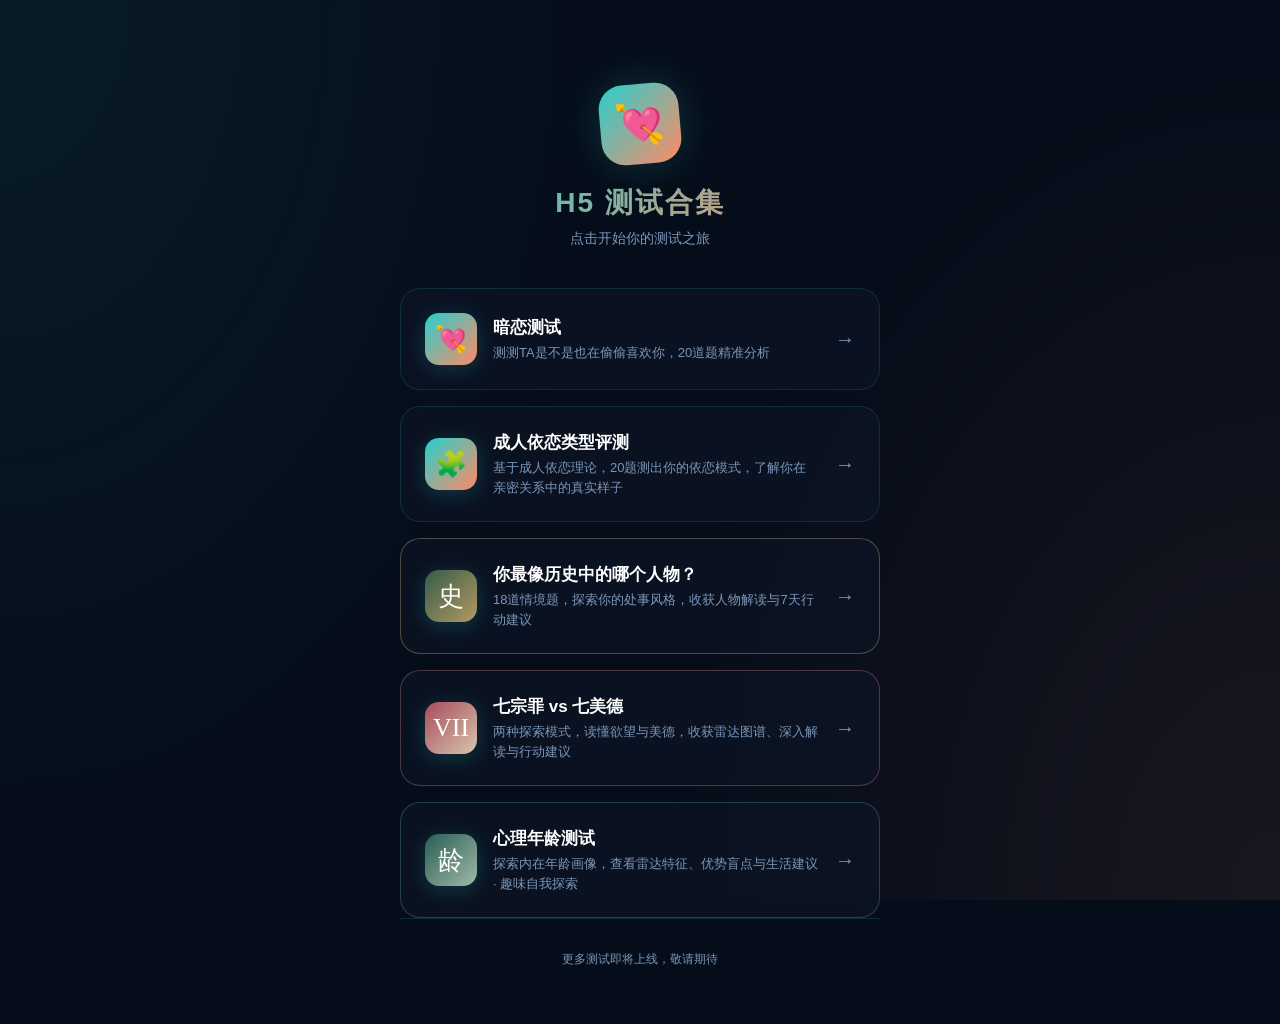
<file: index.html>
<!DOCTYPE html>
<html lang="zh-CN">
<head>
  <meta charset="UTF-8">
  <meta name="viewport" content="width=device-width, initial-scale=1.0">
  <title>ZenEval · H5测试合集</title>
  <style>
    :root{--bg:#060d1a;--card:rgba(12,21,37,.75);--border:rgba(38,208,206,.15);--accent:#26d0ce;--accent2:#ff8a65;--text:#fff;--gray:#7a96b8}
    *{margin:0;padding:0;box-sizing:border-box}
    body{font-family:-apple-system,BlinkMacSystemFont,'Segoe UI','Noto Sans SC',sans-serif;background:var(--bg);color:var(--text);min-height:100vh;overflow-x:hidden}
    body::before{content:'';position:fixed;top:0;left:0;width:50%;height:100%;background:radial-gradient(ellipse at top left,rgba(38,208,206,.08),transparent 70%);z-index:0}
    body::after{content:'';position:fixed;bottom:0;right:0;width:50%;height:100%;background:radial-gradient(ellipse at bottom right,rgba(255,138,101,.08),transparent 70%);z-index:0}
    .container{max-width:520px;margin:0 auto;padding:24px 20px;min-height:100vh;display:flex;flex-direction:column;position:relative;z-index:1}
    .header{text-align:center;margin:60px 0 40px}
    .logo{width:80px;height:80px;margin:0 auto 20px;background:linear-gradient(135deg,var(--accent),var(--accent2));border-radius:24px;display:flex;align-items:center;justify-content:center;font-size:40px;box-shadow:0 0 40px rgba(38,208,206,.2);transform:rotate(-5deg)}
    .title{font-size:28px;font-weight:700;background:linear-gradient(135deg,var(--accent),var(--accent2));-webkit-background-clip:text;-webkit-text-fill-color:transparent;letter-spacing:2px}
    .subtitle{font-size:14px;color:var(--gray);margin-top:8px}
    .list{flex:1;display:flex;flex-direction:column;gap:16px}
    .card{background:var(--card);backdrop-filter:blur(12px);border:1px solid var(--border);border-radius:20px;padding:24px;cursor:pointer;transition:all .3s ease;text-decoration:none;color:inherit;position:relative;overflow:hidden}
    .card::before{content:'';position:absolute;top:0;left:0;right:0;height:3px;background:linear-gradient(90deg,var(--accent),var(--accent2));opacity:0;transition:opacity .3s}
    .card:hover{transform:translateY(-4px);border-color:var(--accent2);box-shadow:0 8px 32px rgba(255,138,101,.1)}
    .card:hover::before{opacity:1}
    .card-header{display:flex;align-items:center;gap:16px}
    .card-icon{width:52px;height:52px;border-radius:14px;display:flex;align-items:center;justify-content:center;font-size:26px;flex-shrink:0;background:linear-gradient(135deg,var(--accent),var(--accent2));box-shadow:0 4px 20px rgba(38,208,206,.2)}
    .card-body{flex:1}
    .card-title{font-size:17px;font-weight:600;margin-bottom:4px}
    .card-desc{font-size:13px;color:var(--gray);line-height:1.5}
    .card-arrow{color:var(--gray);font-size:20px;transition:all .3s}
    .card:hover .card-arrow{color:var(--accent2);transform:translateX(4px)}
    .footer{text-align:center;padding:32px 0;color:var(--gray);font-size:12px;border-top:1px solid var(--border);margin-top:auto}
  </style>
</head>
<body>
<div class="container">
  <div class="header">
    <div class="logo">💘</div>
    <h1 class="title">H5 测试合集</h1>
    <p class="subtitle">点击开始你的测试之旅</p>
  </div>
  <div class="list">
    <a class="card" href="anlian/">
      <div class="card-header">
        <div class="card-icon">💘</div>
        <div class="card-body">
          <div class="card-title">暗恋测试</div>
          <div class="card-desc">测测TA是不是也在偷偷喜欢你，20道题精准分析</div>
        </div>
        <div class="card-arrow">→</div>
      </div>
    </a>
    <a class="card" href="attachment/">
      <div class="card-header">
        <div class="card-icon">🧩</div>
        <div class="card-body">
          <div class="card-title">成人依恋类型评测</div>
          <div class="card-desc">基于成人依恋理论，20题测出你的依恋模式，了解你在亲密关系中的真实样子</div>
        </div>
        <div class="card-arrow">→</div>
      </div>
    </a>
    <a class="card" href="history/" style="border-color:rgba(203,177,123,.35)">
      <div class="card-header">
        <div class="card-icon" style="background:linear-gradient(135deg,#355c47,#b49961);font-family:SimSun,serif">史</div>
        <div class="card-body">
          <div class="card-title">你最像历史中的哪个人物？</div>
          <div class="card-desc">18道情境题，探索你的处事风格，收获人物解读与7天行动建议</div>
        </div>
        <div class="card-arrow">→</div>
      </div>
    </a>
    <a class="card" href="sins/" style="border-color:rgba(181,113,116,.4)">
      <div class="card-header"><div class="card-icon" style="background:linear-gradient(135deg,#a74c5b,#d7c5ae);font-family:Georgia,serif">VII</div><div class="card-body"><div class="card-title">七宗罪 vs 七美德</div><div class="card-desc">两种探索模式，读懂欲望与美德，收获雷达图谱、深入解读与行动建议</div></div><div class="card-arrow">→</div></div>
    </a>
    <a class="card" href="xlnl/" style="border-color:rgba(73,141,127,.4)">
      <div class="card-header"><div class="card-icon" style="background:linear-gradient(135deg,#285e55,#a0b9a6)">龄</div><div class="card-body"><div class="card-title">心理年龄测试</div><div class="card-desc">探索内在年龄画像，查看雷达特征、优势盲点与生活建议 · 趣味自我探索</div></div><div class="card-arrow">→</div></div>
    </a>
    <!-- 新H5在这里添加，复制上面的card结构，改href/icon/title/desc即可 -->
  </div>
  <div class="footer">
    <div>更多测试即将上线，敬请期待</div>
  </div>
</div>
</body>
</html>
</file>
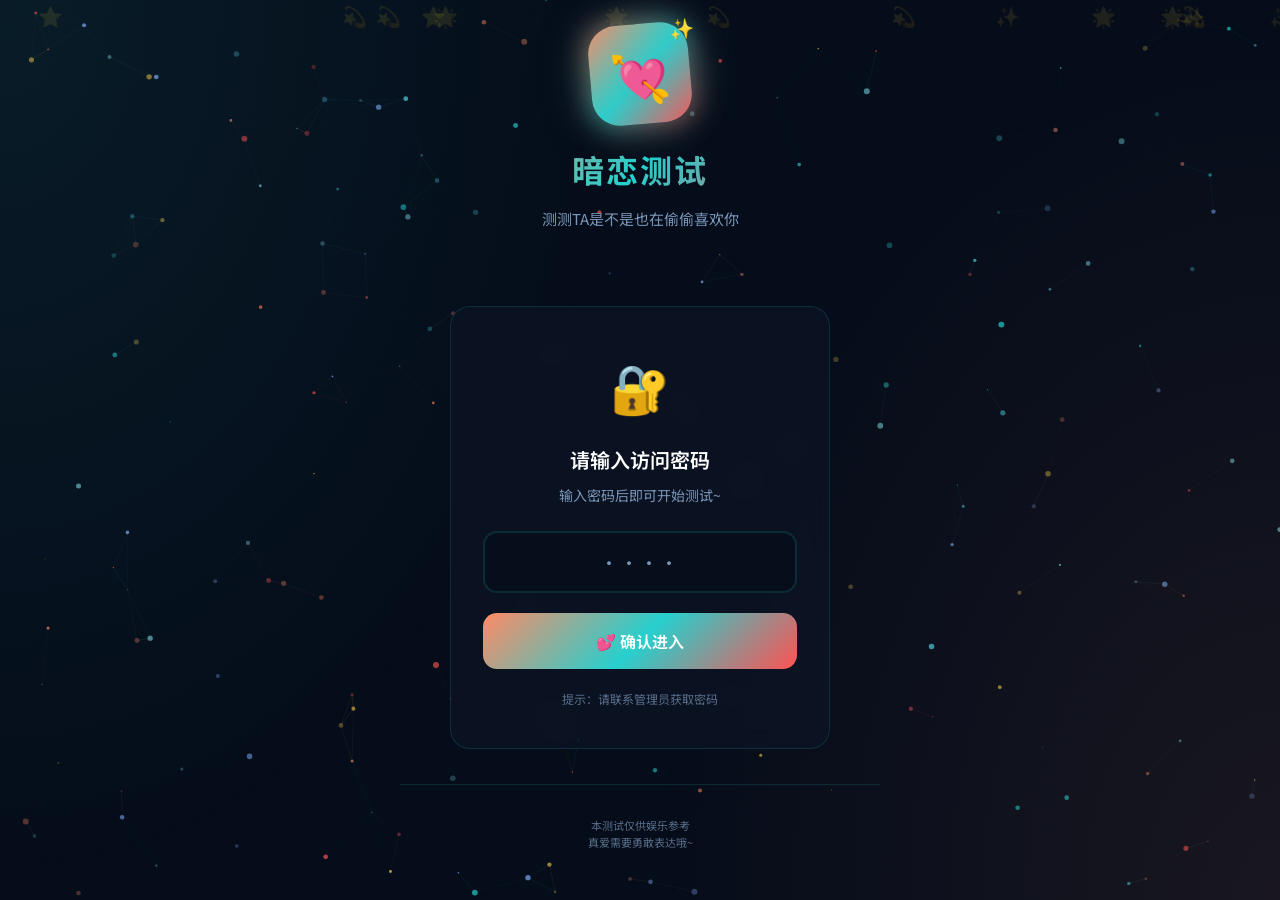
<file: anlian/index.html>
<!DOCTYPE html>
<html lang="zh-CN">
<head>
  <meta charset="UTF-8">
  <meta name="viewport" content="width=device-width, initial-scale=1.0">
  <title>测试模板</title>
  <link href="https://fonts.googleapis.com/css2?family=Noto+Sans+SC:wght@400;500;600;700&display=swap" rel="stylesheet">
  <style>
    :root{--bg-dark:#060d1a;--bg-card:rgba(12,21,37,.75);--bg-card-hover:#14203a;--border-color:rgba(38,208,206,.15);--primary-pink:#ff8a65;--primary-purple:#26d0ce;--primary-red:#ff5252;--primary-coral:#ffd54f;--primary-lavender:#82b1ff;--primary-green:#10b981;--primary-yellow:#fbbf24;--text-white:#fff;--text-gray:#7a96b8;--text-light:#a8c4e8;--gradient-main:linear-gradient(135deg,#ff8a65 0%,#26d0ce 50%,#ff5252 100%);--gradient-love:linear-gradient(135deg,#ff8a65,#ffd54f,#82b1ff);--radius-lg:20px;--radius-md:14px}
    *{margin:0;padding:0;box-sizing:border-box}body{font-family:'Noto Sans SC',sans-serif;background:var(--bg-dark);color:var(--text-white);line-height:1.6;min-height:100vh;overflow-x:hidden}
    body::before{content:'';position:fixed;top:0;left:0;width:50%;height:100%;background:radial-gradient(ellipse at top left,rgba(38,208,206,.08),transparent 70%);z-index:0;pointer-events:none}
    body::after{content:'';position:fixed;bottom:0;right:0;width:50%;height:100%;background:radial-gradient(ellipse at bottom right,rgba(255,138,101,.08),transparent 70%);z-index:0;pointer-events:none}
    #particles-canvas{position:fixed;top:0;left:0;width:100%;height:100%;z-index:0;pointer-events:none}
    .container{max-width:520px;margin:0 auto;padding:24px 20px;min-height:100vh;display:flex;flex-direction:column;position:relative;z-index:1}
    .header{text-align:center;margin-bottom:40px;animation:fadeInDown .6s ease}
    @keyframes fadeInDown{from{opacity:0;transform:translateY(-20px)}to{opacity:1;transform:translateY(0)}}
    @keyframes fadeInUp{from{opacity:0;transform:translateY(20px)}to{opacity:1;transform:translateY(0)}}
    @keyframes pulse{0%,100%{transform:scale(1)}50%{transform:scale(1.05)}}
    @keyframes heartbeat{0%,100%{transform:scale(1)}14%{transform:scale(1.15)}28%{transform:scale(1)}42%{transform:scale(1.15)}70%{transform:scale(1)}}
    @keyframes float{0%,100%{transform:translateY(0)}50%{transform:translateY(-10px)}}
    @keyframes slideOutLeft{from{opacity:1;transform:translateX(0)}to{opacity:0;transform:translateX(-30px)}}
    @keyframes slideInRight{from{opacity:0;transform:translateX(30px)}to{opacity:1;transform:translateX(0)}}
    @keyframes selectPulse{0%{box-shadow:0 0 0 0 rgba(255,138,101,.4)}70%{box-shadow:0 0 0 10px rgba(255,138,101,0)}100%{box-shadow:0 0 0 0 rgba(255,138,101,0)}}
    @keyframes shake{0%,100%{transform:translateX(0)}20%,60%{transform:translateX(-5px)}40%,80%{transform:translateX(5px)}}
    @keyframes sparkle{0%,100%{opacity:0;transform:scale(0)}50%{opacity:1;transform:scale(1)}}
    .logo{width:100px;height:100px;margin:0 auto 20px;background:var(--gradient-main);border-radius:28px;display:flex;align-items:center;justify-content:center;box-shadow:0 0 40px rgba(255,138,101,.25),0 0 60px rgba(38,208,206,.2);position:relative;animation:heartbeat 1.5s ease infinite;transform:rotate(-5deg)}
    .logo::before{content:'';position:absolute;inset:-3px;border-radius:28px;background:var(--gradient-main);z-index:-1;opacity:.5;filter:blur(12px)}
    .logo::after{content:'✨';position:absolute;top:-8px;right:-8px;font-size:20px;animation:sparkle 2s ease infinite}
    .logo-icon{font-size:48px}.title{font-size:32px;font-weight:700;margin-bottom:12px;background:var(--gradient-main);-webkit-background-clip:text;-webkit-text-fill-color:transparent;background-clip:text;letter-spacing:2px}
    .subtitle{font-size:15px;color:var(--text-gray)}.main-content{flex:1;display:flex;flex-direction:column;animation:fadeInUp .6s ease .2s both}
    .gender-page{flex:1;display:flex;flex-direction:column;justify-content:center;align-items:center;animation:fadeInUp .6s ease}
    .gender-card{background:var(--bg-card);backdrop-filter:blur(12px);-webkit-backdrop-filter:blur(12px);border-radius:var(--radius-lg);padding:40px 32px;border:1px solid var(--border-color);width:100%;max-width:420px;text-align:center}
    .gender-icon{font-size:56px;margin-bottom:20px;animation:float 3s ease infinite}.gender-title{font-size:22px;font-weight:600;color:var(--text-white);margin-bottom:8px}
    .gender-desc{font-size:14px;color:var(--text-gray);margin-bottom:28px;line-height:1.6}
    .gender-options{display:flex;gap:16px;justify-content:center;flex-wrap:wrap}
    .gender-btn{flex:1;min-width:140px;padding:20px 24px;background:var(--bg-dark);border:2px solid var(--border-color);border-radius:var(--radius-md);color:var(--text-white);font-size:16px;font-weight:600;cursor:pointer;transition:all .3s ease;font-family:inherit;display:flex;flex-direction:column;align-items:center;gap:10px}
    .gender-btn:hover{transform:translateY(-4px);border-color:var(--primary-pink);box-shadow:0 8px 30px rgba(255,138,101,.2)}
    .gender-btn.male:hover{border-color:var(--primary-purple);box-shadow:0 8px 30px rgba(38,208,206,.2)}
    .gender-btn .icon{font-size:32px}.gender-hint{margin-top:24px;font-size:13px;color:var(--text-gray);opacity:.8}
    .test-options{display:flex;flex-direction:column;gap:16px;margin-bottom:32px}
    .test-option{background:var(--bg-card);backdrop-filter:blur(12px);-webkit-backdrop-filter:blur(12px);border-radius:var(--radius-lg);padding:24px;transition:all .3s ease;cursor:pointer;border:1px solid var(--border-color);position:relative;overflow:hidden}
    .test-option::before{content:'';position:absolute;top:0;left:0;right:0;height:3px;background:var(--gradient-main);opacity:0;transition:opacity .3s ease}
    .test-option:hover{transform:translateY(-4px);border-color:var(--primary-pink);box-shadow:0 8px 32px rgba(255,138,101,.15)}
    .test-option:hover::before{opacity:1}
    .option-header{display:flex;align-items:center;gap:16px}
    .option-icon{width:56px;height:56px;border-radius:16px;display:flex;align-items:center;justify-content:center;font-size:28px;flex-shrink:0;background:var(--gradient-main);box-shadow:0 4px 20px rgba(255,138,101,.3)}
    .option-title{font-size:18px;font-weight:600;color:var(--text-white);margin-bottom:4px}.option-desc{font-size:13px;color:var(--text-gray);line-height:1.5}
    .disclaimer{background:var(--bg-card);backdrop-filter:blur(10px);-webkit-backdrop-filter:blur(10px);border-radius:var(--radius-md);padding:18px;margin-bottom:24px;border-left:4px solid var(--primary-coral);border:1px solid var(--border-color)}
    .disclaimer-title{font-size:14px;font-weight:600;color:var(--primary-coral);margin-bottom:8px;display:flex;align-items:center;gap:6px}.disclaimer-text{font-size:13px;color:var(--text-gray);line-height:1.6}
    .progress-container{margin-bottom:28px}.progress-bar{width:100%;height:8px;background:var(--border-color);border-radius:4px;overflow:hidden;margin-bottom:12px}
    .progress-fill{height:100%;background:var(--gradient-main);border-radius:4px;transition:width .5s ease;box-shadow:0 0 10px rgba(255,138,101,.3)}.progress-text{font-size:14px;color:var(--text-gray);text-align:center}
    .question-card{background:var(--bg-card);backdrop-filter:blur(12px);-webkit-backdrop-filter:blur(12px);border-radius:var(--radius-lg);padding:28px;border:1px solid var(--border-color);margin-bottom:20px}
    .question-card.slide-in{animation:slideInRight .4s ease}.question-card.slide-out{animation:slideOutLeft .3s ease forwards}
    .question-number{display:inline-block;background:var(--gradient-main);color:#fff;font-size:12px;font-weight:600;padding:4px 12px;border-radius:20px;margin-bottom:16px}
    .question-text{font-size:17px;font-weight:500;color:var(--text-white);margin-bottom:24px;line-height:1.7}.options-grid{display:grid;gap:12px}
    .option-item{background:rgba(6,13,26,.6);border:2px solid var(--border-color);border-radius:var(--radius-md);padding:16px 20px;cursor:pointer;transition:all .25s ease;display:flex;align-items:center;gap:14px}
    .option-item:hover{border-color:var(--primary-pink);background:rgba(255,138,101,.05)}
    .option-item.selected{border-color:var(--primary-pink);background:rgba(255,138,101,.1);box-shadow:0 0 20px rgba(255,138,101,.15);animation:selectPulse .5s ease}
    .option-radio{width:22px;height:22px;border:2px solid var(--border-color);border-radius:6px;position:relative;flex-shrink:0;transition:all .25s ease}
    .option-item:hover .option-radio{border-color:var(--primary-pink)}.option-item.selected .option-radio{border-color:var(--primary-pink);background:var(--primary-pink)}
    .option-item.selected .option-radio::after{content:'';position:absolute;top:50%;left:50%;transform:translate(-50%,-50%) rotate(45deg);width:6px;height:10px;border:solid var(--bg-dark);border-width:0 2px 2px 0}
    .option-label{font-size:15px;color:var(--text-light);font-weight:500;transition:color .25s ease}.option-item.selected .option-label{color:var(--primary-pink)}
    .navigation{display:flex;gap:12px;margin-top:24px}
    .btn{flex:1;padding:16px 24px;border:none;border-radius:var(--radius-md);font-size:15px;font-weight:600;cursor:pointer;transition:all .3s ease;font-family:inherit}
    .btn-primary{background:var(--gradient-main);color:#fff;box-shadow:0 4px 20px rgba(255,138,101,.25)}
    .btn-primary:hover:not(:disabled){transform:translateY(-2px);box-shadow:0 6px 30px rgba(255,138,101,.35)}
    .btn-secondary{background:var(--bg-card);color:var(--text-light);border:1px solid var(--border-color)}
    .btn-secondary:hover:not(:disabled){background:var(--bg-card-hover);border-color:var(--primary-pink);color:var(--primary-pink)}
    .btn:disabled{opacity:.4;cursor:not-allowed}.auto-next-hint{text-align:center;font-size:12px;color:var(--text-gray);margin-top:16px;opacity:.7}
    .result-card{background:var(--bg-card);backdrop-filter:blur(12px);-webkit-backdrop-filter:blur(12px);border-radius:var(--radius-lg);padding:32px;border:1px solid var(--border-color);text-align:center;margin-bottom:20px;position:relative;overflow:hidden}
    .result-card::before{content:'';position:absolute;top:0;left:0;right:0;height:4px;background:var(--gradient-main)}
    .result-icon{font-size:64px;margin-bottom:20px;animation:heartbeat 1.5s ease infinite}
    .result-title{font-size:26px;font-weight:700;margin-bottom:20px;color:var(--text-white)}
    .result-score{font-size:48px;font-weight:700;margin-bottom:12px;background:var(--gradient-main);-webkit-background-clip:text;-webkit-text-fill-color:transparent;background-clip:text}
    .result-level{font-size:16px;font-weight:600;margin-bottom:20px;padding:10px 24px;border-radius:30px;display:inline-block}
    .result-level.low{background:rgba(122,150,184,.15);color:var(--text-gray);border:1px solid rgba(122,150,184,.3)}
    .result-level.medium{background:rgba(130,177,255,.15);color:var(--primary-lavender);border:1px solid rgba(130,177,255,.3)}
    .result-level.high{background:rgba(255,138,101,.15);color:var(--primary-pink);border:1px solid rgba(255,138,101,.3)}
    .result-level.super{background:rgba(255,82,82,.15);color:var(--primary-red);border:1px solid rgba(255,82,82,.3)}
    .analysis-section{background:var(--bg-card);backdrop-filter:blur(12px);-webkit-backdrop-filter:blur(12px);border-radius:var(--radius-lg);padding:24px;margin:16px 0;border:1px solid var(--border-color);text-align:left}
    .analysis-title{font-size:18px;font-weight:600;color:var(--text-white);margin-bottom:16px;display:flex;align-items:center;gap:10px}
    .analysis-content{font-size:14px;color:var(--text-gray);line-height:1.8;white-space:pre-line}
    .type-badge{display:inline-block;background:var(--gradient-main);color:#fff;padding:8px 18px;border-radius:25px;font-size:14px;font-weight:600;margin-bottom:16px}
    .signals-list{background:rgba(255,138,101,.05);border-radius:var(--radius-md);padding:16px;margin-top:16px;border:1px solid rgba(255,138,101,.1)}
    .signals-list strong{color:var(--primary-pink);display:block;margin-bottom:12px}
    .signal-item{padding:10px 0;border-bottom:1px solid var(--border-color);color:var(--text-light);font-size:14px;display:flex;align-items:center;gap:8px}.signal-item:last-child{border-bottom:none}
    .signal-item::before{content:'💫';font-size:12px}
    .dimension-section{background:var(--bg-card);backdrop-filter:blur(12px);-webkit-backdrop-filter:blur(12px);border-radius:var(--radius-lg);padding:24px;margin:16px 0;border:1px solid var(--border-color)}
    .dimension-title{font-size:18px;font-weight:600;color:var(--text-white);margin-bottom:24px;display:flex;align-items:center;justify-content:center;gap:10px}
    .dimension-item{margin-bottom:20px}.dimension-item:last-child{margin-bottom:0}
    .dimension-label{display:flex;justify-content:space-between;margin-bottom:10px;font-size:14px;color:var(--text-light);font-weight:500}
    .dimension-bar{width:100%;height:12px;background:var(--border-color);border-radius:6px;overflow:hidden}
    .dimension-fill{height:100%;border-radius:6px;transition:width .8s ease}
    .dimension-fill.low{background:linear-gradient(90deg,#7a96b8,#82b1ff);box-shadow:0 0 15px rgba(130,177,255,.4)}
    .dimension-fill.medium{background:linear-gradient(90deg,#82b1ff,#ffd54f);box-shadow:0 0 15px rgba(255,213,79,.4)}
    .dimension-fill.high{background:linear-gradient(90deg,#ffd54f,#ff8a65);box-shadow:0 0 15px rgba(255,138,101,.4)}
    .dimension-fill.super{background:linear-gradient(90deg,#ff8a65,#ff5252);box-shadow:0 0 15px rgba(255,82,82,.4)}
    .advice-section{background:var(--bg-card);backdrop-filter:blur(12px);-webkit-backdrop-filter:blur(12px);border-radius:var(--radius-lg);padding:24px;margin:16px 0;border:1px solid var(--border-color)}
    .advice-title{font-size:18px;font-weight:600;color:var(--text-white);margin-bottom:20px;display:flex;align-items:center;justify-content:center;gap:10px}
    .advice-grid{display:grid;gap:12px}
    .advice-item{background:rgba(6,13,26,.6);border-radius:var(--radius-md);padding:16px;border:1px solid var(--border-color)}
    .advice-item-title{font-size:14px;font-weight:600;color:var(--primary-pink);margin-bottom:8px;display:flex;align-items:center;gap:8px}
    .advice-item-text{font-size:13px;color:var(--text-gray);line-height:1.6}
    .love-meter{background:var(--bg-card);backdrop-filter:blur(12px);-webkit-backdrop-filter:blur(12px);border-radius:var(--radius-lg);padding:24px;margin:16px 0;border:1px solid var(--border-color);text-align:center}
    .love-meter-title{font-size:16px;font-weight:600;color:var(--text-white);margin-bottom:20px}
    .love-hearts{display:flex;justify-content:center;gap:8px;font-size:28px;margin-bottom:16px}
    .love-heart{opacity:.3;transition:all .3s ease}.love-heart.active{opacity:1;animation:heartbeat 1s ease infinite}
    .love-heart.active:nth-child(2){animation-delay:.1s}.love-heart.active:nth-child(3){animation-delay:.2s}
    .love-heart.active:nth-child(4){animation-delay:.3s}.love-heart.active:nth-child(5){animation-delay:.4s}
    .love-percentage{font-size:14px;color:var(--text-gray)}
    .password-page{flex:1;display:flex;flex-direction:column;justify-content:center;align-items:center;animation:fadeInUp .6s ease}
    .password-card{background:var(--bg-card);backdrop-filter:blur(12px);-webkit-backdrop-filter:blur(12px);border-radius:var(--radius-lg);padding:40px 32px;border:1px solid var(--border-color);width:100%;max-width:380px;text-align:center}
    .password-icon{font-size:48px;margin-bottom:20px}.password-title{font-size:20px;font-weight:600;color:var(--text-white);margin-bottom:8px}
    .password-desc{font-size:14px;color:var(--text-gray);margin-bottom:24px}.password-input-wrap{position:relative;margin-bottom:20px}
    .password-input{width:100%;padding:16px 20px;background:rgba(6,13,26,.6);border:2px solid var(--border-color);border-radius:var(--radius-md);color:var(--text-white);font-size:18px;font-family:inherit;text-align:center;letter-spacing:8px;transition:all .3s ease;outline:none}
    .password-input:focus{border-color:var(--primary-pink);box-shadow:0 0 20px rgba(255,138,101,.15)}
    .password-input.error{border-color:var(--primary-red);animation:shake .5s ease}.password-input::placeholder{letter-spacing:2px;color:var(--text-gray)}
    .password-error{color:var(--primary-red);font-size:13px;margin-top:-12px;margin-bottom:16px;display:none}.password-error.show{display:block}
    .password-btn{width:100%;padding:16px 24px;background:var(--gradient-main);border:none;border-radius:var(--radius-md);color:#fff;font-size:16px;font-weight:600;cursor:pointer;transition:all .3s ease;font-family:inherit}
    .password-btn:hover{transform:translateY(-2px);box-shadow:0 6px 30px rgba(255,138,101,.35)}.password-hint{margin-top:20px;font-size:12px;color:var(--text-gray);opacity:.7}
    .result-advice{background:var(--bg-card);backdrop-filter:blur(10px);-webkit-backdrop-filter:blur(10px);border-radius:var(--radius-md);padding:20px;margin:16px 0;border:1px solid var(--border-color);border-left:4px solid var(--primary-lavender)}
    .result-advice-title{font-size:16px;font-weight:600;color:var(--primary-lavender);margin-bottom:12px}
    .result-advice-text{font-size:14px;color:var(--text-gray);line-height:1.7}
    .footer{margin-top:auto;text-align:center;padding:32px 0 24px;color:var(--text-gray);font-size:13px;border-top:1px solid var(--border-color)}
    .footer-note{font-size:11px;line-height:1.6;color:var(--text-gray);opacity:.7}
    .floating-hearts{position:fixed;top:0;left:0;width:100%;height:100%;pointer-events:none;overflow:hidden;z-index:0}
    .floating-heart{position:absolute;font-size:20px;opacity:0.1;animation:floatUp 15s linear infinite}
    @keyframes floatUp{0%{transform:translateY(100vh) rotate(0deg);opacity:0}10%{opacity:0.1}90%{opacity:0.1}100%{transform:translateY(-100px) rotate(360deg);opacity:0}}
  </style>
</head>
<body>
<canvas id="particles-canvas"></canvas>
<div class="floating-hearts" id="floating-hearts"></div>
<div class="container">
  <div class="header">
    <div class="logo"><div class="logo-icon" id="logo-icon">💘</div></div>
    <h1 class="title" id="page-title">暗恋测试</h1>
    <p class="subtitle" id="page-subtitle">测测TA是不是也在偷偷喜欢你</p>
  </div>
  <div class="main-content" id="main-content"></div>
  <div class="footer">
    <div class="footer-note" id="footer-note">本测试仅供娱乐参考<br>真爱需要勇敢表达哦~</div>
  </div>
</div>
<script>
/* ================================================================
 *  H5测试模板引擎 — 换主题只需修改下面 THEME_CONFIG
 *  模板支持占位符: {pronoun} {count} {current} {total} {score} {percentage}
 * ================================================================ */

const THEME_CONFIG = {

  /* ---- 页面基础信息 ---- */
  pageTitle: "TA是不是暗恋你？| 暗恋测试",
  logoEmoji: "💘",
  title: "暗恋测试",
  subtitle: "测测TA是不是也在偷偷喜欢你",

  /* ---- 密码保护 (enabled=false 则跳过密码页直接进入) ---- */
  password: {
    enabled: true,
    value: "5233",
    icon: "🔐",
    title: "请输入访问密码",
    desc: "输入密码后即可开始测试~",
    btnText: "💕 确认进入",
    errorText: "密码错误，请重新输入",
    hint: "提示：请联系管理员获取密码"
  },

  /* ---- 性别/分组选择 (enabled=false 则跳过直接用 defaultGroup 的题目) ---- */
  genderSelection: {
    enabled: true,
    icon: "💝",
    title: "首先，告诉我你的性别",
    desc: "我们将根据你的性别，为你定制专属的测试题目~",
    options: [
      { id: "male",   icon: "👦", label: "我是男生", cssClass: "male",   pronoun: "她" },
      { id: "female", icon: "👧", label: "我是女生", cssClass: "female", pronoun: "他" }
    ],
    hintTemplate: "🔮 约3-5分钟完成"
  },

  /* ---- 开始测试页 ---- */
  startPage: {
    icon: "💕",
    title: "开始测试",
    descTemplate: "从日常互动出发，分析{pronoun}对你的态度",
    disclaimer: {
      icon: "💝",
      title: "温馨提示",
      textTemplate: "请根据{pronoun}平时对你的真实表现来回答，不要过度脑补或美化哦~测试结果仅供参考，真爱还需要勇敢表达！"
    }
  },

  /* ---- 答题页配置 ---- */
  quizPage: {
    progressTemplate: "第 {current} 题，共 {total} 题",
    autoNextHint: "💫 选择后自动跳转下一题",
    prevBtn: "← 上一题",
    nextBtn: "下一题 →",
    resultBtn: "查看结果 💘",
    autoNext: true
  },

  /* ---- 题目 (按分组 key 对应 genderSelection.options 的 id；若 genderSelection.enabled=false 用 defaultGroup) ---- */
  questions: {
    male: [
      "当你们有眼神接触时，她是否会快速移开视线或脸红？",
      "她是否会在社交媒体上特别关注你的动态？",
      "她是否会找各种理由和你待在一起？",
      "她是否会主动关心你的身体状况或心情？",
      "当你们聊天时，她是否会主动找话题延续对话？",
      "她是否会主动给你带小礼物或好吃的？",
      "她是否会记住你们之间的重要日子或对话？",
      "当你和其他女生说话时，她是否会表现得有些不自然？",
      "当你心情不好时，她是否特别敏感并想要安慰你？",
      "她是否会记住你无意间提到的小事（比如你喜欢的食物、电影等）？",
      "当你们一起走路时，她是否会不自觉地靠近你？",
      "她是否愿意和你分享她的私人事情或小秘密？",
      "她是否经常通过朋友来打听你的消息？",
      "她是否曾经暗示过想和你有更多的相处时间？",
      "她发消息给你的时候，是否经常使用可爱的表情包或语气词？",
      "她对你说话的语气是否比对其他人更温柔？",
      "当你需要帮助时，她是否总是第一时间出现？",
      "当你们在一起时，你是否注意到她会不自觉地整理头发或衣服？",
      "她是否会主动邀请你参加她的活动或聚会？",
      "当你夸她的时候，她是否会表现得很开心但又有点害羞？"
    ],
    female: [
      "当你们有眼神接触时，他是否会微笑或表现得有些紧张？",
      "他是否会主动在社交媒体上和你互动？",
      "他是否会找各种借口和你说话或见面？",
      "他是否会主动关心你的安全（比如提醒你路上小心）？",
      "当你们聊天时，他是否会认真回复你的每一条消息？",
      "他是否会注意到你的新发型、新衣服等细节？",
      "他是否会记住你的生日或其他重要日子？",
      "当你和其他男生互动时，他是否会显得有些在意？",
      "当你不开心时，他是否会第一时间发现并关心你？",
      "他是否会特意记住你说过的话，并在之后提起？",
      "当你们一起时，他是否会表现得比平时话多或话少？",
      "他是否愿意和你分享他的想法和困扰？",
      "他是否会在朋友面前提起你或夸赞你？",
      "他是否曾经用行动暗示过他对你的特别关注？",
      "他是否愿意花时间陪你做你喜欢的事情？",
      "他对你说话时是否比对别人更耐心？",
      "当你遇到困难时，他是否会主动提供帮助？",
      "当你们在一起时，他是否会不自觉地看向你？",
      "他是否会主动邀请你一起做某些事情？",
      "当你夸他的时候，他是否会显得有点不好意思？"
    ]
  },

  /* ---- genderSelection.enabled=false 时使用的默认分组 key ---- */
  defaultGroup: "male",

  /* ---- 选项 (label=显示文字, value=分值) ---- */
  options: [
    { label: "从来没有",   value: 0 },
    { label: "偶尔一两次", value: 1 },
    { label: "有时候会",   value: 2 },
    { label: "经常这样",   value: 3 },
    { label: "每次都是",   value: 4 }
  ],

  /* ---- 结果配置 ---- */
  results: {
    scoreTitle: "测试完成",
    maxScore: 80,  // 题数 × 每题最高分值

    heartMeter: {
      icon: "💫",
      titleTemplate: "{pronoun}对你的心动指数",
      heartEmoji: "⭐",
      percentageTemplate: "心动概率：约 {percentage}%"
    },

    analysis: {
      icon: "💌",
      title: "详细分析",
      signalsIcon: "💫",
      signalsTitleTemplate: "{pronoun}喜欢你的信号："
    },

    /* 等级: 按 minScore 从高到低匹配，命中第一个即停 */
    levels: [
      {
        minScore: 65,
        level: "💖 超级心动",
        icon: "😍",
        cssClass: "super",
        loveType: "铁证如山型",
        summaryTemplate: "{pronoun}对你的好感已经藏不住了！从{pronoun}的行为来看，{pronoun}对你有着明显的特殊感情。{pronoun}不仅关注你的一举一动，还在很多细节上表现出对你的在意。\n\n恭喜你，{pronoun}大概率是喜欢你的！不过表白还是要选对时机哦~",
        signals: [
          { questionIndex: 4,  minValue: 3, text: "主动找你聊天，想要了解你更多" },
          { questionIndex: 7,  minValue: 3, text: "在意你和其他异性的互动" },
          { questionIndex: 3,  minValue: 3, text: "特别关心你的身体和心情" },
          { questionIndex: 2,  minValue: 3, text: "找各种理由想和你待在一起" },
          { questionIndex: 13, minValue: 3, text: "暗示过想要更多相处时间" }
        ]
      },
      {
        minScore: 50,
        level: "💗 好感满满",
        icon: "🥰",
        cssClass: "high",
        loveType: "暗流涌动型",
        summaryTemplate: "{pronoun}对你的好感度很高！虽然{pronoun}可能还没有明确表达，但从很多细节都能看出{pronoun}对你有特别的感觉。{pronoun}会特别在意你，也愿意为你付出。\n\n建议你可以制造更多独处的机会，看看{pronoun}的反应~",
        signals: [
          { questionIndex: 9,  minValue: 2, text: "会记住你说过的话" },
          { questionIndex: 11, minValue: 2, text: "愿意和你分享私人事情" },
          { questionIndex: 16, minValue: 2, text: "总是第一时间帮助你" },
          { questionIndex: 15, minValue: 2, text: "对你说话特别温柔/耐心" }
        ]
      },
      {
        minScore: 35,
        level: "💜 有点意思",
        icon: "🤔",
        cssClass: "medium",
        loveType: "若即若离型",
        summaryTemplate: "{pronoun}对你有一定的好感，但还不是非常明显。{pronoun}可能还在观察和了解你，或者性格比较内敛不善于表达。\n\n建议继续保持互动，创造更多了解彼此的机会。如果你喜欢{pronoun}，可以适当主动一些哦~",
        signals: [
          { questionIndex: 4,  minValue: 2, text: "会主动和你聊天" },
          { questionIndex: 14, minValue: 2, text: "愿意陪你做一些事" },
          { questionIndex: 18, minValue: 2, text: "会邀请你参加活动" }
        ]
      },
      {
        minScore: 0,
        level: "🤍 朋友状态",
        icon: "🙂",
        cssClass: "low",
        loveType: "普通朋友型",
        summaryTemplate: "目前来看，{pronoun}对你的表现更像是普通朋友之间的相处。不过别灰心！感情是可以慢慢培养的。\n\n如果你喜欢{pronoun}，可以尝试增加互动，展现自己的魅力。也许{pronoun}只是还没发现你的好呢~",
        signals: [
          { questionIndex: -1, minValue: 0, text: "目前没有太明显的特殊对待" }
        ]
      }
    ],

    /* 维度分析: questionIndices 为 0-based 题号，maxScore = 该维度题数 × 最高分值 */
    dimensions: {
      title: "📊 四维度分析",
      items: [
        { icon: "👀", name: "关注度", questionIndices: [4,9,0,1,13] },
        { icon: "💗", name: "关心度", questionIndices: [3,16,2,8] },
        { icon: "🤝", name: "亲密度", questionIndices: [14,11,15,10,18] },
        { icon: "✨", name: "专属感", questionIndices: [17,12,7,5,19,6] }
      ]
    },

    /* 建议: 按 minScore 从高到低匹配，命中第一个即停 */
    advice: {
      title: "💡 给你的建议",
      groups: [
        {
          minScore: 50,
          items: [
            { icon: "🎯", title: "抓住时机", textTemplate: "{pronoun}对你的好感已经很明显了，可以选择一个合适的时机和氛围，勇敢表达你的心意。" },
            { icon: "💫", title: "创造浪漫", textTemplate: "多制造一些独处的机会，比如一起看电影、散步等，让感情自然升温。" }
          ]
        },
        {
          minScore: 35,
          items: [
            { icon: "🌟", title: "展现魅力", textTemplate: "继续保持你的优点，让{pronoun}看到更多你的闪光点。" },
            { icon: "💬", title: "增加互动", textTemplate: "多找机会和{pronoun}聊天、相处，加深彼此的了解。" }
          ]
        },
        {
          minScore: 0,
          items: [
            { icon: "😊", title: "做好自己", textTemplate: "不要刻意迎合，继续做最真实的自己，吸引力自然会来。" },
            { icon: "🌈", title: "保持乐观", textTemplate: "感情需要时间培养，不要着急，缘分到了自然会开花结果。" }
          ]
        }
      ]
    },

    /* 结果页底部免责 */
    disclaimer: {
      icon: "💝",
      title: "温馨提示",
      text: "本测试仅供娱乐参考，感情的事情复杂多变，不能仅凭一个测试就下定论。最重要的是用心去感受，勇敢去表达。祝你幸福！"
    }
  },

  /* ---- 结果页按钮 ---- */
  resultButtons: {
    restart: "🔄 重新测试",
    home: "🏠 返回首页"
  },

  /* ---- 底部文字 ---- */
  footer: {
    note: "本测试仅供娱乐参考<br>真爱需要勇敢表达哦~"
  },

  /* ---- 漂浮emoji ---- */
  floatingEmojis: ['💫','⭐','🌟','✨','🌙','💫','⭐','🌟'],
  floatingCount: 15,

  /* ---- 粒子背景颜色 ---- */
  particleColors: ['#ff8a65','#26d0ce','#ff5252','#ffd54f','#82b1ff','#4dd0e1','#80deea']
};

/* ================================================================ * 
 *  模板引擎 — 以下代码通用，换主题无需修改
 * ================================================================ */

// 模板占位符替换: tpl("第{current}题", {current:1}) => "第1题"
function tpl(t,vars){
  return t.replace(/\{(\w+)\}/g,function(_,k){
    return vars[k]!==undefined?String(vars[k]):'';
  });
}

// 运行时状态
var testData={
  group:null,
  pronoun:'',
  currentQuestion:0,
  answers:[],
  isTransitioning:false
};

// 获取当前分组的题目
function getQuestions(){
  var gkey=testData.group||THEME_CONFIG.defaultGroup;
  return THEME_CONFIG.questions[gkey];
}

// 获取选项最高分值
function getMaxOptionValue(){
  var max=0;
  THEME_CONFIG.options.forEach(function(o){if(o.value>max)max=o.value});
  return max;
}

// ===== 初始化页面 =====
function initPage(){
  document.title=THEME_CONFIG.pageTitle;
  document.getElementById('logo-icon').textContent=THEME_CONFIG.logoEmoji;
  document.getElementById('page-title').textContent=THEME_CONFIG.title;
  document.getElementById('page-subtitle').textContent=THEME_CONFIG.subtitle;
  document.getElementById('footer-note').innerHTML=THEME_CONFIG.footer.note;

  if(THEME_CONFIG.password.enabled){
    showPasswordPage();
  }else{
    showGroupPage();
  }
}

// ===== 漂浮emoji =====
function createFloatingEmojis(){
  var container=document.getElementById('floating-hearts');
  var emojis=THEME_CONFIG.floatingEmojis;
  var count=THEME_CONFIG.floatingCount;
  for(var i=0;i<count;i++){
    var el=document.createElement('div');
    el.className='floating-heart';
    el.textContent=emojis[Math.floor(Math.random()*emojis.length)];
    el.style.left=Math.random()*100+'%';
    el.style.animationDelay=Math.random()*15+'s';
    el.style.animationDuration=(15+Math.random()*10)+'s';
    container.appendChild(el);
  }
}

// ===== 粒子系统 =====
class ParticleSystem{
  constructor(canvas){
    this.canvas=canvas;this.ctx=canvas.getContext('2d');this.particles=[];
    this.mouse={x:null,y:null,radius:150};
    this.colors=THEME_CONFIG.particleColors;
    this.resize();this.init();this.animate();
    window.addEventListener('resize',()=>{this.resize();this.init()});
    window.addEventListener('mousemove',(e)=>{this.mouse.x=e.x;this.mouse.y=e.y});
    window.addEventListener('mouseout',()=>{this.mouse.x=null;this.mouse.y=null});
  }
  resize(){this.canvas.width=window.innerWidth;this.canvas.height=window.innerHeight}
  init(){
    this.particles=[];
    var num=Math.floor((this.canvas.width*this.canvas.height)/6000);
    for(var i=0;i<num;i++){
      var size=Math.random()*2.5+0.5;
      var x=Math.random()*this.canvas.width;
      var y=Math.random()*this.canvas.height;
      this.particles.push({x:x,y:y,size:size,speedX:(Math.random()-0.5)*0.6,speedY:(Math.random()-0.5)*0.6,color:this.colors[Math.floor(Math.random()*this.colors.length)],opacity:Math.random()*0.5+0.2,baseX:x,baseY:y});
    }
  }
  drawParticle(p){
    this.ctx.beginPath();this.ctx.arc(p.x,p.y,p.size,0,Math.PI*2);
    this.ctx.fillStyle=p.color;this.ctx.globalAlpha=p.opacity;this.ctx.fill();this.ctx.globalAlpha=1;
  }
  connectParticles(){
    var maxDist=80;
    for(var i=0;i<this.particles.length;i++){
      for(var j=i+1;j<this.particles.length;j++){
        var dx=this.particles[i].x-this.particles[j].x;
        var dy=this.particles[i].y-this.particles[j].y;
        var dist=Math.sqrt(dx*dx+dy*dy);
        if(dist<maxDist){
          this.ctx.beginPath();this.ctx.strokeStyle=this.particles[i].color;
          this.ctx.globalAlpha=(1-dist/maxDist)*0.2;this.ctx.lineWidth=0.5;
          this.ctx.moveTo(this.particles[i].x,this.particles[i].y);
          this.ctx.lineTo(this.particles[j].x,this.particles[j].y);
          this.ctx.stroke();this.ctx.globalAlpha=1;
        }
      }
    }
  }
  update(){
    for(var p of this.particles){
      if(this.mouse.x!==null){
        var dx=this.mouse.x-p.x,dy=this.mouse.y-p.y;
        var dist=Math.sqrt(dx*dx+dy*dy);
        if(dist<this.mouse.radius){
          var force=(this.mouse.radius-dist)/this.mouse.radius;
          p.x-=dx/dist*force*2;p.y-=dy/dist*force*2;
        }
      }
      p.x+=(p.baseX-p.x)*0.012+p.speedX;p.y+=(p.baseY-p.y)*0.012+p.speedY;
      if(p.x<0||p.x>this.canvas.width)p.speedX*=-1;
      if(p.y<0||p.y>this.canvas.height)p.speedY*=-1;
    }
  }
  animate(){
    this.ctx.clearRect(0,0,this.canvas.width,this.canvas.height);
    for(var p of this.particles)this.drawParticle(p);
    this.connectParticles();this.update();
    requestAnimationFrame(()=>this.animate());
  }
}

// ===== 密码页 =====
function showPasswordPage(){
  var pc=THEME_CONFIG.password;
  var html='<div class="password-page"><div class="password-card">';
  html+='<div class="password-icon">'+pc.icon+'</div>';
  html+='<div class="password-title">'+pc.title+'</div>';
  html+='<div class="password-desc">'+pc.desc+'</div>';
  html+='<div class="password-input-wrap">';
  html+='<input type="password" class="password-input" id="password-input" placeholder="••••" maxlength="'+pc.value.length+'" oninput="checkPassword()" onkeypress="if(event.keyCode===13)verifyPassword()">';
  html+='</div>';
  html+='<div class="password-error" id="password-error">'+pc.errorText+'</div>';
  html+='<button class="password-btn" onclick="verifyPassword()">'+pc.btnText+'</button>';
  html+='<div class="password-hint">'+pc.hint+'</div>';
  html+='</div></div>';
  document.getElementById('main-content').innerHTML=html;
}

function checkPassword(){
  document.getElementById('password-input').classList.remove('error');
  document.getElementById('password-error').classList.remove('show');
}

function verifyPassword(){
  var input=document.getElementById('password-input');
  if(input.value===THEME_CONFIG.password.value){
    showGroupPage();
  }else{
    input.classList.add('error');
    document.getElementById('password-error').classList.add('show');
    input.value='';
  }
}

// ===== 分组/性别选择页 =====
function showGroupPage(){
  var gs=THEME_CONFIG.genderSelection;
  if(!gs.enabled){
    testData.group=THEME_CONFIG.defaultGroup;
    var defOpt=gs.options.find(function(o){return o.id===THEME_CONFIG.defaultGroup});
    testData.pronoun=defOpt?defOpt.pronoun:'';
    showStartPage();
    return;
  }
  var q=getQuestions();
  var qCount=q?q.length:0;
  var html='<div class="gender-page"><div class="gender-card">';
  html+='<div class="gender-icon">'+gs.icon+'</div>';
  html+='<div class="gender-title">'+gs.title+'</div>';
  html+='<div class="gender-desc">'+gs.desc+'</div>';
  html+='<div class="gender-options">';
  gs.options.forEach(function(opt){
    html+='<button class="gender-btn '+opt.cssClass+'" onclick="selectGroup(\''+opt.id+'\',\''+opt.pronoun+'\')"><span class="icon">'+opt.icon+'</span><span>'+opt.label+'</span></button>';
  });
  html+='</div>';
  html+='<div class="gender-hint">'+tpl(gs.hintTemplate,{count:qCount})+'</div>';
  html+='</div></div>';
  document.getElementById('main-content').innerHTML=html;
}

function selectGroup(groupId,pronoun){
  testData.group=groupId;
  testData.pronoun=pronoun;
  showStartPage();
}

// ===== 开始测试页 =====
function showStartPage(){
  var sp=THEME_CONFIG.startPage;
  var q=getQuestions();
  var qCount=q?q.length:0;
  var vars={count:qCount,pronoun:testData.pronoun};

  var html='<div class="test-options">';
  html+='<div class="test-option" onclick="startTest()">';
  html+='<div class="option-header">';
  html+='<div class="option-icon">'+sp.icon+'</div>';
  html+='<div>';
  html+='<div class="option-title">'+sp.title+'</div>';
  html+='<div class="option-desc">'+tpl(sp.descTemplate,vars)+'</div>';
  html+='</div></div></div></div>';
  html+='<div class="disclaimer">';
  html+='<div class="disclaimer-title">'+sp.disclaimer.icon+' '+sp.disclaimer.title+'</div>';
  html+='<div class="disclaimer-text">'+tpl(sp.disclaimer.textTemplate,vars)+'</div>';
  html+='</div>';
  document.getElementById('main-content').innerHTML=html;
}

function startTest(){
  testData.currentQuestion=0;
  testData.isTransitioning=false;
  testData.answers=new Array(getQuestions().length).fill(null);
  showQuestion();
}

// ===== 答题页 =====
function showQuestion(animate){
  var q=getQuestions();
  var o=THEME_CONFIG.options;
  var qp=THEME_CONFIG.quizPage;
  var p=((testData.currentQuestion+1)/q.length)*100;
  var vars={current:testData.currentQuestion+1,total:q.length,count:q.length,pronoun:testData.pronoun};

  var html='<div class="progress-container">';
  html+='<div class="progress-bar"><div class="progress-fill" style="width:'+p+'%"></div></div>';
  html+='<div class="progress-text">'+tpl(qp.progressTemplate,vars)+'</div></div>';

  html+='<div class="question-card'+(animate?' slide-in':'')+'" id="question-card">';
  html+='<div class="question-number">Q'+(testData.currentQuestion+1)+'</div>';
  html+='<div class="question-text">'+q[testData.currentQuestion]+'</div>';
  html+='<div class="options-grid">';

  for(var i=0;i<o.length;i++){
    html+='<div class="option-item'+(testData.answers[testData.currentQuestion]===o[i].value?' selected':'')+'" onclick="selectOption('+o[i].value+')">';
    html+='<div class="option-radio"></div>';
    html+='<div class="option-label">'+o[i].label+'</div></div>';
  }

  html+='</div>';
  html+='<div class="auto-next-hint">'+qp.autoNextHint+'</div></div>';

  html+='<div class="navigation">';
  html+='<button class="btn btn-secondary" onclick="previousQuestion()"'+(testData.currentQuestion===0?' disabled':'')+'>'+qp.prevBtn+'</button>';
  html+='<button class="btn btn-primary" onclick="nextQuestion()"'+(testData.answers[testData.currentQuestion]===null?' disabled':'')+'>';
  html+=(testData.currentQuestion===q.length-1?qp.resultBtn:qp.nextBtn)+'</button></div>';

  document.getElementById('main-content').innerHTML=html;
}

function selectOption(v){
  if(testData.isTransitioning)return;
  testData.answers[testData.currentQuestion]=v;

  var q=getQuestions();
  var opts=document.querySelectorAll('.option-item');
  opts.forEach(function(o){o.classList.remove('selected')});

  var ov=THEME_CONFIG.options;
  ov.forEach(function(o,i){if(o.value===v)opts[i].classList.add('selected')});

  if(THEME_CONFIG.quizPage.autoNext){
    if(testData.currentQuestion<q.length-1){
      testData.isTransitioning=true;
      document.getElementById('question-card').classList.add('slide-out');
      setTimeout(function(){
        testData.currentQuestion++;
        testData.isTransitioning=false;
        showQuestion(true);
      },350);
    }else{
      setTimeout(function(){showResult()},400);
    }
  }
}

function nextQuestion(){
  if(testData.isTransitioning)return;
  var q=getQuestions();
  if(testData.currentQuestion<q.length-1){
    testData.isTransitioning=true;
    document.getElementById('question-card').classList.add('slide-out');
    setTimeout(function(){
      testData.currentQuestion++;
      testData.isTransitioning=false;
      showQuestion(true);
    },350);
  }else{
    showResult();
  }
}

function previousQuestion(){
  if(testData.isTransitioning)return;
  if(testData.currentQuestion>0){
    testData.currentQuestion--;
    showQuestion(true);
  }
}

// ===== 结果页 =====
function showResult(){
  var a=testData.answers,t=0;
  for(var i=0;i<a.length;i++)t+=a[i];

  var cfg=THEME_CONFIG.results;
  var max=cfg.maxScore;
  var percentage=Math.round((t/max)*100);
  var pronoun=testData.pronoun;
  var vars={score:t,percentage:percentage,pronoun:pronoun};

  // 匹配等级
  var level=null;
  for(var i=0;i<cfg.levels.length;i++){
    if(t>=cfg.levels[i].minScore){level=cfg.levels[i];break;}
  }

  // 维度计算
  var dims=[];
  cfg.dimensions.items.forEach(function(dim){
    var score=0;
    dim.questionIndices.forEach(function(idx){
      if(a[idx])score+=a[idx];
    });
    var dimMax=dim.questionIndices.length*getMaxOptionValue();
    var dimPct=dimMax>0?Math.round((score/dimMax)*100):0;
    dims.push({icon:dim.icon,name:dim.name,score:score,max:dimMax,percentage:dimPct});
  });

  // 心动指数
  var heartCount=Math.min(5,Math.max(1,Math.ceil(percentage/20)));

  // === 生成HTML ===
  var h='<div class="result-card">';
  h+='<div class="result-icon">'+level.icon+'</div>';
  h+='<div class="result-title">'+cfg.scoreTitle+'</div>';
  h+='<div class="result-score">'+t+' 分</div>';
  h+='<div class="result-level '+level.cssClass+'">'+level.level+'</div>';
  h+='</div>';

  // 心动指数
  var hm=cfg.heartMeter;
  h+='<div class="love-meter">';
  h+='<div class="love-meter-title">'+hm.icon+' '+tpl(hm.titleTemplate,vars)+'</div>';
  h+='<div class="love-hearts">';
  for(var i=1;i<=5;i++){
    h+='<span class="love-heart'+(i<=heartCount?' active':'')+'">'+hm.heartEmoji+'</span>';
  }
  h+='</div>';
  h+='<div class="love-percentage">'+tpl(hm.percentageTemplate,vars)+'</div>';
  h+='</div>';

  // 详细分析
  var an=cfg.analysis;
  h+='<div class="analysis-section">';
  h+='<div class="analysis-title">'+an.icon+' '+an.title+'</div>';
  h+='<div class="type-badge">'+level.loveType+'</div>';
  h+='<div class="analysis-content">'+tpl(level.summaryTemplate,vars)+'</div>';

  // 信号列表
  var validSignals=[];
  level.signals.forEach(function(sig){
    if(sig.questionIndex<0||a[sig.questionIndex]>=sig.minValue){
      validSignals.push(sig.text);
    }
  });
  if(validSignals.length>0){
    h+='<div class="signals-list"><strong>'+an.signalsIcon+' '+tpl(an.signalsTitleTemplate,vars)+'</strong>';
    for(var i=0;i<validSignals.length;i++){
      h+='<div class="signal-item">'+validSignals[i]+'</div>';
    }
    h+='</div>';
  }
  h+='</div>';

  // 维度分析
  h+='<div class="dimension-section">';
  h+='<div class="dimension-title">'+cfg.dimensions.title+'</div>';
  dims.forEach(function(d){
    var dimClass=d.percentage>=75?'super':d.percentage>=50?'high':d.percentage>=30?'medium':'low';
    h+='<div class="dimension-item">';
    h+='<div class="dimension-label"><span>'+d.icon+' '+d.name+'</span><span>'+d.score+'/'+d.max+'</span></div>';
    h+='<div class="dimension-bar"><div class="dimension-fill '+dimClass+'" style="width:'+d.percentage+'%"></div></div></div>';
  });
  h+='</div>';

  // 建议
  var adviceGroup=null;
  for(var i=0;i<cfg.advice.groups.length;i++){
    if(t>=cfg.advice.groups[i].minScore){adviceGroup=cfg.advice.groups[i];break;}
  }
  h+='<div class="advice-section">';
  h+='<div class="advice-title">'+cfg.advice.title+'</div>';
  h+='<div class="advice-grid">';
  adviceGroup.items.forEach(function(item){
    h+='<div class="advice-item"><div class="advice-item-title">'+item.icon+' '+item.title+'</div>';
    h+='<div class="advice-item-text">'+tpl(item.textTemplate,vars)+'</div></div>';
  });
  h+='</div></div>';

  // 免责声明
  h+='<div class="result-advice">';
  h+='<div class="result-advice-title">'+cfg.disclaimer.icon+' '+cfg.disclaimer.title+'</div>';
  h+='<div class="result-advice-text">'+cfg.disclaimer.text+'</div></div>';

  // 按钮
  h+='<div class="navigation" style="margin-top:24px">';
  h+='<button class="btn btn-secondary" onclick="restartTest()">'+THEME_CONFIG.resultButtons.restart+'</button>';
  h+='<button class="btn btn-primary" onclick="goHome()">'+THEME_CONFIG.resultButtons.home+'</button></div>';

  document.getElementById('main-content').innerHTML=h;
}

function restartTest(){
  testData.currentQuestion=0;
  testData.answers=new Array(getQuestions().length).fill(null);
  showQuestion();
}

function goHome(){
  showGroupPage();
}

// ===== 启动 =====
createFloatingEmojis();
new ParticleSystem(document.getElementById('particles-canvas'));
initPage();
</script>
</body>
</html>
</file>
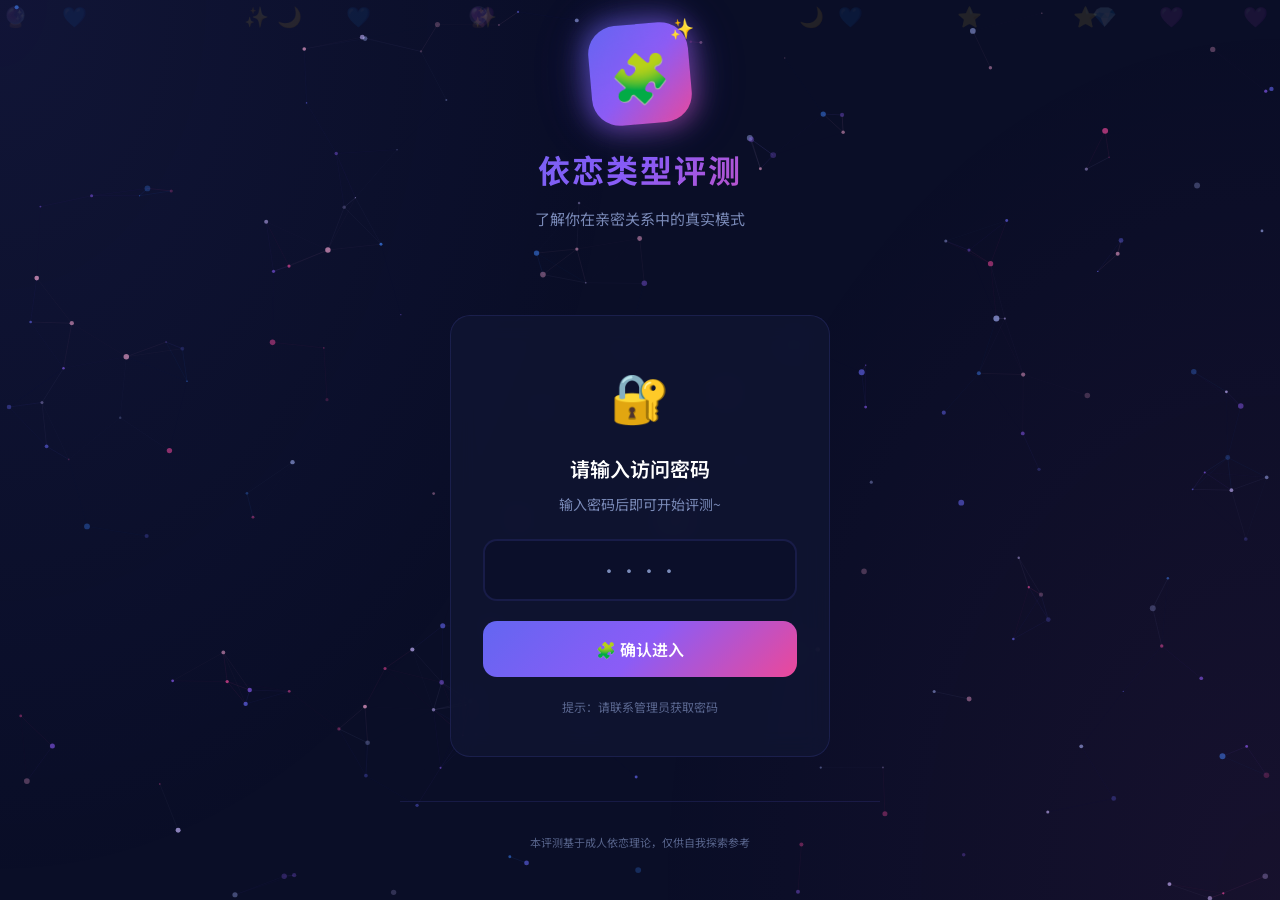
<file: attachment/index.html>
<!DOCTYPE html>
<html lang="zh-CN">
<head>
  <meta charset="UTF-8">
  <meta name="viewport" content="width=device-width, initial-scale=1.0">
  <title>成人依恋类型评测</title>
  <link href="https://fonts.googleapis.com/css2?family=Noto+Sans+SC:wght@400;500;600;700&display=swap" rel="stylesheet">
  <style>
    :root{--bg-dark:#0a0e27;--bg-card:rgba(16,22,51,.75);--bg-card-hover:#1a2342;--border-color:rgba(99,102,241,.15);--c-secure:#10b981;--c-anxious:#f59e0b;--c-avoidant:#3b82f6;--c-fearful:#8b5cf6;--c-coral:#f97316;--text-white:#fff;--text-gray:#7a8ab8;--text-light:#a8b4e8;--gradient-main:linear-gradient(135deg,#6366f1 0%,#8b5cf6 50%,#ec4899 100%);--gradient-secure:linear-gradient(135deg,#10b981,#34d399);--gradient-anxious:linear-gradient(135deg,#f59e0b,#fbbf24);--gradient-avoidant:linear-gradient(135deg,#3b82f6,#60a5fa);--gradient-fearful:linear-gradient(135deg,#8b5cf6,#a78bfa);--radius-lg:20px;--radius-md:14px}
    *{margin:0;padding:0;box-sizing:border-box}body{font-family:'Noto Sans SC',sans-serif;background:var(--bg-dark);color:var(--text-white);line-height:1.6;min-height:100vh;overflow-x:hidden}
    body::before{content:'';position:fixed;top:0;left:0;width:50%;height:100%;background:radial-gradient(ellipse at top left,rgba(99,102,241,.08),transparent 70%);z-index:0;pointer-events:none}
    body::after{content:'';position:fixed;bottom:0;right:0;width:50%;height:100%;background:radial-gradient(ellipse at bottom right,rgba(236,72,153,.06),transparent 70%);z-index:0;pointer-events:none}
    #particles-canvas{position:fixed;top:0;left:0;width:100%;height:100%;z-index:0;pointer-events:none}
    .container{max-width:520px;margin:0 auto;padding:24px 20px;min-height:100vh;display:flex;flex-direction:column;position:relative;z-index:1}
    .header{text-align:center;margin-bottom:40px;animation:fadeInDown .6s ease}
    @keyframes fadeInDown{from{opacity:0;transform:translateY(-20px)}to{opacity:1;transform:translateY(0)}}
    @keyframes fadeInUp{from{opacity:0;transform:translateY(20px)}to{opacity:1;transform:translateY(0)}}
    @keyframes heartbeat{0%,100%{transform:scale(1)}14%{transform:scale(1.15)}28%{transform:scale(1)}42%{transform:scale(1.15)}70%{transform:scale(1)}}
    @keyframes float{0%,100%{transform:translateY(0)}50%{transform:translateY(-10px)}}
    @keyframes slideOutLeft{from{opacity:1;transform:translateX(0)}to{opacity:0;transform:translateX(-30px)}}
    @keyframes slideInRight{from{opacity:0;transform:translateX(30px)}to{opacity:1;transform:translateX(0)}}
    @keyframes selectPulse{0%{box-shadow:0 0 0 0 rgba(99,102,241,.4)}70%{box-shadow:0 0 0 10px rgba(99,102,241,0)}100%{box-shadow:0 0 0 0 rgba(99,102,241,0)}}
    @keyframes shake{0%,100%{transform:translateX(0)}20%,60%{transform:translateX(-5px)}40%,80%{transform:translateX(5px)}}
    @keyframes sparkle{0%,100%{opacity:0;transform:scale(0)}50%{opacity:1;transform:scale(1)}}
    .logo{width:100px;height:100px;margin:0 auto 20px;background:var(--gradient-main);border-radius:28px;display:flex;align-items:center;justify-content:center;box-shadow:0 0 40px rgba(99,102,241,.25),0 0 60px rgba(139,92,246,.2);position:relative;animation:heartbeat 1.5s ease infinite;transform:rotate(-5deg)}
    .logo::before{content:'';position:absolute;inset:-3px;border-radius:28px;background:var(--gradient-main);z-index:-1;opacity:.5;filter:blur(12px)}
    .logo::after{content:'✨';position:absolute;top:-8px;right:-8px;font-size:20px;animation:sparkle 2s ease infinite}
    .logo-icon{font-size:48px}.title{font-size:32px;font-weight:700;margin-bottom:12px;background:var(--gradient-main);-webkit-background-clip:text;-webkit-text-fill-color:transparent;background-clip:text;letter-spacing:2px}
    .subtitle{font-size:15px;color:var(--text-gray)}.main-content{flex:1;display:flex;flex-direction:column;animation:fadeInUp .6s ease .2s both}
    .start-page{flex:1;display:flex;flex-direction:column;justify-content:center;animation:fadeInUp .6s ease}
    .start-card{background:var(--bg-card);backdrop-filter:blur(12px);-webkit-backdrop-filter:blur(12px);border-radius:var(--radius-lg);padding:40px 32px;border:1px solid var(--border-color);width:100%;max-width:420px;margin:0 auto;text-align:center}
    .start-icon{font-size:56px;margin-bottom:20px;animation:float 3s ease infinite}.start-title{font-size:22px;font-weight:600;color:var(--text-white);margin-bottom:8px}
    .start-desc{font-size:14px;color:var(--text-gray);margin-bottom:28px;line-height:1.6}
    .start-btn{width:100%;padding:18px 24px;background:var(--gradient-main);border:none;border-radius:var(--radius-md);color:#fff;font-size:16px;font-weight:600;cursor:pointer;transition:all .3s ease;font-family:inherit;box-shadow:0 4px 20px rgba(99,102,241,.25)}
    .start-btn:hover{transform:translateY(-2px);box-shadow:0 6px 30px rgba(99,102,241,.35)}
    .start-hint{margin-top:24px;font-size:13px;color:var(--text-gray);opacity:.8}
    .disclaimer{background:var(--bg-card);backdrop-filter:blur(10px);-webkit-backdrop-filter:blur(10px);border-radius:var(--radius-md);padding:18px;margin-bottom:24px;border-left:4px solid var(--c-coral);border:1px solid var(--border-color)}
    .disclaimer-title{font-size:14px;font-weight:600;color:var(--c-coral);margin-bottom:8px;display:flex;align-items:center;gap:6px}.disclaimer-text{font-size:13px;color:var(--text-gray);line-height:1.6}
    .progress-container{margin-bottom:28px}.progress-bar{width:100%;height:8px;background:var(--border-color);border-radius:4px;overflow:hidden;margin-bottom:12px}
    .progress-fill{height:100%;background:var(--gradient-main);border-radius:4px;transition:width .5s ease;box-shadow:0 0 10px rgba(99,102,241,.3)}.progress-text{font-size:14px;color:var(--text-gray);text-align:center}
    .question-card{background:var(--bg-card);backdrop-filter:blur(12px);-webkit-backdrop-filter:blur(12px);border-radius:var(--radius-lg);padding:28px;border:1px solid var(--border-color);margin-bottom:20px}
    .question-card.slide-in{animation:slideInRight .4s ease}.question-card.slide-out{animation:slideOutLeft .3s ease forwards}
    .question-number{display:inline-block;background:var(--gradient-main);color:#fff;font-size:12px;font-weight:600;padding:4px 12px;border-radius:20px;margin-bottom:16px}
    .question-text{font-size:17px;font-weight:500;color:var(--text-white);margin-bottom:24px;line-height:1.7}.options-grid{display:grid;gap:12px}
    .option-item{background:rgba(10,14,39,.6);border:2px solid var(--border-color);border-radius:var(--radius-md);padding:16px 20px;cursor:pointer;transition:all .25s ease;display:flex;align-items:center;gap:14px}
    .option-item:hover{border-color:var(--c-secure);background:rgba(99,102,241,.05)}
    .option-item.selected{border-color:#6366f1;background:rgba(99,102,241,.1);box-shadow:0 0 20px rgba(99,102,241,.15);animation:selectPulse .5s ease}
    .option-radio{width:22px;height:22px;border:2px solid var(--border-color);border-radius:6px;position:relative;flex-shrink:0;transition:all .25s ease}
    .option-item:hover .option-radio{border-color:#6366f1}.option-item.selected .option-radio{border-color:#6366f1;background:#6366f1}
    .option-item.selected .option-radio::after{content:'';position:absolute;top:50%;left:50%;transform:translate(-50%,-50%) rotate(45deg);width:6px;height:10px;border:solid var(--bg-dark);border-width:0 2px 2px 0}
    .option-label{font-size:15px;color:var(--text-light);font-weight:500;transition:color .25s ease}.option-item.selected .option-label{color:#a5b4fc}
    .navigation{display:flex;gap:12px;margin-top:24px}
    .btn{flex:1;padding:16px 24px;border:none;border-radius:var(--radius-md);font-size:15px;font-weight:600;cursor:pointer;transition:all .3s ease;font-family:inherit}
    .btn-primary{background:var(--gradient-main);color:#fff;box-shadow:0 4px 20px rgba(99,102,241,.25)}
    .btn-primary:hover:not(:disabled){transform:translateY(-2px);box-shadow:0 6px 30px rgba(99,102,241,.35)}
    .btn-secondary{background:var(--bg-card);color:var(--text-light);border:1px solid var(--border-color)}
    .btn-secondary:hover:not(:disabled){background:var(--bg-card-hover);border-color:#6366f1;color:#a5b4fc}
    .btn:disabled{opacity:.4;cursor:not-allowed}.auto-next-hint{text-align:center;font-size:12px;color:var(--text-gray);margin-top:16px;opacity:.7}
    .result-card{background:var(--bg-card);backdrop-filter:blur(12px);-webkit-backdrop-filter:blur(12px);border-radius:var(--radius-lg);padding:32px;border:1px solid var(--border-color);text-align:center;margin-bottom:20px;position:relative;overflow:hidden}
    .result-card::before{content:'';position:absolute;top:0;left:0;right:0;height:4px;background:var(--gradient-main)}
    .result-icon{font-size:64px;margin-bottom:20px;animation:heartbeat 1.5s ease infinite}
    .result-title{font-size:26px;font-weight:700;margin-bottom:12px;color:var(--text-white)}
    .result-type{font-size:18px;font-weight:600;margin-bottom:8px;padding:8px 24px;border-radius:30px;display:inline-block}
    .result-population{font-size:14px;color:var(--text-gray);margin-top:12px}
    .result-badge{display:inline-block;font-size:12px;color:var(--text-gray);background:rgba(99,102,241,.1);padding:4px 14px;border-radius:20px;margin-top:8px}
    .section-card{background:var(--bg-card);backdrop-filter:blur(12px);-webkit-backdrop-filter:blur(12px);border-radius:var(--radius-lg);padding:24px;margin:16px 0;border:1px solid var(--border-color);text-align:left}
    .section-title{font-size:18px;font-weight:600;color:var(--text-white);margin-bottom:16px;display:flex;align-items:center;gap:10px}
    .section-content{font-size:14px;color:var(--text-gray);line-height:1.8;white-space:pre-line}
    .type-badge{display:inline-block;background:var(--gradient-main);color:#fff;padding:8px 18px;border-radius:25px;font-size:14px;font-weight:600;margin-bottom:16px}
    .traits-list{list-style:none;padding:0}.traits-list li{padding:10px 0;border-bottom:1px solid var(--border-color);color:var(--text-light);font-size:14px;display:flex;align-items:flex-start;gap:10px}
    .traits-list li:last-child{border-bottom:none}.traits-list li::before{content:'🔹';font-size:14px;flex-shrink:0;margin-top:2px}
    .strengths-list{list-style:none;padding:0}.strengths-list li{padding:10px 0;border-bottom:1px solid var(--border-color);color:var(--text-light);font-size:14px;display:flex;align-items:flex-start;gap:10px}
    .strengths-list li:last-child{border-bottom:none}.strengths-list li::before{content:'💎';font-size:14px;flex-shrink:0;margin-top:2px}
    .challenges-list{list-style:none;padding:0}.challenges-list li{padding:10px 0;border-bottom:1px solid var(--border-color);color:var(--text-light);font-size:14px;display:flex;align-items:flex-start;gap:10px}
    .challenges-list li:last-child{border-bottom:none}.challenges-list li::before{content:'⚠️';font-size:14px;flex-shrink:0;margin-top:2px}
    .tips-list{list-style:none;padding:0}.tips-list li{padding:12px 0;border-bottom:1px solid var(--border-color);color:var(--text-light);font-size:14px;display:flex;align-items:flex-start;gap:10px;line-height:1.7}
    .tips-list li:last-child{border-bottom:none}.tips-list li::before{content:'🌱';font-size:16px;flex-shrink:0;margin-top:1px}
    .compat-box{background:rgba(10,14,39,.6);border-radius:var(--radius-md);padding:16px;border:1px solid var(--border-color);margin-bottom:12px}
    .compat-box:last-child{margin-bottom:0}.compat-type{font-size:14px;font-weight:600;margin-bottom:6px}
    .compat-desc{font-size:13px;color:var(--text-gray);line-height:1.6}
    .encourage-box{background:linear-gradient(135deg,rgba(99,102,241,.08),rgba(236,72,153,.05));border-radius:var(--radius-lg);padding:28px;margin:16px 0;border:1px solid rgba(99,102,241,.15);text-align:center}
    .encourage-title{font-size:16px;font-weight:600;margin-bottom:12px;color:#a5b4fc}.encourage-text{font-size:14px;color:var(--text-light);line-height:1.8;white-space:pre-line}
    .dimension-item{margin-bottom:20px}.dimension-item:last-child{margin-bottom:0}
    .dimension-label{display:flex;justify-content:space-between;margin-bottom:10px;font-size:14px;color:var(--text-light);font-weight:500}
    .dimension-bar{width:100%;height:12px;background:var(--border-color);border-radius:6px;overflow:hidden}
    .dimension-fill{height:100%;border-radius:6px;transition:width .8s ease}
    .dimension-fill.secure{background:var(--gradient-secure);box-shadow:0 0 15px rgba(16,185,129,.4)}
    .dimension-fill.anxious{background:var(--gradient-anxious);box-shadow:0 0 15px rgba(245,158,11,.4)}
    .dimension-fill.avoidant{background:var(--gradient-avoidant);box-shadow:0 0 15px rgba(59,130,246,.4)}
    .dimension-fill.fearful{background:var(--gradient-fearful);box-shadow:0 0 15px rgba(139,92,246,.4)}
    .password-page{flex:1;display:flex;flex-direction:column;justify-content:center;align-items:center;animation:fadeInUp .6s ease}
    .password-card{background:var(--bg-card);backdrop-filter:blur(12px);-webkit-backdrop-filter:blur(12px);border-radius:var(--radius-lg);padding:40px 32px;border:1px solid var(--border-color);width:100%;max-width:380px;text-align:center}
    .password-icon{font-size:48px;margin-bottom:20px}.password-title{font-size:20px;font-weight:600;color:var(--text-white);margin-bottom:8px}
    .password-desc{font-size:14px;color:var(--text-gray);margin-bottom:24px}.password-input-wrap{position:relative;margin-bottom:20px}
    .password-input{width:100%;padding:16px 20px;background:rgba(10,14,39,.6);border:2px solid var(--border-color);border-radius:var(--radius-md);color:var(--text-white);font-size:18px;font-family:inherit;text-align:center;letter-spacing:8px;transition:all .3s ease;outline:none}
    .password-input:focus{border-color:#6366f1;box-shadow:0 0 20px rgba(99,102,241,.15)}
    .password-input.error{border-color:#ef4444;animation:shake .5s ease}.password-input::placeholder{letter-spacing:2px;color:var(--text-gray)}
    .password-error{color:#ef4444;font-size:13px;margin-top:-12px;margin-bottom:16px;display:none}.password-error.show{display:block}
    .password-btn{width:100%;padding:16px 24px;background:var(--gradient-main);border:none;border-radius:var(--radius-md);color:#fff;font-size:16px;font-weight:600;cursor:pointer;transition:all .3s ease;font-family:inherit}
    .password-btn:hover{transform:translateY(-2px);box-shadow:0 6px 30px rgba(99,102,241,.35)}.password-hint{margin-top:20px;font-size:12px;color:var(--text-gray);opacity:.7}
    .footer{margin-top:auto;text-align:center;padding:32px 0 24px;color:var(--text-gray);font-size:13px;border-top:1px solid var(--border-color)}
    .footer-note{font-size:11px;line-height:1.6;color:var(--text-gray);opacity:.7}
    .floating-hearts{position:fixed;top:0;left:0;width:100%;height:100%;pointer-events:none;overflow:hidden;z-index:0}
    .floating-heart{position:absolute;font-size:20px;opacity:0.1;animation:floatUp 15s linear infinite}
    @keyframes floatUp{0%{transform:translateY(100vh) rotate(0deg);opacity:0}10%{opacity:0.1}90%{opacity:0.1}100%{transform:translateY(-100px) rotate(360deg);opacity:0}}
  </style>
</head>
<body>
<canvas id="particles-canvas"></canvas>
<div class="floating-hearts" id="floating-hearts"></div>
<div class="container">
  <div class="header">
    <div class="logo"><div class="logo-icon" id="logo-icon">🧩</div></div>
    <h1 class="title" id="page-title">依恋类型评测</h1>
    <p class="subtitle" id="page-subtitle">了解你在亲密关系中的真实模式</p>
  </div>
  <div class="main-content" id="main-content"></div>
  <div class="footer">
    <div class="footer-note" id="footer-note">本评测基于成人依恋理论，仅供自我探索参考</div>
  </div>
</div>
<script>
/* ================================================================
 *  成人依恋类型评测 — 维度匹配引擎
 *  4维度: secure(安全) / anxious(焦虑) / avoidant(回避) / fearful(恐惧)
 *  最高维度 = 主要依恋类型
 * ================================================================ */

var QUESTIONS = [
  // 安全维度 (secure) — 高分=安全型
  { text: "当伴侣需要独处空间时，我能理解和尊重，不会因此感到不安", dim: "secure" },
  { text: "我相信即使发生矛盾和争吵，我们的关系也能修复", dim: "secure" },
  { text: "我能够自在地向伴侣表达自己的需求、脆弱和不安", dim: "secure" },
  { text: "我相信自己值得被爱，也相信伴侣对我的感情是真实的", dim: "secure" },
  { text: "当伴侣向我倾诉时，我能稳定地陪伴而不是被对方的情绪带走", dim: "secure" },

  // 焦虑维度 (anxious) — 高分=焦虑型
  { text: "伴侣几个小时没回消息，我就会坐立不安、反复看手机", dim: "anxious" },
  { text: "我经常翻看伴侣的社交动态，想确认对方的状态和行踪", dim: "anxious" },
  { text: "伴侣语气稍有变化，我就会想是不是自己做错了什么", dim: "anxious" },
  { text: "如果伴侣和别人走得近，我会非常不安甚至吃醋", dim: "anxious" },
  { text: "我需要伴侣反复表达爱意和承诺，才能感到安心", dim: "anxious" },

  // 回避维度 (avoidant) — 高分=回避型
  { text: "当有人想深入了解我的内心世界时，我会下意识地想后退", dim: "avoidant" },
  { text: "我更习惯自己解决问题，不太愿意麻烦或依赖伴侣", dim: "avoidant" },
  { text: "关系一旦变得很亲密，我会觉得有点不自在或窒息", dim: "avoidant" },
  { text: "伴侣说\"我们需要好好谈谈\"时，我的第一反应是回避或转移话题", dim: "avoidant" },
  { text: "我觉得过度依赖另一个人是危险的，我需要随时能抽身的自由", dim: "avoidant" },

  // 恐惧维度 (fearful) — 高分=恐惧型
  { text: "我渴望亲密关系，但同时又害怕在关系中受到伤害", dim: "fearful" },
  { text: "伴侣靠近时我想逃，伴侣冷淡时我又焦虑不安，总是反复拉扯", dim: "fearful" },
  { text: "我觉得自己既不值得被爱，也不相信有人能一直爱我", dim: "fearful" },
  { text: "每段关系刚开始时，我心里就觉得它迟早会结束", dim: "fearful" },
  { text: "我在\"想靠近\"和\"不想受伤\"之间反复挣扎，很难做出选择", dim: "fearful" }
];

var OPTIONS = [
  { label: "从不这样", value: 0 },
  { label: "偶尔这样", value: 1 },
  { label: "有时这样", value: 2 },
  { label: "经常这样", value: 3 },
  { label: "总是这样", value: 4 }
];

var RESULTS = {
  secure: {
    type: "安全型依恋",
    en: "Secure Attachment",
    icon: "🌟",
    gradient: "var(--gradient-secure)",
    population: "约50%的人群属于安全型",
    badge: "成年人的爱，从安全感开始",
    description: "你拥有健康的依恋模式。你既能够享受亲密，也能保持独立。在关系中，你信任伴侣、相信自己值得被爱，并且能够在亲密与自主之间找到平衡。这是四种依恋类型中最健康、最稳定的一种。\n\n你不是没有脆弱的时刻，但你有一种内在的能力——在受伤后能够自我修复，在冲突后愿意主动修复关系。你的安全感不是来自关系的完美，而是来自对自己和对人的基本信任。",
    traits: [
      "能够自在地表达情感需求，不压抑也不夸大",
      "尊重伴侣的独处空间，不会因为距离而过度焦虑",
      "争吵后愿意主动沟通和修复，不冷战不逃避",
      "相信自己值得被爱，也相信他人的善意",
      "在亲密与独立之间找到自然的平衡",
      "能够接纳伴侣的不完美，不要求对方完美"
    ],
    strengths: [
      "情绪稳定，不会因为小事就陷入崩溃或过度反应",
      "善于沟通，能直接表达需要而不是用沉默或冷战",
      "给伴侣安全感，对方和你在一起时感到被信任和被接纳",
      "面对关系中的挑战有韧性，不轻易放弃",
      "能成为伴侣的情绪锚，在对方波动时提供稳定"
    ],
    challenges: [
      "可能过于理性，忽略了关系中需要更多感性的表达",
      "面对极度焦虑或极度回避的伴侣时，耐心可能被消耗",
      "容易觉得\"没什么大不了\"，忽视了对方需要的情感回应",
      "在关系初期可能因为太稳定而被误解为\"不够热情\""
    ],
    tips: [
      "理解并非所有人都有你的安全感——对焦虑型伴侣多一些耐心，他们的不安不是不信任你，而是他们内在的恐惧",
      "偶尔放下理性，用更感性的方式回应伴侣——一个拥抱比一次分析更有力量",
      "当伴侣情绪波动时，不要急着\"解决问题\"，先确认对方的感受：\"我理解你现在很难受\"",
      "珍惜你的安全感，但不要因此忽视关系中的小问题——再稳固的地基也需要维护",
      "如果你遇到回避型或恐惧型的伴侣，记住：你的稳定是对方最好的疗愈，但也要保护好自己的边界"
    ],
    compat: [
      { type: "安全型 × 安全型", desc: "最理想的组合，关系稳定、沟通顺畅、互相成就。" },
      { type: "安全型 × 焦虑型", desc: "你的稳定可以疗愈对方的焦虑，但需要耐心。对方的安全感会随时间建立。" },
      { type: "安全型 × 回避型", desc: "你的不纠缠让对方舒适，但要注意不要被对方的疏远带跑自己的节奏。" },
      { type: "安全型 × 恐惧型", desc: "最有挑战的组合。你的稳定是对方最需要的，但也要注意保护自己的情绪边界。" }
    ],
    encourage: "你的安全感是这世上最珍贵的礼物之一。\n\n不是每个人都天生拥有这份稳定，但你拥有它。这意味着你能在风暴中站稳，在关系中给对方一个安全的港湾。\n\n请珍惜这份能力，也用它去温暖那个走进你生命的人。\n\n但请记住——安全感不等于不需要爱。你同样值得被好好对待，值得有人在你说\"我没事\"的时候，还能紧紧抱住你。"
  },

  anxious: {
    type: "焦虑型依恋",
    en: "Anxious Attachment",
    icon: "🌊",
    gradient: "var(--gradient-anxious)",
    population: "约20%的人群属于焦虑型",
    badge: "你的爱很深，只是方式让人心疼",
    description: "你在关系中渴望亲密，但常常担心失去对方。你的内心像一个敏感的雷达，时刻捕捉着伴侣的每一个细微变化——语气、回复速度、表情、社交动态。这不是你的错，这是你依恋系统的自我保护机制。\n\n你可能会反复确认对方的爱意，在伴侣没有及时回应时感到极度不安。你的爱是真实的、深沉的，但你的不安全感让你在关系中时常处于紧绷状态。\n\n但请记住：你的敏感不是缺陷，它让你比很多人更能共情他人的感受。你需要的不是\"停止爱\"，而是学会把一部分关注放回自己身上。",
    traits: [
      "对伴侣的情绪变化极度敏感，能察觉到微小的异常",
      "在没有收到回应时会反复猜测对方的想法和态度",
      "容易在关系中过度付出，把对方的需求放在自己之前",
      "害怕被抛弃，分离焦虑较强，独处时容易感到不安",
      "需要大量的确认和安慰才能感到安全",
      "容易把伴侣的冷淡解读为\"不爱了\"，即使对方只是累了"
    ],
    strengths: [
      "爱得深沉而真实，一旦爱上就全身心投入",
      "共情能力极强，能敏锐感知他人的情绪和需要",
      "对关系高度投入，愿意为对方付出和改变",
      "热情、温暖，让对方感到被需要和被重视",
      "在感情中非常忠诚，不会轻易放弃一段关系"
    ],
    challenges: [
      "过度关注伴侣的反应，忽略了自己的需求和感受",
      "情绪容易被伴侣的行为牵动，像坐过山车一样起伏",
      "在伴侣需要空间时可能过度追逐，反而推远对方",
      "容易在关系中迷失自我，把\"对方开心\"等同于\"我开心\"",
      "对分离极度恐惧，可能在关系中做出委曲求全的妥协"
    ],
    tips: [
      "练习\"暂停\"——当伴侣没有秒回消息时，告诉自己\"TA在忙，这不代表不爱我\"，然后去做一件让自己开心的事",
      "建立\"自我安抚清单\"——写下10件能让你感到平静和开心的事（散步、听歌、找朋友聊天），在不安时拿出来用",
      "学会区分\"我的恐惧\"和\"事实\"——他今天不回消息可能是真的在忙，不一定是\"不在乎我了\"",
      "在关系中练习表达需求而非发泄情绪——\"我需要你回消息时让我知道你在忙\"比沉默赌气更有效",
      "把对伴侣的关注分一部分给自己——你值得用爱别人的方式来爱自己",
      "找一个情绪稳定的朋友或伴侣，在TA的安全感中慢慢修复你的不安"
    ],
    compat: [
      { type: "焦虑型 × 安全型", desc: "最疗愈的组合。对方的稳定能逐渐安抚你的不安，你会慢慢学会信任。" },
      { type: "焦虑型 × 焦虑型", desc: "双方都极度需要确认，容易陷入\"你追我赶\"的焦虑循环，需要大量沟通。" },
      { type: "焦虑型 × 回避型", desc: "最折磨的组合。你追他逃的循环，但如果双方都愿意成长，可以互补。" },
      { type: "焦虑型 × 恐惧型", desc: "复杂而激烈。对方的忽冷忽热会放大你的焦虑，需要极强的觉察力。" }
    ],
    encourage: "你之所以如此害怕失去，是因为你爱得太深太真。\n\n那些深夜里反复看手机的时刻，那些因为对方一个表情就翻涌的内心，那些小心翼翼不想打扰又忍不住靠近的矛盾——都是因为你在乎。\n\n但你有没有想过：你值得一份不用这么努力也能留住的爱？\n\n真正的安全感，不是来自对方的秒回和承诺，而是来自你内心深处的一个声音——\n\n\"即使失去了TA，我依然完整。\"\n\n你那么会爱人，请也学会这样爱自己。"
  },

  avoidant: {
    type: "回避型依恋",
    en: "Avoidant Attachment",
    icon: "🏔️",
    gradient: "var(--gradient-avoidant)",
    population: "约25%的人群属于回避型",
    badge: "独立是你的铠甲，也是你的墙",
    description: "你高度重视独立性，在关系中倾向于保持距离。当关系变得亲密时，你会本能地感到不自在，下意识地想后退。这不是因为你冷漠，而是因为你在成长经历中学会了——依靠自己，才是最安全的。\n\n你可能觉得自己不需要依赖任何人，甚至觉得过度亲密是\"危险的\"或\"令人窒息的\"。但这份独立的背后，藏着一个曾经渴望被接住却没有被接住的你。\n\n你的独立是真的，你的强大也是真的。但如果你愿意，在某个安全的时刻，试着让一个人靠近一点——你会发现，脆弱不是软弱，依赖也不是失去自我。",
    traits: [
      "习惯独自解决问题，很少主动寻求帮助",
      "当关系变得亲密时会下意识想后退或制造距离",
      "不擅长表达脆弱，觉得示弱是\"没有用的\"",
      "面对情感冲突时倾向于回避、沉默或转移话题",
      "重视个人空间和自由，对\"被控制\"高度敏感",
      "内心可能有感受，但不太会通过语言表达出来"
    ],
    strengths: [
      "高度独立，不轻易依赖他人，给伴侣充足的空间",
      "情绪自控力强，不会因为小事就崩溃或过度反应",
      "理性、冷静，在危机时刻能稳定地做出判断",
      "不纠缠、不黏人，让对方感到轻松和自由",
      "有强大的自我修复能力，不轻易被关系击倒"
    ],
    challenges: [
      "可能让伴侣感到\"不被需要\"，误以为你不在乎",
      "习惯性压抑情感，长期积累可能导致身心问题",
      "面对伴侣的情感需求时可能感到不知所措或烦躁",
      "在关系需要深入沟通时选择逃避，小问题拖成大问题",
      "可能错过真正愿意为你付出的人——因为你不让任何人靠近"
    ],
    tips: [
      "试着每天向伴侣表达一个真实的感受——哪怕只是\"今天有点累\"，这是建立情感连接的第一步",
      "当伴侣想要亲近时，练习\"多停留10秒\"——不要立刻后退，告诉自己\"被靠近不代表被控制\"",
      "区分\"需要空间\"和\"逃避亲密\"——你可以说\"我需要独处30分钟\"而不是直接消失或沉默",
      "理解伴侣的情感需求不是\"黏人\"或\"控制\"——TA只是想靠近你，这不危险",
      "找一个不会逼迫你的安全型伴侣，在TA的耐心和稳定中，你会慢慢发现：允许自己被依靠，也是一种力量",
      "如果你感到窒息，试着表达\"我需要一些空间\"——这比直接消失或冷淡对关系的伤害小得多"
    ],
    compat: [
      { type: "回避型 × 安全型", desc: "最舒适的组合。对方不会逼迫你靠近，但会一直在那里，让你慢慢放下防线。" },
      { type: "回避型 × 焦虑型", desc: "最经典的\"追逃\"循环。TA越追你越逃，双方都需要理解对方的恐惧。" },
      { type: "回避型 × 回避型", desc: "各自独立的两个人，关系平和但可能缺乏深度连接。需要刻意制造亲密时刻。" },
      { type: "回避型 × 恐惧型", desc: "你想要距离，TA在距离和亲密间反复，关系可能像坐过山车。" }
    ],
    encourage: "你的独立是一种了不起的能力。\n\n你学会了自己扛、自己扛过、自己修复。那些独自熬过的夜晚，那些不想麻烦别人的瞬间，那些咬着牙说\"我没事\"的时刻——都是你强大的证明。\n\n但独立不意味着孤独。\n\n你之所以觉得亲密\"令人窒息\"，可能是因为你从未体验过——被安全地、不带条件地接住的感觉。\n\n如果有一天，有一个人愿意等你慢慢打开门，不催你、不逼你、不评判你——\n\n请允许自己，试着让TA进来。\n\n因为真正的强大，不是一个人扛下所有，而是在有选择的时候，依然选择信任。"
  },

  fearful: {
    type: "恐惧型依恋",
    en: "Fearful-Avoidant",
    icon: "🌙",
    gradient: "var(--gradient-fearful)",
    population: "约5%的人群属于恐惧型",
    badge: "你想要爱，但你更怕受伤",
    description: "你的内心住着两个矛盾的自己：一个渴望被爱、被靠近、被理解；另一个在每一个靠近的瞬间拉响警报——\"危险，快跑。\"\n\n你可能同时具有焦虑型和回避型的特征：当伴侣靠近时你想逃，当伴侣疏远时你又极度焦虑。你在\"想靠近\"和\"不想受伤\"之间反复拉扯，像站在悬崖边——后退是孤独，前进是恐惧。\n\n这是四种类型中最痛苦的，因为你的渴望和恐惧来自同一个地方。但请知道：你不是\"不正常\"，你只是在过去的经历中同时学到了两件事——\"我需要爱\"和\"爱会伤害我\"。\n\n这两件事不矛盾。你可以同时拥有爱和安全感。只是这条路，你需要走得更慢、更温柔。",
    traits: [
      "渴望亲密关系，但在真正靠近时又感到恐惧和想逃离",
      "在\"想靠近\"和\"想保护自己\"之间反复挣扎",
      "对伴侣的靠近和疏远都感到不安——近了怕受伤，远了怕被弃",
      "可能同时表现出焦虑型（追）和回避型（逃）的行为",
      "内心深处觉得自己不值得被爱，也不相信有人会一直留下来",
      "每段关系开始时就隐隐觉得\"它迟早会结束\""
    ],
    strengths: [
      "情感极其丰富，对爱有极深的渴望和感受力",
      "直觉力极强，能敏锐感知到关系中的微妙变化",
      "一旦感到安全，能展现出极深的共情和温柔",
      "因为经历过痛苦，比任何人都更懂得珍惜真心",
      "自我保护意识强，在面对有害关系时能及时察觉"
    ],
    challenges: [
      "在关系中经常经历\"忽冷忽热\"，让伴侣困惑和受伤",
      "推拉模式可能伤害到真正爱你的人——你推开对方后又焦虑对方离开",
      "内心长期处于冲突状态，消耗大量心理能量",
      "很难信任任何人的靠近，总是在等待\"另一只鞋掉下来\"",
      "可能因为害怕受伤而拒绝开始关系，或因为渴望而仓促投入"
    ],
    tips: [
      "首先要理解自己——你的推拉不是\"作\"，是你的依恋系统在同时发出\"靠近\"和\"逃离\"两个信号。这不是你的错",
      "在感到想逃的时候，练习告诉伴侣：\"我需要一些时间，不是因为你不好，是我需要消化\"——给对方一个解释，而不是突然消失",
      "在感到焦虑的时候，练习告诉自己：\"TA的靠近不等于危险，我可以先感受一下\"——给自己一个缓冲",
      "寻找专业心理咨询的支持——恐惧型依恋通常涉及较深的创伤，有专业人士陪伴会更安全更有效",
      "不要急着进入亲密关系——先在安全的友谊中练习信任和亲密，慢慢扩展到恋爱",
      "找一个极度安全型、有耐心的伴侣——TA的稳定能给你最需要的\"安全基地\"，但你需要提前告知对方你的模式",
      "对自己温柔一点——你比任何人都需要自我慈悲。你已经在承受最深的内在冲突了，不要再苛责自己"
    ],
    compat: [
      { type: "恐惧型 × 安全型", desc: "最有疗愈潜力但也有最大挑战的组合。对方的稳定是你最需要的\"安全基地\"，但你要愿意让TA靠近。" },
      { type: "恐惧型 × 焦虑型", desc: "双方都极度需要安全感，可能陷入\"你推我追\"的混乱循环，需要大量觉察。" },
      { type: "恐惧型 × 回避型", desc: "双方都想保持距离，可能变成\"两个孤独的人在一起\"，需要刻意制造亲密。" },
      { type: "恐惧型 × 恐惧型", desc: "彼此理解但也彼此触发，像两面镜子映照对方的恐惧。需要极强的觉察和专业支持。" }
    ],
    encourage: "你是这世上最勇敢的人。\n\n因为你在承受着最深的内在矛盾——渴望爱，又恐惧爱。你想被靠近，又在每一次被靠近时本能地逃开。这不是你的错。\n\n你可能觉得没有人能理解你——\"TA为什么忽冷忽热\"\"TA到底想要什么\"——你甚至自己也说不清楚。\n\n但我想告诉你：你的矛盾，恰恰说明你太在乎了。你太在乎爱，太在乎不受伤，太在乎不被抛弃。你用尽全力在保护自己，同时又在拼命寻找一个可以放下防线的人。\n\n这很累，我知道。\n\n但你不需要一次性解决所有问题。你只需要在下一次想逃的时候，多停留一秒。在下一次想靠近的时候，多说一句\"我害怕\"。\n\n一步。一步就够了。\n\n你值得被爱。不是因为你完美，而是因为你的脆弱本身，就值得被温柔接住。"
  }
};

/* ===== 引擎代码 ===== */
var testData = { currentQuestion: 0, answers: [], isTransitioning: false };

function getPasswordConfig(){return{enabled:true,value:"2333",icon:"🔐",title:"请输入访问密码",desc:"输入密码后即可开始评测~",btnText:"🧩 确认进入",errorText:"密码错误，请重新输入",hint:"提示：请联系管理员获取密码"}}

function initPage(){
  document.title="成人依恋类型评测 | 了解你的依恋模式";
  document.getElementById('logo-icon').textContent='🧩';
  document.getElementById('page-title').textContent='依恋类型评测';
  document.getElementById('page-subtitle').textContent='了解你在亲密关系中的真实模式';
  showPasswordPage();
}

function createFloatingEmojis(){
  var c=document.getElementById('floating-hearts');
  var emojis=['✨','🌙','💫','⭐','🔮','💜','💙','💎'];
  for(var i=0;i<15;i++){
    var el=document.createElement('div');
    el.className='floating-heart';
    el.textContent=emojis[Math.floor(Math.random()*emojis.length)];
    el.style.left=Math.random()*100+'%';
    el.style.animationDelay=Math.random()*15+'s';
    el.style.animationDuration=(15+Math.random()*10)+'s';
    c.appendChild(el);
  }
}

class ParticleSystem{
  constructor(canvas){
    this.canvas=canvas;this.ctx=canvas.getContext('2d');this.particles=[];
    this.mouse={x:null,y:null,radius:150};
    this.colors=['#6366f1','#8b5cf6','#ec4899','#3b82f6','#a5b4fc','#c4b5fd','#f9a8d4'];
    this.resize();this.init();this.animate();
    window.addEventListener('resize',()=>{this.resize();this.init()});
    window.addEventListener('mousemove',(e)=>{this.mouse.x=e.x;this.mouse.y=e.y});
    window.addEventListener('mouseout',()=>{this.mouse.x=null;this.mouse.y=null});
  }
  resize(){this.canvas.width=window.innerWidth;this.canvas.height=window.innerHeight}
  init(){
    this.particles=[];
    var num=Math.floor((this.canvas.width*this.canvas.height)/6000);
    for(var i=0;i<num;i++){
      var size=Math.random()*2.5+0.5;
      var x=Math.random()*this.canvas.width,y=Math.random()*this.canvas.height;
      this.particles.push({x:x,y:y,size:size,speedX:(Math.random()-0.5)*0.6,speedY:(Math.random()-0.5)*0.6,color:this.colors[Math.floor(Math.random()*this.colors.length)],opacity:Math.random()*0.5+0.2,baseX:x,baseY:y});
    }
  }
  drawParticle(p){this.ctx.beginPath();this.ctx.arc(p.x,p.y,p.size,0,Math.PI*2);this.ctx.fillStyle=p.color;this.ctx.globalAlpha=p.opacity;this.ctx.fill();this.ctx.globalAlpha=1}
  connectParticles(){
    var maxDist=80;
    for(var i=0;i<this.particles.length;i++){
      for(var j=i+1;j<this.particles.length;j++){
        var dx=this.particles[i].x-this.particles[j].x,dy=this.particles[i].y-this.particles[j].y;
        var dist=Math.sqrt(dx*dx+dy*dy);
        if(dist<maxDist){
          this.ctx.beginPath();this.ctx.strokeStyle=this.particles[i].color;
          this.ctx.globalAlpha=(1-dist/maxDist)*0.2;this.ctx.lineWidth=0.5;
          this.ctx.moveTo(this.particles[i].x,this.particles[i].y);
          this.ctx.lineTo(this.particles[j].x,this.particles[j].y);
          this.ctx.stroke();this.ctx.globalAlpha=1;
        }
      }
    }
  }
  update(){
    for(var p of this.particles){
      if(this.mouse.x!==null){
        var dx=this.mouse.x-p.x,dy=this.mouse.y-p.y;
        var dist=Math.sqrt(dx*dx+dy*dy);
        if(dist<this.mouse.radius){
          var force=(this.mouse.radius-dist)/this.mouse.radius;
          p.x-=dx/dist*force*2;p.y-=dy/dist*force*2;
        }
      }
      p.x+=(p.baseX-p.x)*0.012+p.speedX;p.y+=(p.baseY-p.y)*0.012+p.speedY;
      if(p.x<0||p.x>this.canvas.width)p.speedX*=-1;
      if(p.y<0||p.y>this.canvas.height)p.speedY*=-1;
    }
  }
  animate(){
    this.ctx.clearRect(0,0,this.canvas.width,this.canvas.height);
    for(var p of this.particles)this.drawParticle(p);
    this.connectParticles();this.update();
    requestAnimationFrame(()=>this.animate());
  }
}

function showPasswordPage(){
  var pc=getPasswordConfig();
  var h='<div class="password-page"><div class="password-card">';
  h+='<div class="password-icon">'+pc.icon+'</div>';
  h+='<div class="password-title">'+pc.title+'</div>';
  h+='<div class="password-desc">'+pc.desc+'</div>';
  h+='<div class="password-input-wrap">';
  h+='<input type="password" class="password-input" id="password-input" placeholder="••••" maxlength="'+pc.value.length+'" oninput="checkPassword()" onkeypress="if(event.keyCode===13)verifyPassword()">';
  h+='</div>';
  h+='<div class="password-error" id="password-error">'+pc.errorText+'</div>';
  h+='<button class="password-btn" onclick="verifyPassword()">'+pc.btnText+'</button>';
  h+='<div class="password-hint">'+pc.hint+'</div>';
  h+='</div></div>';
  document.getElementById('main-content').innerHTML=h;
}

function checkPassword(){
  document.getElementById('password-input').classList.remove('error');
  document.getElementById('password-error').classList.remove('show');
}

function verifyPassword(){
  var input=document.getElementById('password-input');
  if(input.value===getPasswordConfig().value){
    showStartPage();
  }else{
    input.classList.add('error');
    document.getElementById('password-error').classList.add('show');
    input.value='';
  }
}

function showStartPage(){
  var h='<div class="start-page"><div class="start-card">';
  h+='<div class="start-icon">🧩</div>';
  h+='<div class="start-title">成人依恋类型评测</div>';
  h+='<div class="start-desc">从日常相处出发，分析你在亲密关系中的依恋模式。基于成人依恋理论，帮助你了解自己与他人建立情感联结的方式。</div>';
  h+='<button class="start-btn" onclick="startTest()">开始评测 ✨</button>';
  h+='<div class="start-hint">🔮 约3-5分钟完成</div>';
  h+='</div></div>';
  h+='<div class="disclaimer">';
  h+='<div class="disclaimer-title">💝 关于本次评测</div>';
  h+='<div class="disclaimer-text">依恋类型没有好坏之分，每种类型都有其形成的原因和独特的力量。请根据你在<strong>亲密关系中的真实表现</strong>来回答，而非你希望成为的样子。越诚实，结果越准确。</div>';
  h+='</div>';
  document.getElementById('main-content').innerHTML=h;
}

function startTest(){
  testData.currentQuestion=0;
  testData.isTransitioning=false;
  testData.answers=new Array(QUESTIONS.length).fill(null);
  showQuestion();
}

function showQuestion(animate){
  var q=QUESTIONS,o=OPTIONS;
  var p=((testData.currentQuestion+1)/q.length)*100;
  var h='<div class="progress-container">';
  h+='<div class="progress-bar"><div class="progress-fill" style="width:'+p+'%"></div></div>';
  h+='<div class="progress-text">第 '+(testData.currentQuestion+1)+' 题，共 '+q.length+' 题</div></div>';
  h+='<div class="question-card'+(animate?' slide-in':'')+'" id="question-card">';
  h+='<div class="question-number">Q'+(testData.currentQuestion+1)+'</div>';
  h+='<div class="question-text">'+q[testData.currentQuestion].text+'</div>';
  h+='<div class="options-grid">';
  for(var i=0;i<o.length;i++){
    h+='<div class="option-item'+(testData.answers[testData.currentQuestion]===o[i].value?' selected':'')+'" onclick="selectOption('+o[i].value+')">';
    h+='<div class="option-radio"></div>';
    h+='<div class="option-label">'+o[i].label+'</div></div>';
  }
  h+='</div>';
  h+='<div class="auto-next-hint">✨ 选择后自动跳转下一题</div></div>';
  h+='<div class="navigation">';
  h+='<button class="btn btn-secondary" onclick="previousQuestion()"'+(testData.currentQuestion===0?' disabled':'')+'>← 上一题</button>';
  h+='<button class="btn btn-primary" onclick="nextQuestion()"'+(testData.answers[testData.currentQuestion]===null?' disabled':'')+'>';
  h+=(testData.currentQuestion===q.length-1?'查看结果 🧩':'下一题 →')+'</button></div>';
  document.getElementById('main-content').innerHTML=h;
}

function selectOption(v){
  if(testData.isTransitioning)return;
  testData.answers[testData.currentQuestion]=v;
  var opts=document.querySelectorAll('.option-item');
  opts.forEach(function(o){o.classList.remove('selected')});
  OPTIONS.forEach(function(o,i){if(o.value===v)opts[i].classList.add('selected')});
  if(testData.currentQuestion<QUESTIONS.length-1){
    testData.isTransitioning=true;
    document.getElementById('question-card').classList.add('slide-out');
    setTimeout(function(){testData.currentQuestion++;testData.isTransitioning=false;showQuestion(true)},350);
  }else{
    setTimeout(function(){showResult()},400);
  }
}

function nextQuestion(){
  if(testData.isTransitioning)return;
  if(testData.currentQuestion<QUESTIONS.length-1){
    testData.isTransitioning=true;
    document.getElementById('question-card').classList.add('slide-out');
    setTimeout(function(){testData.currentQuestion++;testData.isTransitioning=false;showQuestion(true)},350);
  }else{showResult()}
}

function previousQuestion(){
  if(testData.isTransitioning)return;
  if(testData.currentQuestion>0){testData.currentQuestion--;showQuestion(true)}
}

function showResult(){
  var a=testData.answers;
  var dims={secure:0,anxious:0,avoidant:0,fearful:0};
  for(var i=0;i<a.length;i++){
    var dim=QUESTIONS[i].dim;
    dims[dim]+=a[i];
  }
  // 找最高维度
  var maxDim='secure',maxVal=-1;
  var dimKeys=['secure','anxious','avoidant','fearful'];
  for(var i=0;i<dimKeys.length;i++){
    if(dims[dimKeys[i]]>maxVal){maxVal=dims[dimKeys[i]];maxDim=dimKeys[i]}
  }
  var r=RESULTS[maxDim];
  var maxScore=20; // 每维度5题×4分=20

  var h='';

  // 结果卡
  h+='<div class="result-card">';
  h+='<div class="result-icon">'+r.icon+'</div>';
  h+='<div class="result-title">'+r.type+'</div>';
  h+='<div class="result-type" style="background:'+r.gradient+';color:#fff">'+r.en+'</div>';
  h+='<div class="result-badge">'+r.badge+'</div>';
  h+='<div class="result-population">'+r.population+'</div>';
  h+='</div>';

  // 维度得分
  h+='<div class="section-card">';
  h+='<div class="section-title">📊 四维度得分</div>';
  for(var i=0;i<dimKeys.length;i++){
    var dk=dimKeys[i];
    var pct=Math.round((dims[dk]/maxScore)*100);
    var label={secure:'安全型',anxious:'焦虑型',avoidant:'回避型',fearful:'恐惧型'}[dk];
    var icon={secure:'🌟',anxious:'🌊',avoidant:'🏔️',fearful:'🌙'}[dk];
    var isMain=dk===maxDim;
    h+='<div class="dimension-item">';
    h+='<div class="dimension-label"><span>'+icon+' '+label+(isMain?' ← 你的类型':'')+'</span><span>'+dims[dk]+'/'+maxScore+'</span></div>';
    h+='<div class="dimension-bar"><div class="dimension-fill '+dk+'" style="width:'+pct+'%"></div></div></div>';
  }
  h+='</div>';

  // 类型描述
  h+='<div class="section-card">';
  h+='<div class="section-title">💌 类型解读</div>';
  h+='<div class="type-badge">'+r.type+'</div>';
  h+='<div class="section-content">'+r.description+'</div>';
  h+='</div>';

  // 核心特征
  h+='<div class="section-card">';
  h+='<div class="section-title">🔹 核心特征</div>';
  h+='<ul class="traits-list">';
  r.traits.forEach(function(t){h+='<li>'+t+'</li>'});
  h+='</ul></div>';

  // 关系中的优势
  h+='<div class="section-card">';
  h+='<div class="section-title">💎 你在关系中的优势</div>';
  h+='<ul class="strengths-list">';
  r.strengths.forEach(function(t){h+='<li>'+t+'</li>'});
  h+='</ul></div>';

  // 需要注意的挑战
  h+='<div class="section-card">';
  h+='<div class="section-title">⚠️ 需要觉察的挑战</div>';
  h+='<div class="section-content" style="font-size:13px;opacity:.8;margin-bottom:12px">了解挑战不是否定你，而是给你一面镜子，看见可以成长的方向。</div>';
  h+='<ul class="challenges-list">';
  r.challenges.forEach(function(t){h+='<li>'+t+'</li>'});
  h+='</ul></div>';

  // 成长建议
  h+='<div class="section-card">';
  h+='<div class="section-title">🌱 成长建议</div>';
  h+='<ul class="tips-list">';
  r.tips.forEach(function(t){h+='<li>'+t+'</li>'});
  h+='</ul></div>';

  // 类型匹配
  h+='<div class="section-card">';
  h+='<div class="section-title">💞 与其他类型的匹配</div>';
  r.compat.forEach(function(c){
    h+='<div class="compat-box"><div class="compat-type">'+c.type+'</div><div class="compat-desc">'+c.desc+'</div></div>';
  });
  h+='</div>';

  // 情感寄语
  h+='<div class="encourage-box">';
  h+='<div class="encourage-title">🌙 写给你的话</div>';
  h+='<div class="encourage-text">'+r.encourage+'</div>';
  h+='</div>';

  // 免责
  h+='<div class="section-card" style="border-left:4px solid var(--c-coral)">';
  h+='<div class="section-title" style="color:var(--c-coral)">💝 温馨提示</div>';
  h+='<div class="section-content" style="font-size:13px">依恋类型不是标签，而是一个了解自己的起点。我们的依恋模式通常形成于早期经验，但它是可以改变的——通过自我觉察、安全的关系体验以及必要的专业支持。本评测仅供自我探索参考，如有深层情感困扰，建议寻求专业心理咨询师的帮助。</div>';
  h+='</div>';

  // 按钮
  h+='<div class="navigation" style="margin-top:24px">';
  h+='<button class="btn btn-secondary" onclick="restartTest()">🔄 重新评测</button>';
  h+='<button class="btn btn-primary" onclick="goHome()">🏠 返回首页</button></div>';

  document.getElementById('main-content').innerHTML=h;
  // 滚动到顶部
  window.scrollTo({top:0,behavior:'smooth'});
}

function restartTest(){
  testData.currentQuestion=0;
  testData.answers=new Array(QUESTIONS.length).fill(null);
  showQuestion();
}

function goHome(){
  showStartPage();
}

// 启动
createFloatingEmojis();
new ParticleSystem(document.getElementById('particles-canvas'));
initPage();
</script>
</body>
</html>
</file>
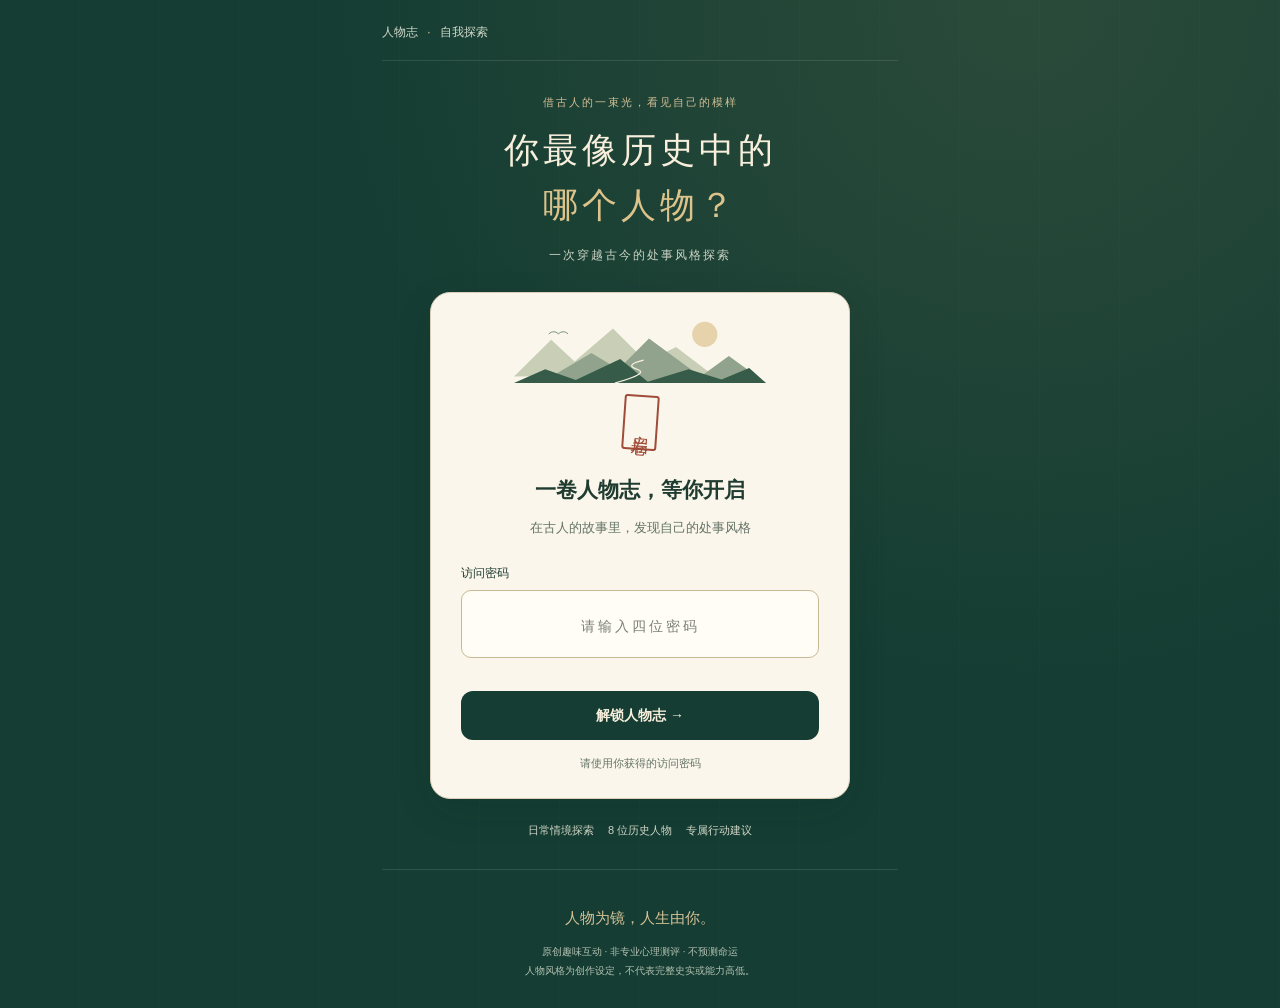
<file: history/index.html>
<!DOCTYPE html>
<html lang="zh-CN">
<head>
  <meta charset="UTF-8">
  <meta name="viewport" content="width=device-width, initial-scale=1">
  <meta name="theme-color" content="#153d33">
  <meta name="description" content="发现与你处事风格相近的历史人物。收获专属解读与7天行动清单。原创趣味探索，非专业心理测评。">
  <title>你最像历史中的谁？ · 人物志</title>
  <link rel="stylesheet" href="style.css">
  <link rel="stylesheet" href="report.css?v=light-nav-1">
  <link rel="stylesheet" href="../quiz-flow.css">
  <script src="data.js?v=baike-links-2" defer></script>
  <script src="portraits.js?v=baike-links-2" defer></script>
  <script src="app.js?v=baike-links-2" defer></script>
</head>
<body>
  <div class="container">
    <nav class="topbar" aria-label="页面导航"><span>人物志 <i>·</i> 自我探索</span></nav>
    <header class="header">
      <div class="eyebrow">借古人的一束光，看见自己的模样</div>
      <h1 class="title">你最像历史中的<br><span>哪个人物？</span></h1>
      <p class="subtitle">一次穿越古今的处事风格探索</p>
    </header>
    <main class="main-content" id="main-content"></main>
    <footer class="footer">人物为镜，人生由你。<br><span>原创趣味互动 · 非专业心理测评 · 不预测命运<br>人物风格为创作设定，不代表完整史实或能力高低。</span></footer>
  </div>
  <div id="notice" class="notice" role="status" aria-live="polite"></div>
</body>
</html>
</file>
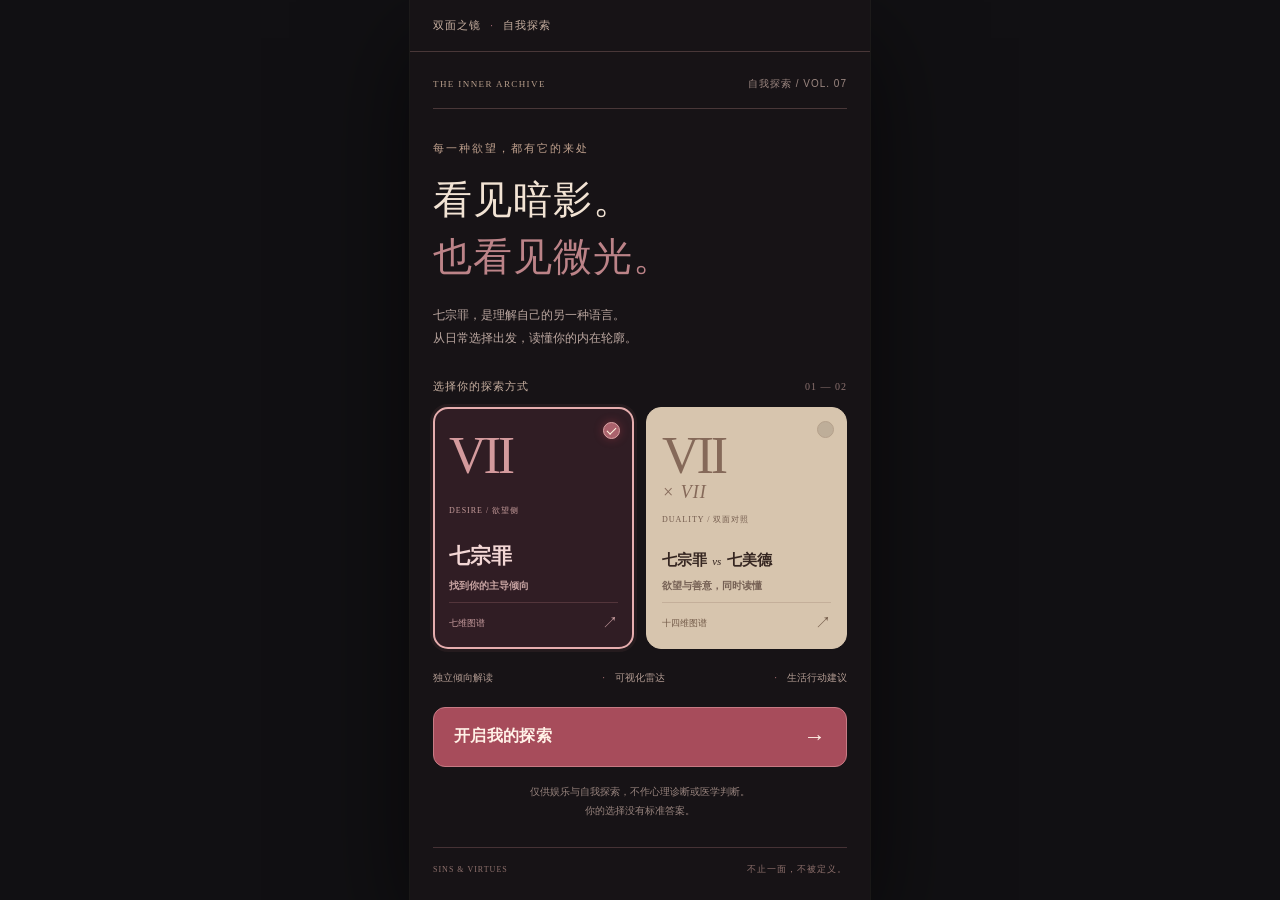
<file: sins/index.html>
<!DOCTYPE html>
<html lang="zh-CN" data-mp-theme="dark">
<head>
  <meta charset="UTF-8">
  <meta name="viewport" content="width=device-width, initial-scale=1.0, viewport-fit=cover">
  <title>七宗罪 vs 七美德 · 双面之镜</title>
  <link rel="icon" href="data:image/svg+xml,%3Csvg xmlns='http://www.w3.org/2000/svg' viewBox='0 0 64 64'%3E%3Crect width='64' height='64' rx='12' fill='%23070607'/%3E%3Cpath d='M32 8l20 20-20 28L12 28 32 8z' fill='%239f2430' stroke='%23d7ad67' stroke-width='3'/%3E%3Ctext x='32' y='39' text-anchor='middle' font-size='24' font-family='serif' font-weight='700' fill='%23f1dcc0'%3E7%3C/text%3E%3C/svg%3E">
  <style>
    :root {
      --bg: #070607;
      --panel: rgba(20, 17, 16, 0.82);
      --panel-strong: rgba(28, 22, 20, 0.96);
      --ink: #f5ead8;
      --muted: #bcae9a;
      --dim: #786d61;
      --line: rgba(239, 214, 174, 0.16);
      --line-strong: rgba(239, 214, 174, 0.28);
      --gold: #d7ad67;
      --gold-soft: #f1dcc0;
      --crimson: #9f2430;
      --crimson-bright: #dc4956;
      --ember: #e9834e;
      --shadow: 0 26px 74px rgba(0, 0, 0, 0.48);
      --radius: 8px;
    }

    * {
      box-sizing: border-box;
    }

    html {
      min-height: 100%;
      background: #030303;
    }

    body {
      margin: 0;
      min-height: 100vh;
      color: var(--ink);
      background:
        radial-gradient(circle at 74% 12%, rgba(159, 36, 48, 0.26), transparent 34%),
        radial-gradient(circle at 9% 66%, rgba(215, 173, 103, 0.13), transparent 28%),
        linear-gradient(180deg, #070607 0%, #170d0e 48%, #050405 100%);
      font-family: -apple-system, BlinkMacSystemFont, "Segoe UI", "PingFang SC", "Hiragino Sans GB", "Microsoft YaHei", sans-serif;
      letter-spacing: 0;
    }

    button {
      border: 0;
      font: inherit;
      color: inherit;
      -webkit-tap-highlight-color: transparent;
    }

    h1, h2, h3, p {
      margin: 0;
    }

    .app {
      position: relative;
      width: min(100%, 460px);
      min-height: 100vh;
      margin: 0 auto;
      overflow: hidden;
      background:
        linear-gradient(180deg, rgba(255, 255, 255, 0.035), rgba(255, 255, 255, 0)),
        repeating-linear-gradient(90deg, rgba(239, 214, 174, 0.028) 0 1px, transparent 1px 42px),
        #080607;
      box-shadow: 0 0 0 1px rgba(239, 214, 174, 0.06), 0 38px 100px rgba(0, 0, 0, 0.58);
    }

    .app::before {
      content: "";
      position: fixed;
      inset: 0;
      pointer-events: none;
      background:
        radial-gradient(circle at 50% 20%, rgba(220, 73, 86, 0.06), transparent 36%),
        linear-gradient(90deg, rgba(255, 255, 255, 0.025) 0 1px, transparent 1px 80px),
        linear-gradient(0deg, rgba(255, 255, 255, 0.018) 0 1px, transparent 1px 80px);
      opacity: 0.5;
      mask-image: linear-gradient(90deg, transparent, #000 20%, #000 80%, transparent);
    }

    .page {
      position: relative;
      z-index: 1;
      display: none;
      min-height: 100vh;
      padding: 22px 18px calc(32px + env(safe-area-inset-bottom));
    }

    .page.active {
      display: block;
      animation: pageIn 0.34s ease both;
    }

    #home-page.page {
      min-height: 100svh;
      height: 100svh;
      max-height: 100svh;
      padding: 0;
      overflow: hidden;
    }

    #home-page .hero {
      margin: 0;
      width: 100%;
    }

    @keyframes pageIn {
      from { opacity: 0; transform: translateY(10px); }
      to { opacity: 1; transform: translateY(0); }
    }

    .hero {
      position: relative;
      min-height: 100svh;
      height: 100svh;
      max-height: 100svh;
      display: flex;
      flex-direction: column;
      justify-content: flex-start;
      gap: 0;
      margin: -22px -18px calc(-32px - env(safe-area-inset-bottom));
      padding: 10px 18px calc(10px + env(safe-area-inset-bottom));
      overflow: hidden;
      background:
        radial-gradient(circle at 50% 32%, rgba(159, 36, 48, 0.22), transparent 32%),
        radial-gradient(circle at 82% 12%, rgba(215, 173, 103, 0.15), transparent 26%),
        linear-gradient(180deg, rgba(8, 6, 7, 0.45), rgba(8, 6, 7, 0.94) 78%),
        #080607;
    }

    .hero::before,
    .hero::after {
      content: "";
      position: absolute;
      inset: 0;
      pointer-events: none;
    }

    .hero::before {
      opacity: 0.32;
      background:
        radial-gradient(circle at 50% 40%, transparent 0 132px, rgba(215, 173, 103, 0.18) 133px 134px, transparent 135px),
        radial-gradient(circle at 50% 40%, transparent 0 184px, rgba(215, 173, 103, 0.12) 185px 186px, transparent 187px),
        linear-gradient(120deg, transparent 0 49%, rgba(215, 173, 103, 0.12) 49.3%, transparent 50.3%),
        linear-gradient(60deg, transparent 0 49%, rgba(215, 173, 103, 0.08) 49.3%, transparent 50.3%);
    }

    .hero::after {
      background: linear-gradient(180deg, transparent 0 66%, rgba(8, 6, 7, 0.96) 100%);
    }

    .hero-top,
    .hero-main,
    .hero-bottom {
      position: relative;
      z-index: 2;
    }

    .hero-top {
      display: flex;
      align-items: center;
      justify-content: space-between;
      gap: 10px;
      color: var(--gold);
      font-size: 10px;
      font-weight: 800;
      letter-spacing: 0.12em;
      text-transform: uppercase;
      flex-shrink: 0;
    }

    .mini-seal {
      width: 28px;
      height: 28px;
      display: grid;
      place-items: center;
      border: 1px solid var(--line-strong);
      color: var(--gold-soft);
      background: rgba(15, 12, 12, 0.74);
      transform: rotate(45deg);
      box-shadow: 0 8px 20px rgba(0, 0, 0, 0.24);
    }

    .mini-seal span {
      transform: rotate(-45deg);
      font-size: 10px;
    }

    .hero-main {
      flex: 1 1 auto;
      min-height: 0;
      display: flex;
      flex-direction: column;
      align-items: center;
      justify-content: flex-start;
      gap: 10px;
      padding: 6px 0 0;
    }

    .hero-title {
      margin-top: 2px;
      text-align: center;
      flex-shrink: 0;
    }

    .hero-title .kicker {
      display: inline-flex;
      align-items: center;
      gap: 8px;
      color: var(--gold);
      font-size: 11px;
      font-weight: 800;
      letter-spacing: 0.1em;
    }

    .hero-title .kicker::before,
    .hero-title .kicker::after {
      content: "";
      width: 20px;
      height: 1px;
      background: currentColor;
      opacity: 0.72;
    }

    .hero-title h1 {
      margin-top: 4px;
      font-size: clamp(34px, 9.5vw, 48px);
      line-height: 1;
      font-weight: 950;
      letter-spacing: 0;
      color: var(--gold-soft);
      text-shadow: 0 8px 24px rgba(0, 0, 0, 0.5), 0 0 28px rgba(159, 36, 48, 0.22);
    }

    .hero-title p {
      max-width: 300px;
      margin: 6px auto 0;
      color: var(--muted);
      font-size: 12px;
      line-height: 1.45;
      display: -webkit-box;
      -webkit-line-clamp: 2;
      -webkit-box-orient: vertical;
      overflow: hidden;
    }

    .sin-wheel {
      --wheel-size: min(72vw, 300px);
      --wheel-radius: calc(var(--wheel-size) / 2);
      --node-size: clamp(48px, 14vw, 62px);
      position: relative;
      width: var(--wheel-size);
      height: var(--wheel-size);
      aspect-ratio: 1 / 1;
      margin: 0 auto;
      border: 1px solid rgba(215, 173, 103, 0.22);
      border-radius: 50%;
      background:
        radial-gradient(circle, rgba(239, 214, 174, 0.12) 0 1px, transparent 2px),
        repeating-conic-gradient(from -90deg, rgba(215, 173, 103, 0.12) 0 1deg, transparent 1deg 51.4deg),
        radial-gradient(circle at 50% 50%, rgba(159, 36, 48, 0.18), rgba(8, 6, 7, 0.5) 44%, rgba(8, 6, 7, 0.86) 70%);
      box-shadow: inset 0 0 44px rgba(0, 0, 0, 0.62), 0 16px 36px rgba(0, 0, 0, 0.38);
      animation: wheelIn 0.9s ease both;
      flex: 0 0 auto;
    }

    @keyframes wheelIn {
      from { opacity: 0; transform: scale(0.94) rotate(-8deg); }
      to { opacity: 1; transform: scale(1) rotate(0); }
    }

    .sin-wheel::before,
    .sin-wheel::after {
      content: "";
      position: absolute;
      inset: 18%;
      border: 1px solid rgba(215, 173, 103, 0.18);
      border-radius: 50%;
    }

    .sin-wheel::after {
      inset: 34%;
      border-color: rgba(220, 73, 86, 0.24);
      box-shadow: 0 0 24px rgba(159, 36, 48, 0.22);
    }

    .wheel-core {
      position: absolute;
      left: 50%;
      top: 50%;
      z-index: 2;
      width: 28%;
      height: 28%;
      min-width: 48px;
      min-height: 48px;
      display: grid;
      place-items: center;
      color: var(--gold-soft);
      border: 1px solid rgba(215, 173, 103, 0.34);
      background:
        conic-gradient(from 22deg, rgba(159, 36, 48, 0.6), rgba(12, 10, 10, 0.8), rgba(215, 173, 103, 0.36), rgba(159, 36, 48, 0.6));
      transform: translate(-50%, -50%) rotate(45deg);
      box-shadow: 0 0 32px rgba(159, 36, 48, 0.28);
    }

    .wheel-core span {
      transform: rotate(-45deg);
      font-size: clamp(18px, 5vw, 24px);
      font-weight: 900;
    }

    .sin-node {
      position: absolute;
      left: 50%;
      top: 50%;
      z-index: 3;
      width: var(--node-size);
      height: var(--node-size);
      min-height: var(--node-size);
      padding: 2px;
      display: grid;
      place-items: center;
      gap: 0;
      text-align: center;
      border: 1px solid rgba(215, 173, 103, 0.32);
      border-radius: 50%;
      background:
        radial-gradient(circle at 50% 24%, rgba(220, 73, 86, 0.34), transparent 42%),
        rgba(11, 9, 9, 0.86);
      box-shadow: 0 8px 18px rgba(0, 0, 0, 0.32);
      transform:
        translate(-50%, -50%)
        rotate(var(--angle))
        translateY(calc(var(--wheel-radius) * -0.78))
        rotate(calc(var(--angle) * -1));
    }

    .sin-node b {
      display: block;
      color: var(--gold-soft);
      font-size: clamp(10px, 2.8vw, 12px);
      line-height: 1.05;
      font-weight: 900;
    }

    .sin-node small {
      display: none;
    }

    .hero-bottom {
      display: grid;
      gap: 8px;
      flex: 0 0 auto;
      margin-top: auto;
    }

    .info-strip {
      display: grid;
      grid-template-columns: repeat(3, 1fr);
      border: 1px solid var(--line);
      background: rgba(12, 10, 10, 0.7);
      box-shadow: none;
    }

    .info-strip div {
      min-width: 0;
      padding: 8px 6px;
      text-align: center;
      border-right: 1px solid var(--line);
    }

    .info-strip div:last-child {
      border-right: 0;
    }

    .info-strip strong {
      display: block;
      color: var(--gold-soft);
      font-size: 15px;
      line-height: 1;
      font-weight: 900;
    }

    .info-strip span {
      display: block;
      margin-top: 4px;
      color: var(--dim);
      font-size: 10px;
      white-space: nowrap;
    }

    .primary-btn,
    .ghost-btn {
      width: 100%;
      min-height: 46px;
      display: inline-flex;
      align-items: center;
      justify-content: center;
      gap: 10px;
      border-radius: var(--radius);
      cursor: pointer;
      transition: transform 0.18s ease, filter 0.18s ease, opacity 0.18s ease;
    }

    #home-page .primary-btn {
      min-height: 48px;
      font-size: 16px;
      box-shadow: 0 10px 24px rgba(159, 36, 48, 0.28);
    }

    #home-page .sin-wheel {
      --wheel-size: min(56vw, 230px);
    }

    #home-page .hero-title h1 {
      font-size: clamp(30px, 8.5vw, 42px);
    }

    #home-page .hero-title p {
      font-size: 11px;
    }

    #home-page .mode-card b {
      font-size: 14px;
    }

    .mode-pick {
      display: grid;
      grid-template-columns: 1fr 1fr;
      gap: 8px;
    }

    .mode-card {
      position: relative;
      min-width: 0;
      min-height: 92px;
      padding: 12px 10px 11px;
      display: flex;
      flex-direction: column;
      align-items: flex-start;
      justify-content: space-between;
      gap: 8px;
      text-align: left;
      border-radius: var(--radius);
      cursor: pointer;
      transition: transform 0.18s ease, border-color 0.18s ease, box-shadow 0.18s ease, background 0.18s ease;
      border: 1px solid rgba(239, 214, 174, 0.18);
      color: var(--gold-soft);
      background:
        linear-gradient(180deg, rgba(255, 255, 255, 0.04), transparent 50%),
        rgba(14, 11, 11, 0.72);
    }

    .mode-card:active {
      transform: scale(0.98);
    }

    .mode-card.selected {
      border-color: rgba(220, 73, 86, 0.72);
      background:
        radial-gradient(circle at 50% 0%, rgba(159, 36, 48, 0.28), transparent 55%),
        linear-gradient(180deg, rgba(255, 255, 255, 0.06), transparent 48%),
        rgba(22, 12, 13, 0.92);
      box-shadow:
        0 0 0 1px rgba(220, 73, 86, 0.22),
        0 12px 28px rgba(159, 36, 48, 0.22);
    }

    .mode-card .mode-tag {
      display: inline-flex;
      align-items: center;
      padding: 2px 7px;
      border-radius: 999px;
      font-size: 10px;
      font-weight: 900;
      letter-spacing: 0.06em;
      border: 1px solid rgba(239, 214, 174, 0.22);
      background: rgba(0, 0, 0, 0.24);
      color: var(--muted);
    }

    .mode-card.selected .mode-tag {
      color: #fff3df;
      border-color: rgba(239, 214, 174, 0.32);
      background: rgba(159, 36, 48, 0.45);
    }

    .mode-card b {
      display: block;
      margin-top: 6px;
      font-size: 15px;
      font-weight: 900;
      line-height: 1.2;
      letter-spacing: 0.01em;
    }

    .mode-card small {
      display: block;
      margin-top: 4px;
      color: var(--dim);
      font-size: 10px;
      font-weight: 600;
      line-height: 1.35;
    }

    .mode-card.selected small {
      color: var(--muted);
    }

    .mode-card .mode-check {
      position: absolute;
      top: 8px;
      right: 8px;
      width: 18px;
      height: 18px;
      border-radius: 50%;
      border: 1px solid rgba(239, 214, 174, 0.28);
      background: rgba(0, 0, 0, 0.25);
      display: grid;
      place-items: center;
      opacity: 0.45;
    }

    .mode-card.selected .mode-check {
      opacity: 1;
      border-color: rgba(241, 220, 192, 0.55);
      background: linear-gradient(135deg, #b7333d, #78171f);
      box-shadow: 0 0 10px rgba(220, 73, 86, 0.35);
    }

    .mode-card .mode-check::after {
      content: "";
      width: 8px;
      height: 4px;
      border-left: 1.8px solid transparent;
      border-bottom: 1.8px solid transparent;
      transform: rotate(-45deg) translate(0.5px, -0.5px);
    }

    .mode-card.selected .mode-check::after {
      border-left-color: #fff3df;
      border-bottom-color: #fff3df;
    }

    .result-layout { display: none; }
    .result-layout.active { display: block; }

    .primary-btn {
      color: #fff3df;
      font-size: 18px;
      font-weight: 900;
      letter-spacing: 0.02em;
      background:
        linear-gradient(90deg, rgba(255, 255, 255, 0.12), transparent 18% 82%, rgba(255, 255, 255, 0.1)),
        linear-gradient(135deg, #78171f, #b7333d 52%, #77171d);
      border: 1px solid rgba(239, 214, 174, 0.24);
      box-shadow: 0 18px 42px rgba(159, 36, 48, 0.28);
    }

    .ghost-btn {
      color: var(--gold-soft);
      background: rgba(15, 12, 12, 0.56);
      border: 1px solid var(--line);
    }

    .primary-btn:active,
    .ghost-btn:active {
      transform: scale(0.985);
      filter: brightness(1.06);
    }

    .primary-btn:disabled,
    .ghost-btn:disabled {
      cursor: not-allowed;
      opacity: 0.46;
      transform: none;
      filter: none;
    }

    .safe-note {
      color: var(--dim);
      font-size: 12px;
      line-height: 1.7;
      text-align: center;
    }

    #home-page .safe-note {
      font-size: 10px;
      line-height: 1.4;
      margin: 0;
    }

    .history-btn {
      width: 100%;
      min-height: 42px;
      margin-top: 0;
      border: 1px solid var(--line);
      border-radius: var(--radius);
      color: var(--gold-soft);
      font: inherit;
      font-size: 14px;
      font-weight: 800;
      cursor: pointer;
      background: rgba(15, 12, 12, 0.56);
    }

    .history-btn.hidden {
      display: none;
    }

    .history-btn:active {
      transform: scale(0.985);
      filter: brightness(1.06);
    }

    .history-modal-backdrop {
      position: fixed;
      inset: 0;
      z-index: 2200;
      display: none;
      align-items: flex-end;
      justify-content: center;
      padding: 18px;
      background: rgba(0, 0, 0, 0.58);
      backdrop-filter: blur(4px);
    }

    .history-modal-backdrop.show {
      display: flex;
    }

    .history-modal {
      width: min(460px, 100%);
      max-height: min(72vh, 560px);
      display: grid;
      grid-template-rows: auto 1fr auto;
      border: 1px solid var(--line-strong);
      border-radius: 14px;
      background:
        linear-gradient(180deg, rgba(255, 255, 255, 0.04), transparent 30%),
        rgba(18, 14, 14, 0.98);
      box-shadow: 0 24px 68px rgba(0, 0, 0, 0.48);
      overflow: hidden;
    }

    .history-head {
      display: flex;
      align-items: center;
      justify-content: space-between;
      gap: 10px;
      padding: 16px 16px 12px;
      border-bottom: 1px solid var(--line);
    }

    .history-head b {
      color: var(--gold-soft);
      font-size: 16px;
      font-weight: 900;
      letter-spacing: 0.04em;
    }

    .history-head-actions {
      display: flex;
      align-items: center;
      gap: 12px;
    }

    .history-clear,
    .history-close {
      border: 0;
      background: transparent;
      color: var(--dim);
      font: inherit;
      font-size: 13px;
      cursor: pointer;
      padding: 0;
    }

    .history-close {
      color: var(--gold-soft);
      font-size: 22px;
      line-height: 1;
    }

    .history-list {
      display: grid;
      align-content: start;
      overflow: auto;
      -webkit-overflow-scrolling: touch;
    }

    .history-empty {
      padding: 28px 16px;
      color: var(--dim);
      font-size: 13px;
      text-align: center;
      line-height: 1.7;
    }

    .history-item {
      width: 100%;
      display: grid;
      grid-template-columns: 1fr auto;
      gap: 4px 12px;
      align-items: center;
      padding: 14px 16px;
      border: 0;
      border-bottom: 1px solid rgba(239, 214, 174, 0.08);
      background: transparent;
      color: inherit;
      font: inherit;
      text-align: left;
      cursor: pointer;
      transition: background 0.15s ease;
    }

    .history-item:last-child {
      border-bottom: 0;
    }

    .history-item:active {
      background: rgba(159, 36, 48, 0.12);
    }

    .history-item strong {
      color: var(--gold-soft);
      font-size: 15px;
      font-weight: 800;
    }

    .history-item span {
      color: var(--dim);
      font-size: 12px;
    }

    .history-item em {
      grid-row: 1 / 3;
      grid-column: 2;
      color: var(--crimson-bright);
      font-style: normal;
      font-size: 18px;
      font-weight: 900;
    }

    .history-modal-foot {
      padding: 12px 16px 16px;
      border-top: 1px solid var(--line);
    }

    .history-modal-foot .ghost-btn {
      min-height: 44px;
      font-size: 15px;
    }

    .quiz-head {
      position: relative;
      display: grid;
      gap: 10px;
      margin: -2px 0 12px;
      padding: 14px 14px 12px;
      border: 1px solid rgba(239, 214, 174, 0.13);
      border-radius: var(--radius);
      background:
        radial-gradient(circle at 12% 14%, rgba(215, 173, 103, 0.12), transparent 28%),
        linear-gradient(180deg, rgba(255, 255, 255, 0.04), rgba(255, 255, 255, 0.012)),
        rgba(10, 8, 8, 0.66);
      box-shadow: 0 16px 44px rgba(0, 0, 0, 0.24);
      overflow: hidden;
    }

    .quiz-head::after {
      content: "";
      position: absolute;
      right: -58px;
      top: -58px;
      width: 138px;
      height: 138px;
      border: 1px solid rgba(215, 173, 103, 0.15);
      border-radius: 50%;
      background: repeating-conic-gradient(from -90deg, rgba(215, 173, 103, 0.15) 0 1deg, transparent 1deg 51.4deg);
      opacity: 0.72;
      pointer-events: none;
    }

    .quiz-topline {
      display: flex;
      align-items: center;
      justify-content: space-between;
      gap: 14px;
      color: var(--muted);
      font-size: 13px;
    }

    .quiz-title {
      display: flex;
      align-items: center;
      gap: 10px;
      min-width: 0;
      color: var(--gold-soft);
      font-size: 20px;
      font-weight: 900;
    }

    .quiz-title::before {
      content: "";
      width: 12px;
      height: 12px;
      border: 1px solid var(--gold);
      transform: rotate(45deg);
      background: rgba(159, 36, 48, 0.5);
    }

    .progress-track {
      position: relative;
      height: 7px;
      overflow: hidden;
      border-radius: 999px;
      background: rgba(239, 214, 174, 0.12);
    }

    .progress-fill {
      width: 0%;
      height: 100%;
      border-radius: inherit;
      background: linear-gradient(90deg, var(--crimson), var(--ember), var(--gold));
      box-shadow: 0 0 18px rgba(220, 73, 86, 0.46);
      transition: width 0.28s ease;
    }

    .question-panel {
      position: relative;
      padding: 20px 18px 16px;
      border: 1px solid var(--line);
      border-radius: var(--radius);
      background:
        radial-gradient(circle at 92% 10%, rgba(215, 173, 103, 0.11), transparent 22%),
        linear-gradient(180deg, rgba(255, 255, 255, 0.045), rgba(255, 255, 255, 0.015)),
        var(--panel);
      box-shadow: var(--shadow);
      overflow: hidden;
    }

    .question-panel::before {
      content: "";
      position: absolute;
      left: 20px;
      right: 20px;
      top: 17px;
      height: 1px;
      background: linear-gradient(90deg, transparent, rgba(215, 173, 103, 0.42), transparent);
    }

    .question-panel::after {
      content: "";
      position: absolute;
      right: 16px;
      top: 28px;
      width: 78px;
      height: 78px;
      border: 1px solid rgba(215, 173, 103, 0.15);
      border-radius: 50%;
      background:
        repeating-conic-gradient(from -90deg, rgba(215, 173, 103, 0.12) 0 1deg, transparent 1deg 51.4deg),
        radial-gradient(circle, rgba(159, 36, 48, 0.12), transparent 58%);
      opacity: 0.76;
      pointer-events: none;
    }

    .question-meta {
      position: relative;
      z-index: 1;
      display: flex;
      align-items: flex-start;
      justify-content: space-between;
      gap: 12px;
    }

    .question-num {
      color: var(--crimson-bright);
      font-family: Georgia, "Times New Roman", serif;
      font-size: 46px;
      line-height: 1;
      opacity: 0.78;
    }

    .question-text {
      position: relative;
      z-index: 1;
      margin-top: 12px;
      color: var(--gold-soft);
      font-size: 24px;
      line-height: 1.38;
      font-weight: 900;
    }

    .question-help {
      position: relative;
      z-index: 1;
      margin-top: 10px;
      color: var(--muted);
      font-size: 13px;
      line-height: 1.7;
    }

    .options {
      position: relative;
      z-index: 1;
      display: grid;
      gap: 8px;
      margin-top: 17px;
    }

    .option-btn {
      width: 100%;
      min-height: 53px;
      display: grid;
      grid-template-columns: 42px 1fr;
      align-items: center;
      gap: 12px;
      padding: 10px 12px;
      text-align: left;
      color: var(--muted);
      border: 1px solid rgba(239, 214, 174, 0.12);
      border-radius: var(--radius);
      background:
        linear-gradient(90deg, rgba(255, 255, 255, 0.025), transparent),
        rgba(9, 8, 8, 0.58);
      cursor: pointer;
      transition: transform 0.18s ease, background 0.18s ease, border-color 0.18s ease, color 0.18s ease;
    }

    .option-btn.selected {
      color: var(--gold-soft);
      border-color: rgba(220, 73, 86, 0.62);
      background:
        linear-gradient(90deg, rgba(159, 36, 48, 0.76), rgba(14, 11, 11, 0.88) 72%, rgba(215, 173, 103, 0.12)),
        rgba(159, 36, 48, 0.42);
      box-shadow: 0 12px 26px rgba(159, 36, 48, 0.2);
    }

    .option-btn:active {
      transform: scale(0.988);
    }

    .option-mark {
      width: 34px;
      height: 34px;
      display: grid;
      place-items: center;
      color: var(--gold);
      border: 1px solid rgba(215, 173, 103, 0.42);
      border-radius: 50%;
      font-weight: 900;
      font-family: Georgia, "Times New Roman", serif;
      transition: 0.18s ease;
    }

    .option-btn.selected .option-mark {
      color: #fff3df;
      border-color: rgba(241, 220, 192, 0.5);
      background: rgba(159, 36, 48, 0.58);
    }

    .option-label {
      min-width: 0;
      font-size: 15px;
      line-height: 1.45;
    }

    .quiz-actions {
      position: sticky;
      bottom: 0;
      z-index: 5;
      display: grid;
      grid-template-columns: 0.82fr 1.18fr;
      gap: 10px;
      margin-top: 12px;
      padding: 10px 0 calc(8px + env(safe-area-inset-bottom));
      background: linear-gradient(180deg, rgba(8, 6, 7, 0), rgba(8, 6, 7, 0.96) 30%, rgba(8, 6, 7, 0.99));
    }

    .loading-wrap,
    .gate-wrap {
      min-height: calc(100vh - 54px);
      display: grid;
      place-items: center;
    }

    .loading-panel,
    .gate-panel {
      position: relative;
      width: 100%;
      padding: 28px 20px;
      border: 1px solid var(--line);
      border-radius: var(--radius);
      background:
        radial-gradient(circle at 50% 18%, rgba(159, 36, 48, 0.22), transparent 32%),
        linear-gradient(180deg, rgba(255, 255, 255, 0.045), rgba(255, 255, 255, 0.018)),
        var(--panel-strong);
      box-shadow: var(--shadow);
      overflow: hidden;
    }

    .loading-kicker,
    .gate-kicker,
    .result-kicker {
      color: var(--gold);
      font-size: 11px;
      font-weight: 900;
      letter-spacing: 0.16em;
      text-align: center;
      text-transform: uppercase;
    }

    .loading-sigil {
      position: relative;
      width: 214px;
      height: 214px;
      margin: 18px auto;
      border: 1px solid rgba(215, 173, 103, 0.18);
      border-radius: 50%;
      background:
        repeating-conic-gradient(from -90deg, rgba(215, 173, 103, 0.2) 0 1deg, transparent 1deg 51.4deg),
        radial-gradient(circle, rgba(159, 36, 48, 0.22), transparent 58%);
      animation: sigilSpin 8s linear infinite;
    }

    @keyframes sigilSpin {
      to { transform: rotate(360deg); }
    }

    .loading-sigil::before,
    .loading-sigil::after {
      content: "";
      position: absolute;
      inset: 40px;
      border: 1px solid rgba(215, 173, 103, 0.22);
      border-radius: 50%;
      box-shadow: inset 0 0 20px rgba(159, 36, 48, 0.24);
    }

    .loading-sigil::after {
      inset: 78px;
      border-radius: 8px;
      transform: rotate(45deg);
      background: rgba(159, 36, 48, 0.2);
    }

    .loading-dot {
      position: absolute;
      left: 50%;
      top: 50%;
      width: 20px;
      height: 20px;
      border: 1px solid rgba(215, 173, 103, 0.44);
      border-radius: 50%;
      background: #0b0909;
      transform:
        translate(-50%, -50%)
        rotate(var(--angle))
        translateY(-96px)
        rotate(calc(var(--angle) * -1));
      box-shadow: 0 0 18px rgba(220, 73, 86, 0.3);
    }

    .loading-title {
      color: var(--gold-soft);
      font-size: 28px;
      line-height: 1.2;
      font-weight: 950;
      text-align: center;
    }

    .loading-title span {
      color: var(--crimson-bright);
    }

    .loading-copy {
      margin: 10px auto 18px;
      max-width: 330px;
      color: var(--muted);
      font-size: 14px;
      line-height: 1.7;
      text-align: center;
    }

    .loading-steps {
      display: grid;
      gap: 9px;
      margin-top: 16px;
    }

    .loading-step {
      display: flex;
      align-items: center;
      justify-content: space-between;
      gap: 10px;
      padding: 10px 12px;
      color: var(--dim);
      border: 1px solid rgba(239, 214, 174, 0.1);
      background: rgba(8, 7, 7, 0.54);
      border-radius: var(--radius);
      font-size: 13px;
      transition: 0.22s ease;
    }

    .loading-step strong {
      flex: 0 0 auto;
      color: inherit;
      font-size: 12px;
    }

    .loading-step.active,
    .loading-step.done {
      color: var(--gold-soft);
      border-color: rgba(215, 173, 103, 0.25);
    }

    .loading-step.active strong {
      color: var(--crimson-bright);
    }

    .loading-step.done strong {
      color: var(--gold);
    }

    .gate-panel {
      display: grid;
      gap: 12px;
      padding: 18px 18px 16px;
      background:
        radial-gradient(circle at 50% 16%, rgba(215, 173, 103, 0.16), transparent 28%),
        radial-gradient(circle at 50% 48%, rgba(159, 36, 48, 0.2), transparent 34%),
        linear-gradient(180deg, rgba(255, 255, 255, 0.052), rgba(255, 255, 255, 0.014)),
        var(--panel-strong);
    }

    .gate-panel::before {
      content: "";
      position: absolute;
      inset: 10px;
      border: 1px solid rgba(215, 173, 103, 0.11);
      border-radius: calc(var(--radius) - 2px);
      pointer-events: none;
    }

    .gate-seal {
      position: relative;
      width: 142px;
      height: 142px;
      margin: 0 auto 2px;
      display: grid;
      place-items: center;
      border: 1px solid rgba(215, 173, 103, 0.24);
      border-radius: 50%;
      background:
        repeating-conic-gradient(from -90deg, rgba(215, 173, 103, 0.18) 0 1deg, transparent 1deg 51.4deg),
        radial-gradient(circle at 50% 50%, rgba(159, 36, 48, 0.32), rgba(9, 7, 7, 0.76) 62%);
      box-shadow: inset 0 0 34px rgba(0, 0, 0, 0.4), 0 20px 48px rgba(0, 0, 0, 0.34);
    }

    .gate-seal::before,
    .gate-seal::after {
      content: "";
      position: absolute;
      border: 1px solid rgba(215, 173, 103, 0.18);
      pointer-events: none;
    }

    .gate-seal::before {
      inset: 22px;
      border-radius: 50%;
    }

    .gate-seal::after {
      width: 54px;
      height: 54px;
      transform: rotate(45deg);
      background: rgba(159, 36, 48, 0.24);
      box-shadow: 0 0 26px rgba(220, 73, 86, 0.18);
    }

    .gate-seal-core {
      position: relative;
      z-index: 1;
      display: grid;
      gap: 4px;
      place-items: center;
      color: var(--gold-soft);
      text-align: center;
    }

    .gate-seal-core strong {
      font-family: Georgia, "Times New Roman", serif;
      font-size: 36px;
      line-height: 0.9;
    }

    .gate-seal-core span {
      color: var(--gold);
      font-size: 10px;
      font-weight: 900;
      letter-spacing: 0.18em;
      text-transform: uppercase;
    }

    .gate-title {
      color: var(--gold-soft);
      font-size: 28px;
      line-height: 1.12;
      font-weight: 950;
      text-align: center;
    }

    .gate-copy {
      color: var(--muted);
      font-size: 13px;
      line-height: 1.62;
      text-align: center;
    }

    .gate-preview-title {
      display: flex;
      align-items: center;
      justify-content: center;
      gap: 10px;
      color: var(--gold-soft);
      font-size: 15px;
      font-weight: 900;
    }

    .gate-preview-title::before,
    .gate-preview-title::after {
      content: "";
      width: 24px;
      height: 1px;
      background: linear-gradient(90deg, transparent, var(--gold));
      opacity: 0.64;
    }

    .gate-preview-title::after {
      background: linear-gradient(90deg, var(--gold), transparent);
    }

    .gate-preview {
      display: grid;
      grid-template-columns: repeat(3, 1fr);
      gap: 9px;
    }

    .preview-tile {
      min-height: 88px;
      display: grid;
      place-items: center;
      gap: 8px;
      padding: 12px 7px;
      text-align: center;
      border: 1px solid rgba(239, 214, 174, 0.14);
      background:
        linear-gradient(180deg, rgba(255, 255, 255, 0.04), transparent),
        rgba(10, 8, 8, 0.56);
      border-radius: var(--radius);
    }

    .preview-tile strong {
      color: var(--crimson-bright);
      font-size: 30px;
      line-height: 1;
      font-family: Georgia, "Times New Roman", serif;
    }

    .preview-tile span {
      color: var(--muted);
      font-size: 12px;
      line-height: 1.35;
    }

    .gate-lock-list {
      display: grid;
      gap: 8px;
      padding: 10px 12px;
      border: 1px solid rgba(239, 214, 174, 0.12);
      border-radius: var(--radius);
      background: rgba(8, 7, 7, 0.48);
    }

    .gate-lock-row {
      display: grid;
      grid-template-columns: 22px 1fr auto;
      align-items: center;
      gap: 10px;
      min-height: 30px;
      color: var(--muted);
      font-size: 13px;
    }

    .gate-lock-row i {
      width: 18px;
      height: 18px;
      display: block;
      border: 1px solid rgba(215, 173, 103, 0.32);
      border-radius: 50%;
      background: radial-gradient(circle, rgba(159, 36, 48, 0.42), transparent 58%);
    }

    .gate-lock-row b {
      color: var(--gold-soft);
      font-size: 13px;
    }

    .gate-lock-row span {
      color: var(--dim);
      font-size: 12px;
      font-weight: 800;
    }

    .result-page {
      padding: 12px 12px calc(26px + env(safe-area-inset-bottom));
      background:
        radial-gradient(circle at 14% 6%, rgba(159, 36, 48, 0.22), transparent 27%),
        radial-gradient(circle at 88% 6%, rgba(159, 36, 48, 0.2), transparent 24%),
        radial-gradient(circle at 50% 34%, rgba(215, 173, 103, 0.07), transparent 34%),
        linear-gradient(180deg, #050404 0%, #110909 48%, #040303 100%);
    }

    .sin-report {
      position: relative;
      overflow: hidden;
      padding: 13px 12px 14px;
      border: 1px solid rgba(215, 173, 103, 0.38);
      border-radius: var(--radius);
      background:
        radial-gradient(circle at 0 0, rgba(159, 36, 48, 0.24), transparent 24%),
        radial-gradient(circle at 100% 0, rgba(159, 36, 48, 0.2), transparent 26%),
        radial-gradient(circle at 50% 16%, rgba(215, 173, 103, 0.08), transparent 34%),
        repeating-linear-gradient(90deg, rgba(239, 214, 174, 0.025) 0 1px, transparent 1px 44px),
        rgba(6, 6, 5, 0.94);
      box-shadow: var(--shadow), inset 0 0 0 1px rgba(239, 214, 174, 0.06);
    }

    .sin-report::before,
    .sin-report::after {
      content: "";
      position: absolute;
      pointer-events: none;
    }

    .sin-report::before {
      inset: 8px;
      border: 1px solid rgba(215, 173, 103, 0.18);
      border-radius: calc(var(--radius) - 2px);
    }

    .sin-report::after {
      left: 0;
      right: 0;
      top: 0;
      height: 164px;
      opacity: 0.68;
      background:
        radial-gradient(circle at 10% 38%, rgba(159, 36, 48, 0.54) 0 11px, transparent 12px),
        radial-gradient(circle at 13% 30%, rgba(120, 23, 31, 0.52) 0 15px, transparent 16px),
        radial-gradient(circle at 90% 38%, rgba(159, 36, 48, 0.54) 0 11px, transparent 12px),
        radial-gradient(circle at 87% 30%, rgba(120, 23, 31, 0.52) 0 15px, transparent 16px),
        linear-gradient(90deg, rgba(159, 36, 48, 0.22), transparent 24% 76%, rgba(159, 36, 48, 0.2));
      mask-image: linear-gradient(180deg, #000, transparent 86%);
    }

    .result-head,
    .dual-chief-grid,
    .report-main-grid,
    .report-bottom-grid,
    .report-footer {
      position: relative;
      z-index: 1;
    }

    .result-report-title .vs-title-mark {
      display: inline-block;
      margin: 0 4px;
      padding: 2px 8px 3px;
      border-radius: 4px;
      color: #fff3df;
      background: linear-gradient(135deg, #78171f, #b7333d 52%, #77171d);
      border: 1px solid rgba(239, 214, 174, 0.28);
      font-size: 0.72em;
      vertical-align: middle;
      white-space: nowrap;
    }

    .dual-chief-grid {
      display: grid;
      grid-template-columns: 1fr 1fr;
      gap: 10px;
      margin-top: 12px;
    }

    .chief-card {
      position: relative;
      min-width: 0;
      padding: 16px 12px 14px;
      text-align: center;
      border: 1px solid rgba(215, 173, 103, 0.24);
      border-radius: var(--radius);
      background:
        radial-gradient(circle at 50% 0%, rgba(159, 36, 48, 0.14), transparent 42%),
        linear-gradient(180deg, rgba(255, 255, 255, 0.038), rgba(255, 255, 255, 0.01)),
        rgba(9, 9, 8, 0.78);
      box-shadow: inset 0 0 0 1px rgba(239, 214, 174, 0.035), 0 14px 36px rgba(0, 0, 0, 0.2);
      overflow: hidden;
    }

    .chief-card.chief-virtue {
      background:
        radial-gradient(circle at 50% 0%, rgba(215, 173, 103, 0.16), transparent 42%),
        linear-gradient(180deg, rgba(255, 255, 255, 0.038), rgba(255, 255, 255, 0.01)),
        rgba(9, 9, 8, 0.78);
    }

    .chief-card span {
      display: block;
      color: var(--dim);
      font-size: 11px;
      font-weight: 800;
      letter-spacing: 0.08em;
    }

    .chief-card small {
      display: block;
      margin-top: 10px;
      color: var(--gold);
      font-size: 10px;
      font-weight: 900;
      letter-spacing: 0.16em;
    }

    .chief-card h2 {
      margin-top: 4px;
      color: var(--gold-soft);
      font-family: Georgia, "Times New Roman", "Songti SC", serif;
      font-size: clamp(28px, 8vw, 36px);
      line-height: 1.05;
      font-weight: 900;
    }

    .chief-card.chief-virtue h2 {
      color: #f6e7c8;
    }

    .chief-card strong {
      display: block;
      margin-top: 8px;
      color: var(--crimson-bright);
      font-size: 22px;
      font-weight: 900;
      font-variant-numeric: tabular-nums;
    }

    .chief-card.chief-virtue strong {
      color: var(--gold);
    }

    .chief-card strong::after {
      content: " / 100";
      color: var(--dim);
      font-size: 12px;
      font-weight: 700;
    }

    .balance-line {
      margin: 12px 2px 0;
      color: var(--ember);
      font-size: 13px;
      line-height: 1.6;
      text-align: center;
      font-weight: 700;
    }

    .radar-hint {
      margin-top: 4px;
      color: var(--dim);
      font-size: 12px;
      text-align: center;
    }

    .dual-star-map {
      padding: 4px 0 8px;
    }

    .dual-radar-svg {
      max-height: 340px;
    }

    .radar-area-sin {
      fill: rgba(159, 36, 48, 0.42);
      stroke: rgba(220, 73, 86, 0.92);
      stroke-width: 2;
      filter: drop-shadow(0 0 12px rgba(159, 36, 48, 0.36));
    }

    .radar-area-virtue {
      fill: rgba(215, 173, 103, 0.22);
      stroke: rgba(241, 220, 192, 0.88);
      stroke-width: 2;
      filter: drop-shadow(0 0 10px rgba(215, 173, 103, 0.28));
    }

    .radar-dot-sin {
      fill: #ffd0d4;
      stroke: #160d0e;
      stroke-width: 2;
    }

    .radar-dot-virtue {
      fill: var(--gold-soft);
      stroke: #160d0e;
      stroke-width: 2;
    }

    .radar-label-sin {
      fill: #f0c4b0;
      font-size: 12px;
      font-weight: 800;
      text-anchor: middle;
      dominant-baseline: middle;
    }

    .radar-label-virtue {
      fill: var(--gold-soft);
      font-size: 12px;
      font-weight: 800;
      text-anchor: middle;
      dominant-baseline: middle;
    }

    .radar-score {
      font-size: 10px;
      font-weight: 800;
      text-anchor: middle;
      dominant-baseline: middle;
    }

    .radar-score-sin { fill: #dc4956; }
    .radar-score-virtue { fill: var(--gold); }

    .radar-divider {
      stroke: rgba(241, 220, 192, 0.55);
      stroke-width: 1.6;
      stroke-dasharray: 4 3;
    }

    .dual-rank-grid {
      display: grid;
      grid-template-columns: 1fr;
      gap: 10px;
    }

    .virtue-rank-section .seal-bar b {
      color: var(--gold-soft);
    }

    .virtue-rank-section .bar-track i {
      background: linear-gradient(90deg, rgba(215, 173, 103, 0.55), var(--gold));
    }

    .result-head {
      padding: 13px 12px 15px;
      text-align: center;
      border-bottom: 1px solid rgba(215, 173, 103, 0.3);
    }

    .result-kicker {
      color: var(--gold);
      font-size: 10px;
      font-weight: 900;
      letter-spacing: 0.24em;
      text-align: center;
      text-transform: uppercase;
    }

    .result-report-title {
      margin-top: 8px;
      color: var(--gold-soft);
      font-family: Georgia, "Times New Roman", "Songti SC", serif;
      font-size: clamp(22px, 6.2vw, 32px);
      line-height: 1.25;
      font-weight: 900;
      text-align: center;
      white-space: normal;
      word-break: keep-all;
      overflow-wrap: normal;
      text-shadow: 0 10px 28px rgba(0, 0, 0, 0.56), 0 0 24px rgba(215, 173, 103, 0.12);
    }

    .result-subtitle {
      position: relative;
      display: inline-flex;
      align-items: center;
      justify-content: center;
      gap: 9px;
      margin-top: 10px;
      color: var(--muted);
      font-size: 13px;
      line-height: 1.45;
      text-align: center;
    }

    .result-subtitle::before,
    .result-subtitle::after,
    .section-title::before,
    .section-title::after {
      content: "";
      width: 28px;
      height: 1px;
      background: linear-gradient(90deg, transparent, var(--gold));
      opacity: 0.72;
    }

    .result-subtitle::after,
    .section-title::after {
      background: linear-gradient(90deg, var(--gold), transparent);
    }

    .result-hero-grid {
      display: grid;
      grid-template-columns: minmax(0, 1fr);
      gap: 10px;
      margin-top: 12px;
    }

    .score-plate,
    .dominant-plate,
    .result-brief-plate,
    .result-section {
      position: relative;
      min-width: 0;
      border: 1px solid rgba(215, 173, 103, 0.24);
      border-radius: var(--radius);
      background:
        radial-gradient(circle at 50% 0%, rgba(159, 36, 48, 0.12), transparent 34%),
        linear-gradient(180deg, rgba(255, 255, 255, 0.038), rgba(255, 255, 255, 0.01)),
        rgba(9, 9, 8, 0.78);
      box-shadow: inset 0 0 0 1px rgba(239, 214, 174, 0.035), 0 14px 36px rgba(0, 0, 0, 0.2);
      overflow: hidden;
    }

    .score-plate::before,
    .dominant-plate::before,
    .result-brief-plate::before,
    .result-section::before {
      content: "";
      position: absolute;
      inset: 6px;
      border: 1px solid rgba(215, 173, 103, 0.08);
      border-radius: calc(var(--radius) - 3px);
      pointer-events: none;
    }

    .score-plate,
    .result-brief-plate {
      padding: 14px 13px;
      text-align: center;
    }

    .score-plate span,
    .dominant-plate span,
    .result-brief-plate span {
      display: block;
      color: var(--gold-soft);
      font-size: 14px;
      font-weight: 900;
    }

    .score-plate strong {
      display: inline-block;
      margin-top: 12px;
      color: var(--gold-soft);
      font-family: Georgia, "Times New Roman", serif;
      font-size: 64px;
      line-height: 0.9;
      font-weight: 900;
      text-shadow: 0 0 20px rgba(215, 173, 103, 0.16);
    }

    .score-plate small {
      color: var(--gold-soft);
      font-family: Georgia, "Times New Roman", serif;
      font-size: 24px;
    }

    .score-plate p {
      margin-top: 12px;
      color: var(--muted);
      font-size: 13px;
      line-height: 1.52;
    }

    .dominant-plate {
      display: grid;
      justify-items: center;
      gap: 8px;
      padding: 14px 12px 13px;
      text-align: center;
      background:
        radial-gradient(circle at 50% 46%, rgba(159, 36, 48, 0.36), transparent 38%),
        linear-gradient(180deg, rgba(255, 255, 255, 0.045), rgba(255, 255, 255, 0.012)),
        rgba(9, 9, 8, 0.82);
    }

    .dominant-orb {
      position: relative;
      width: 158px;
      height: 158px;
      display: grid;
      place-items: center;
      align-content: center;
      gap: 6px;
      border: 1px solid rgba(215, 173, 103, 0.5);
      border-radius: 50%;
      color: var(--gold-soft);
      background:
        radial-gradient(circle at 50% 38%, rgba(159, 36, 48, 0.82), rgba(30, 12, 12, 0.88) 56%, rgba(6, 5, 5, 0.95) 72%),
        repeating-conic-gradient(from -90deg, rgba(215, 173, 103, 0.22) 0 1deg, transparent 1deg 12deg);
      box-shadow: inset 0 0 34px rgba(0, 0, 0, 0.54), 0 0 32px rgba(159, 36, 48, 0.24);
      overflow: hidden;
    }

    .dominant-orb::before {
      content: "♛";
      color: var(--gold);
      font-size: 24px;
      line-height: 1;
    }

    .dominant-orb::after {
      content: "";
      position: absolute;
      inset: 7px;
      border: 1px solid rgba(215, 173, 103, 0.24);
      border-radius: 50%;
      box-shadow: inset 0 0 0 8px rgba(215, 173, 103, 0.035);
    }

    .dominant-orb small {
      color: var(--gold);
      font-family: Georgia, "Times New Roman", serif;
      font-size: 12px;
      letter-spacing: 0.12em;
    }

    .dominant-orb h2 {
      color: var(--gold-soft);
      font-family: Georgia, "Times New Roman", "Songti SC", serif;
      font-size: 38px;
      line-height: 1;
      font-weight: 900;
    }

    .dominant-plate p {
      color: var(--muted);
      font-size: 12px;
      line-height: 1.45;
    }

    .result-brief-plate b {
      display: block;
      margin-top: 12px;
      color: var(--gold-soft);
      font-size: 20px;
      line-height: 1.3;
    }

    .result-brief-plate p {
      margin-top: 8px;
      color: var(--muted);
      font-size: 13px;
      line-height: 1.65;
      text-align: left;
    }

    .report-main-grid,
    .report-bottom-grid {
      display: grid;
      gap: 10px;
      margin-top: 10px;
    }

    .result-section {
      padding: 13px;
    }

    .section-title {
      display: flex;
      align-items: center;
      justify-content: center;
      gap: 10px;
      color: var(--gold-soft);
      font-size: 18px;
      font-weight: 950;
      text-align: center;
    }

    .star-map {
      display: grid;
      place-items: center;
      margin-top: 8px;
      padding: 6px 0 0;
    }

    .radar-svg {
      width: 100%;
      aspect-ratio: 1;
      max-height: 276px;
      overflow: visible;
      border-radius: 50%;
      background:
        radial-gradient(circle at 50% 50%, rgba(159, 36, 48, 0.14), transparent 44%),
        radial-gradient(circle at 50% 50%, transparent 0 41%, rgba(215, 173, 103, 0.06) 42% 43%, transparent 44%);
    }

    .dual-radar-svg {
      max-height: min(88vw, 360px);
      background:
        linear-gradient(90deg, rgba(159, 36, 48, 0.12) 0 50%, rgba(215, 173, 103, 0.1) 50% 100%),
        radial-gradient(circle at 50% 50%, rgba(159, 36, 48, 0.1), transparent 48%),
        radial-gradient(circle at 50% 50%, transparent 0 41%, rgba(215, 173, 103, 0.06) 42% 43%, transparent 44%);
    }

    .radar-grid {
      fill: none;
      stroke: rgba(215, 173, 103, 0.2);
      stroke-width: 1;
    }

    .radar-axis {
      stroke: rgba(215, 173, 103, 0.26);
      stroke-width: 1;
    }

    .radar-area {
      fill: rgba(159, 36, 48, 0.58);
      stroke: rgba(215, 173, 103, 0.9);
      stroke-width: 1.8;
      filter: drop-shadow(0 0 14px rgba(159, 36, 48, 0.42));
    }

    .radar-dot {
      fill: var(--gold-soft);
      stroke: #160d0e;
      stroke-width: 2;
    }

    .radar-label {
      fill: var(--gold-soft);
      font-family: Georgia, "Times New Roman", "Songti SC", serif;
      font-size: 13px;
      font-weight: 800;
      text-anchor: middle;
      dominant-baseline: middle;
    }

    .seal-bars {
      display: grid;
      gap: 8px;
      margin-top: 12px;
    }

    .seal-bar {
      display: grid;
      grid-template-columns: 38px 58px minmax(0, 1fr) 34px;
      align-items: center;
      gap: 8px;
      min-height: 48px;
      padding: 8px 7px;
      border-bottom: 1px solid rgba(215, 173, 103, 0.1);
      background:
        linear-gradient(90deg, rgba(159, 36, 48, 0.22), transparent 58%),
        rgba(8, 7, 7, 0.24);
    }

    .seal-icon {
      width: 34px;
      height: 34px;
      display: grid;
      place-items: center;
      color: var(--gold);
      border: 1px solid rgba(215, 173, 103, 0.28);
      border-radius: 50%;
      background:
        radial-gradient(circle at 50% 50%, rgba(159, 36, 48, 0.4), transparent 58%),
        rgba(10, 8, 8, 0.86);
      font-family: Georgia, "Times New Roman", serif;
      font-size: 10px;
      font-weight: 900;
    }

    .seal-bar b {
      color: var(--gold-soft);
      font-size: 15px;
      line-height: 1.2;
      white-space: nowrap;
    }

    .bar-track {
      height: 9px;
      overflow: hidden;
      border-radius: 999px;
      background: rgba(239, 214, 174, 0.12);
    }

    .bar-track i {
      display: block;
      width: 0;
      height: 100%;
      border-radius: inherit;
      background: linear-gradient(90deg, #5f1419, var(--crimson-bright), var(--gold));
      box-shadow: 0 0 14px rgba(220, 73, 86, 0.36);
      animation: barGrow 0.78s ease forwards;
    }

    @keyframes barGrow {
      from { width: 0; }
      to { width: var(--w); }
    }

    .seal-score {
      color: var(--gold-soft);
      font-family: Georgia, "Times New Roman", serif;
      font-size: 22px;
      text-align: right;
    }

    .result-copy {
      margin-top: 13px;
      color: var(--muted);
      font-size: 14px;
      line-height: 1.8;
    }

    .rose-sigil {
      width: 118px;
      height: 118px;
      margin: 18px auto 4px;
      border-radius: 50%;
      background:
        radial-gradient(circle at 50% 45%, #bd3340 0 10px, transparent 11px),
        radial-gradient(ellipse at 46% 42%, rgba(159, 36, 48, 0.95) 0 20px, transparent 21px),
        radial-gradient(ellipse at 56% 48%, rgba(120, 23, 31, 0.92) 0 24px, transparent 25px),
        radial-gradient(ellipse at 42% 58%, rgba(92, 20, 24, 0.9) 0 23px, transparent 24px),
        radial-gradient(circle, rgba(215, 173, 103, 0.16), transparent 58%);
      box-shadow: 0 0 0 1px rgba(215, 173, 103, 0.18), 0 0 32px rgba(159, 36, 48, 0.22);
    }

    .keywords {
      display: flex;
      flex-wrap: wrap;
      justify-content: center;
      gap: 8px;
      margin-top: 13px;
    }

    .keywords span {
      padding: 6px 9px;
      color: var(--gold-soft);
      border: 1px solid rgba(215, 173, 103, 0.18);
      border-radius: 999px;
      background: rgba(215, 173, 103, 0.08);
      font-size: 12px;
      font-weight: 800;
    }

    .matrix {
      display: grid;
      gap: 7px;
      margin-top: 12px;
    }

    .matrix-item {
      display: grid;
      grid-template-columns: minmax(0, 1fr) auto;
      gap: 10px;
      align-items: center;
      min-height: 42px;
      padding: 7px 8px;
      border-bottom: 1px solid rgba(215, 173, 103, 0.1);
      background: rgba(8, 7, 7, 0.28);
    }

    .matrix-item strong {
      order: 2;
      color: var(--crimson-bright);
      font-size: 0;
      white-space: nowrap;
    }

    .matrix-item strong::before {
      content: attr(data-flames);
      color: var(--crimson-bright);
      font-size: 15px;
      letter-spacing: 0.08em;
    }

    .matrix-item b {
      display: block;
      color: var(--gold-soft);
      font-size: 14px;
    }

    .matrix-item p {
      margin-top: 3px;
      color: var(--dim);
      font-size: 11px;
      line-height: 1.4;
    }

    .matrix-legend {
      display: flex;
      justify-content: space-between;
      gap: 6px;
      margin-top: 10px;
      color: var(--dim);
      font-size: 10px;
    }

    .advice-grid {
      display: grid;
      gap: 10px;
      margin-top: 12px;
    }

    .advice-card {
      position: relative;
      min-height: 62px;
      padding: 8px 8px 8px 52px;
      border-bottom: 1px solid rgba(215, 173, 103, 0.1);
      background: rgba(8, 7, 7, 0.24);
    }

    .advice-card::before {
      content: attr(data-index);
      position: absolute;
      left: 8px;
      top: 8px;
      width: 34px;
      height: 34px;
      display: grid;
      place-items: center;
      color: var(--gold);
      border: 1px solid rgba(215, 173, 103, 0.28);
      border-radius: 50%;
      background: radial-gradient(circle, rgba(159, 36, 48, 0.44), transparent 64%);
      font-family: Georgia, "Times New Roman", serif;
      font-weight: 900;
    }

    .advice-card b {
      color: var(--gold-soft);
      font-size: 15px;
    }

    .advice-card p {
      margin-top: 5px;
      color: var(--muted);
      font-size: 12px;
      line-height: 1.55;
    }

    .report-footer {
      margin-top: 12px;
      padding: 14px 10px 2px;
      text-align: center;
      border-top: 1px solid rgba(215, 173, 103, 0.22);
    }

    .report-footer p {
      margin-bottom: 12px;
      color: var(--gold-soft);
      font-size: 14px;
      line-height: 1.5;
    }

    .report-footer .primary-btn,
    .report-footer .ghost-btn {
      min-height: 46px;
      margin-top: 8px;
      font-size: 16px;
    }

    @media (min-width: 430px) {
      .advice-grid {
        grid-template-columns: repeat(2, minmax(0, 1fr));
      }
    }

    @media (max-width: 400px) {
      .result-hero-grid {
        grid-template-columns: 0.82fr 1.18fr;
      }

      .result-brief-plate {
        grid-column: 1 / -1;
      }

      .result-brief-plate b,
      .result-brief-plate p {
        text-align: center;
      }
    }

     @media (max-height: 760px) {
       .hero {
         padding-top: 8px;
         padding-bottom: calc(8px + env(safe-area-inset-bottom));
       }

       .hero-main {
         gap: 8px;
         padding-top: 2px;
         justify-content: flex-start;
       }

       .hero-title h1 {
         font-size: clamp(30px, 8.5vw, 42px);
       }

       .hero-title p {
         font-size: 11px;
         -webkit-line-clamp: 2;
       }

       .sin-wheel {
         --wheel-size: min(64vw, 260px);
         --node-size: clamp(44px, 13vw, 56px);
       }

       .hero-bottom {
         gap: 6px;
       }

       #home-page .primary-btn,
       #home-page .more-test-btn,
       #home-page .history-btn {
         min-height: 40px;
         font-size: 14px;
       }
     }

     @media (max-height: 640px) {
       .hero-top {
         display: none;
       }

       .hero-title p {
         -webkit-line-clamp: 1;
       }

       .sin-wheel {
         --wheel-size: min(56vw, 220px);
         --node-size: clamp(40px, 12vw, 50px);
       }

       .info-strip strong {
         font-size: 13px;
       }

       .info-strip div {
         padding: 6px 4px;
       }

       #home-page .safe-note {
         display: none;
       }
     }

     @media (max-width: 370px) {
       .page {
         padding-left: 14px;
         padding-right: 14px;
       }

       .hero {
         margin-left: -14px;
         margin-right: -14px;
         padding-left: 14px;
         padding-right: 14px;
       }

       .question-text {
         font-size: 22px;
       }

       .gate-preview {
         gap: 7px;
       }

       .preview-tile {
         padding-left: 5px;
         padding-right: 5px;
       }
     }

     .auth-modal-backdrop{
       position:fixed;inset:0;background:rgba(12,35,82,.42);backdrop-filter:blur(4px);
       display:none;align-items:center;justify-content:center;z-index:2000;padding:18px;
     }
     .auth-modal-backdrop.show{display:flex!important}
     .auth-modal{
       position:relative;width:min(520px,100%);margin:0 auto;
       background:linear-gradient(140deg,#fff 0%,#f5f7ff 100%);color:#1f2b45;
       border-radius:18px;box-shadow:0 24px 68px rgba(16,42,96,.18);
       padding:28px 26px 22px;border:1px solid #dfe7ff;
     }
     .auth-close-btn{
       position:absolute;right:12px;top:12px;border:0;background:transparent;
       color:#6b7695;font-size:22px;cursor:pointer;line-height:1;
     }
     .auth-modal__icon{font-size:48px;text-align:center;margin:4px 0 10px}
     .auth-modal__title{font-size:22px;font-weight:800;margin:0 0 6px;text-align:center}
     .auth-modal__desc{margin:0 0 6px;color:#3c4a6b;line-height:1.5;text-align:center;font-weight:600}
     .auth-modal__sub{margin:0 0 14px;color:#6b7695;line-height:1.5;text-align:center}
     .auth-field{display:flex;gap:10px;margin-bottom:8px}
     .auth-input{
       flex:1;padding:12px 14px;border:1px solid #cfd8f5;border-radius:12px;font-size:16px;
       background:#fff;font-family:inherit;transition:border-color .2s ease,box-shadow .2s ease;
     }
     .auth-input:focus{outline:none;border-color:#4f7af8;box-shadow:0 0 0 3px rgba(79,122,248,.2)}
     .auth-submit{
       width:100%;display:inline-flex;align-items:center;justify-content:center;gap:8px;
       padding:14px 18px;border:none;border-radius:12px;
       background:linear-gradient(90deg,#4f7af8,#3a60f5);color:#fff;font-size:16px;font-weight:800;
       letter-spacing:.2px;cursor:pointer;margin-top:12px;font-family:inherit;
       transition:transform .18s ease,box-shadow .18s ease;
     }
     .auth-submit:hover{transform:translateY(-1px);box-shadow:0 10px 24px rgba(79,122,248,.28)}
     .auth-error{color:#d32f2f;font-size:14px;margin:6px 0 0;min-height:18px;text-align:left}
     .auth-link-btn{
       width:100%;display:inline-flex;align-items:center;justify-content:center;gap:6px;
       margin-top:10px;padding:12px 16px;border:1px solid #cfd8f5;border-radius:12px;
       background:#f5f8ff;color:#3a60f5;font-size:14px;font-weight:700;cursor:pointer;font-family:inherit;
     }
     .auth-link-btn:active{transform:scale(.99)}
     .auth-tip{margin:10px 0 0;color:#6b7695;font-size:12px;line-height:1.5;text-align:center}
      .more-test-btn{
        width:100%;min-height:42px;margin-top:0;border:1px solid rgba(239,214,174,.28);border-radius:var(--radius);
        color:#fff3df;font-weight:900;cursor:pointer;font-size:14px;
        background:linear-gradient(135deg,#78171f,#b7333d 52%,#77171d);
        box-shadow:0 10px 24px rgba(159,36,48,.24);
        animation:morePulse 1.2s ease-in-out infinite;
      }
      #home-page .more-test-btn{margin-top:0}
     @keyframes morePulse {
       0%, 100% { transform:scale(1); box-shadow:0 14px 34px rgba(159,36,48,.24); filter:brightness(1); }
       50% { transform:scale(1.03); box-shadow:0 18px 42px rgba(220,73,86,.48); filter:brightness(1.1); }
     }
     .mp-modal-backdrop{
       position:fixed;inset:0;background:rgba(12,35,82,.42);backdrop-filter:blur(4px);
       display:none;align-items:center;justify-content:center;z-index:2100;padding:18px;
     }
     .mp-modal-backdrop.show{display:flex!important}
     .mp-modal{
       position:relative;width:min(420px,100%);margin:0 auto;text-align:center;
       background:linear-gradient(140deg,#fff 0%,#f5f7ff 100%);color:#1f2b45;
       border-radius:18px;box-shadow:0 24px 68px rgba(16,42,96,.18);
       padding:28px 22px 22px;border:1px solid #dfe7ff;
     }
     .mp-close-btn{
       position:absolute;right:12px;top:12px;border:0;background:transparent;
       color:#6b7695;font-size:22px;cursor:pointer;line-height:1;
     }
     .mp-modal h3{margin:0 0 8px;font-size:20px;font-weight:800}
     .mp-modal p{margin:0;color:#6b7695;font-size:13px;line-height:1.6}
     .mp-qr-box{
       margin:16px auto;width:min(340px,100%);border-radius:14px;
       border:1px solid #e8ecf5;background:#f8faff;display:grid;place-items:center;overflow:hidden;
       box-shadow:0 8px 24px rgba(16,42,96,.08);
     }
     .mp-qr-box img{width:100%;height:auto;display:block}
     .mp-qr-placeholder{color:#8a94b0;font-size:13px;line-height:1.5;padding:16px}
     .mp-name{
       display:inline-flex;align-items:center;gap:8px;margin-top:4px;padding:8px 12px;
       border-radius:999px;background:#eef3ff;color:#3a60f5;font-size:13px;font-weight:700;
     }
     .mp-copy-btn{
       width:100%;margin-top:14px;padding:12px 16px;border:0;border-radius:12px;
       background:linear-gradient(90deg,#4f7af8,#3a60f5);color:#fff;font-size:15px;font-weight:800;cursor:pointer;font-family:inherit;
     }
     .mp-actions{display:grid;grid-template-columns:1fr 1fr;gap:10px;margin-top:14px}
     .mp-actions .mp-copy-btn{margin-top:0}
     .mp-save-btn{
       width:100%;padding:12px 16px;border:1px solid #cfd8f5;border-radius:12px;
       background:#f5f8ff;color:#3a60f5;font-size:15px;font-weight:800;cursor:pointer;font-family:inherit;
     }
   </style>
 </head>
 <body>
   <div id="auth-modal-backdrop" class="auth-modal-backdrop" aria-hidden="true">
     <div class="auth-modal" role="dialog" aria-modal="true" aria-labelledby="auth-title">
       <button id="auth-close" class="auth-close-btn" type="button" aria-label="关闭">×</button>
       <div class="auth-modal__icon">🔑</div>
       <h3 id="auth-title" class="auth-modal__title">需要授权码</h3>
       <p class="auth-modal__desc">使用本测评需要激活授权码</p>
        <p class="auth-modal__sub">输入你获得的访问密码，开启本次探索。</p>
       <div class="auth-field">
         <input id="auth-input" class="auth-input" type="text" placeholder="请输入授权码" autocomplete="off" />
       </div>
       <div id="auth-error" class="auth-error"></div>
       <button id="auth-submit" class="auth-submit" type="button">验证并开始</button>
       
        <p class="auth-tip">仅供娱乐与自我探索，不属于专业心理评估。</p>
     </div>
   </div>
   <div id="mp-modal-backdrop" class="mp-modal-backdrop" aria-hidden="true">
     <div class="mp-modal" role="dialog" aria-modal="true" aria-labelledby="mp-title">
       <button id="mp-close" class="mp-close-btn" type="button" aria-label="关闭">×</button>
       <h3 id="mp-title">20+ 热门测试免费测</h3>
       <p>微信扫码进「双面之镜」，一口气测完</p>
       <div class="mp-qr-box" id="mp-qr-box">
         <div class="mp-qr-placeholder">请放入小程序码图片<br>路径见 AUTH_CONFIG.miniProgramQr</div>
       </div>
       <div class="mp-name" id="mp-name">小程序名称待配置</div>
       <div class="mp-actions">
         <button id="mp-save" class="mp-save-btn" type="button">一键保存二维码</button>
         <button id="mp-copy" class="mp-copy-btn" type="button">复制小程序名称</button>
       </div>
     </div>
   </div>
   <main class="app container quiz-frame"><nav class="topbar" aria-label="页面导航"><span>双面之镜 <i>·</i> 自我探索</span><button id="quiz-home" type="button" onclick="goHome()" hidden>返回首页 ↗</button></nav>
    <section id="home-page" class="page active">
      <div class="hero">
        <div class="cover-meta"><span>THE INNER ARCHIVE</span><span>自我探索 / VOL. 07</span></div>
        <header class="cover-heading"><p class="cover-eyebrow">每一种欲望，都有它的来处</p><h1>看见暗影。<br><span>也看见微光。</span></h1><p class="cover-description">七宗罪，是理解自己的另一种语言。<br>从日常选择出发，读懂你的内在轮廓。</p></header>
        <div id="home-wheel" hidden></div>
        <div class="cover-section-label"><span>选择你的探索方式</span><span>01 — 02</span></div>
        <div class="mode-pick" role="radiogroup" aria-label="选择测试版本">
          <button class="mode-card selected" id="mode-card-basic" data-mode="basic" onclick="selectMode('basic')" type="button" role="radio" aria-checked="true"><span class="mode-check" aria-hidden="true"></span><span class="cover-number" aria-hidden="true">VII</span><span class="mode-tag">DESIRE / 欲望侧</span><span class="cover-card-copy"><b>七宗罪</b><small>找到你的主导倾向</small></span><span class="cover-card-footer">七维图谱 <i>↗</i></span></button>
          <button class="mode-card" id="mode-card-vs" data-mode="vs" onclick="selectMode('vs')" type="button" role="radio" aria-checked="false"><span class="mode-check" aria-hidden="true"></span><span class="cover-number" aria-hidden="true">VII<span>× VII</span></span><span class="mode-tag">DUALITY / 双面对照</span><span class="cover-card-copy"><b>七宗罪 <em>vs</em> 七美德</b><small>欲望与善意，同时读懂</small></span><span class="cover-card-footer">十四维图谱 <i>↗</i></span></button>
        </div>
        <div class="cover-benefits"><span>独立倾向解读</span><span>可视化雷达</span><span>生活行动建议</span></div>
        <div class="hero-bottom"><button class="primary-btn cover-start" type="button" onclick="guardedStart()"><span>开启我的探索</span><span aria-hidden="true">→</span></button><button class="history-btn hidden" id="history-btn" type="button" onclick="openHistoryModal()">测试记录</button><p class="safe-note">仅供娱乐与自我探索，不作心理诊断或医学判断。<br>你的选择没有标准答案。</p></div>
        <div class="cover-end"><span>SINS &amp; VIRTUES</span><span>不止一面，不被定义。</span></div>
      </div>
    </section>

    <div class="history-modal-backdrop" id="history-modal-backdrop" aria-hidden="true" onclick="onHistoryBackdrop(event)">
      <div class="history-modal" role="dialog" aria-label="测试记录">
        <div class="history-head">
          <b>最近测试记录</b>
          <div class="history-head-actions">
            <button class="history-clear" type="button" onclick="clearHistory()">清除</button>
            <button class="history-close" type="button" onclick="closeHistoryModal()" aria-label="关闭">×</button>
          </div>
        </div>
        <div class="history-list" id="history-list"></div>
        <div class="history-modal-foot">
          <button class="ghost-btn" type="button" onclick="closeHistoryModal()">关闭</button>
        </div>
      </div>
    </div>

    <section id="quiz-page" class="page">
      <div class="quiz-head">
        <div class="quiz-topline">
          <div class="quiz-title" id="quiz-title">七宗罪测试</div>
          <div id="progress-text">第 1 / 35 题</div>
        </div>
        <div class="progress-track"><div class="progress-fill" id="progress-fill"></div></div>
      </div>

      <div class="question-panel">
        <div class="question-meta">
          <div class="question-num" id="question-num">01.</div>
        </div>
        <h2 class="question-text" id="question-text"></h2>
        <p class="question-help">请根据第一直觉选择最接近你的程度，答案没有好坏。</p>
        <div class="options" id="options-container"></div>
      </div>

      <div class="quiz-actions">
        <button class="ghost-btn" type="button" id="prev-btn" onclick="prevQuestion()">上一题</button>
        <button class="primary-btn" type="button" id="next-btn" onclick="nextQuestion()">下一题</button>
      </div>
    </section>

    <section id="loading-page" class="page">
      <div class="loading-wrap">
        <div class="loading-panel">
          <div class="loading-kicker">ANALYZING SEVEN SIGNALS</div>
          <div class="loading-sigil" aria-hidden="true">
            <span class="loading-dot" style="--angle: 0deg"></span>
            <span class="loading-dot" style="--angle: 51.43deg"></span>
            <span class="loading-dot" style="--angle: 102.86deg"></span>
            <span class="loading-dot" style="--angle: 154.29deg"></span>
            <span class="loading-dot" style="--angle: 205.72deg"></span>
            <span class="loading-dot" style="--angle: 257.15deg"></span>
            <span class="loading-dot" style="--angle: 308.58deg"></span>
          </div>
          <h2 class="loading-title" id="loading-title">正在整理<span>作答线索</span></h2>
          <p class="loading-copy" id="loading-subtitle">正在读取你的选择分布，生成罪德对照报告。</p>
          <div class="progress-track"><div class="progress-fill" id="loading-fill"></div></div>
          <div class="loading-steps" id="loading-steps">
            <div class="loading-step" data-loading-step="0"><span>整理作答样本</span><strong>等待中</strong></div>
            <div class="loading-step" data-loading-step="1"><span>归一七重印记</span><strong>等待中</strong></div>
            <div class="loading-step" data-loading-step="2"><span>校准触发矩阵</span><strong>等待中</strong></div>
            <div class="loading-step" data-loading-step="3"><span>生成完整报告</span><strong>等待中</strong></div>
          </div>
          <p class="safe-note" style="margin-top:14px;">生成过程不会提前展示真实结果。</p>
        </div>
      </div>
    </section>

    <section id="gate-page" class="page">
      <div class="gate-wrap">
        <div class="gate-panel">
          <div class="gate-kicker">REPORT READY</div>
          <div class="gate-seal" aria-hidden="true">
            <div class="gate-seal-core">
              <strong>VII</strong>
              <span>sealed</span>
            </div>
          </div>
          <h2 class="gate-title" id="gate-title">你的七重倾向报告已生成</h2>
          <p class="gate-copy" id="gate-copy">完整报告包含倾向指数、结构图谱、触发矩阵与平衡建议。当前页面不会提前展示真实分数。</p>
          <div class="gate-preview-title">完整报告待解锁</div>
          <div class="gate-preview" id="gate-preview">
            <div class="preview-tile"><strong>?</strong><span>倾向指数</span></div>
            <div class="preview-tile"><strong>?</strong><span>结构图谱</span></div>
            <div class="preview-tile"><strong>?</strong><span>深度建议</span></div>
          </div>
          <div class="gate-lock-list" id="gate-lock-list">
            <div class="gate-lock-row"><i></i><b>主导印记分析</b><span>LOCKED</span></div>
            <div class="gate-lock-row"><i></i><b>七重星盘图谱</b><span>LOCKED</span></div>
            <div class="gate-lock-row"><i></i><b>触发矩阵与建议</b><span>LOCKED</span></div>
          </div>
          <button class="primary-btn" type="button" onclick="unlockResult()">解锁完整内容</button>
          <p class="safe-note">本测试仅用于娱乐和自我觉察，不作为心理诊断依据。</p>
        </div>
      </div>
    </section>

    <section id="result-page" class="page result-page">
      <!-- 基础版结果 -->
      <article class="sin-report result-layout" id="result-basic">
        <header class="result-head">
          <div class="result-kicker">SEVEN SINS REPORT</div>
          <h1 class="result-report-title">七宗罪测试结果</h1>
          <p class="result-subtitle">探索内心的暗影，遇见更完整的自己</p>
        </header>

        <section class="result-hero-grid">
          <div class="score-plate">
            <span>你的总得分</span>
            <strong id="result-score">0</strong>
            <small>/ 100</small>
            <p id="score-quote">“觉察欲望，才能驾驭欲望。”</p>
          </div>
          <div class="dominant-plate">
            <span>你的主导倾向</span>
            <div class="dominant-orb">
              <small id="dominant-en">PRIDE</small>
              <h2 id="dominant-name">傲慢</h2>
            </div>
            <p id="dominant-copy"></p>
          </div>
          <div class="result-brief-plate">
            <span>结果解读</span>
            <b id="result-brief-title">倾向摘要</b>
            <p id="result-brief-copy"></p>
          </div>
        </section>

        <div class="report-main-grid">
          <section class="result-section chart-section">
            <h2 class="section-title">七宗罪分布图</h2>
            <div class="star-map">
              <svg id="basic-radar-chart" class="radar-svg" viewBox="0 0 300 300" role="img" aria-label="七宗罪分布图"></svg>
            </div>
          </section>
          <section class="result-section ranking-section">
            <h2 class="section-title">七宗罪维度排行</h2>
            <div class="seal-bars" id="basic-seal-bars"></div>
          </section>
        </div>

        <div class="report-bottom-grid">
          <section class="result-section insight-section">
            <h2 class="section-title">洞察总结</h2>
            <p class="result-copy" id="basic-result-copy"></p>
            <div class="rose-sigil" aria-hidden="true"></div>
            <div class="keywords" id="basic-keyword-list"></div>
          </section>
          <section class="result-section matrix-section">
            <h2 class="section-title">触发因素矩阵</h2>
            <div class="matrix" id="basic-matrix-grid"></div>
            <div class="matrix-legend"><span>较弱</span><span>中等</span><span>强烈</span><span>极强</span></div>
          </section>
          <section class="result-section advice-section">
            <h2 class="section-title">平衡建议</h2>
            <div class="advice-grid" id="basic-advice-grid"></div>
          </section>
        </div>

        <footer class="report-footer">
          <p>“光明与黑暗并非敌人，觉察与选择才是力量。”</p>
          
          <button class="primary-btn" type="button" onclick="window.print()">保存结果报告</button>
          <button class="ghost-btn" type="button" onclick="restart()">重新测试</button>
        </footer>
      </article>

      <!-- VS 版结果 -->
      <article class="sin-report result-layout" id="result-vs">
        <header class="result-head">
          <div class="result-kicker">SEVEN SINS VS SEVEN VIRTUES</div>
          <h1 class="result-report-title">你的<span class="vs-title-mark">七宗罪 VS 七美德</span>结果</h1>
          <p class="result-subtitle">左侧暗影牵引 · 右侧光辉托举</p>
        </header>

        <section class="dual-chief-grid">
          <div class="chief-card chief-sin">
            <span>七宗罪之首</span>
            <small id="sin-chief-en">PRIDE</small>
            <h2 id="sin-chief-name">傲慢</h2>
            <strong id="sin-chief-score">0</strong>
          </div>
          <div class="chief-card chief-virtue">
            <span>七美德之首</span>
            <small id="virtue-chief-en">HUMILITY</small>
            <h2 id="virtue-chief-name">谦卑</h2>
            <strong id="virtue-chief-score">0</strong>
          </div>
        </section>

        <p class="balance-line" id="balance-line">暗影与光辉正在对照中……</p>

        <section class="result-section chart-section dual-radar-section">
          <h2 class="section-title">十四维人格雷达</h2>
          <p class="radar-hint">左侧七宗罪 · 右侧七美德 · 双轨独立计分</p>
          <div class="star-map dual-star-map">
            <svg id="radar-chart" class="radar-svg dual-radar-svg" viewBox="0 0 360 360" role="img" aria-label="十四维罪德雷达"></svg>
          </div>
        </section>

        <div class="report-main-grid dual-rank-grid">
          <section class="result-section ranking-section">
            <h2 class="section-title">七宗罪排行</h2>
            <div class="seal-bars" id="seal-bars"></div>
          </section>
          <section class="result-section ranking-section virtue-rank-section">
            <h2 class="section-title">七美德排行</h2>
            <div class="seal-bars" id="virtue-bars"></div>
          </section>
        </div>

        <div class="report-bottom-grid">
          <section class="result-section insight-section">
            <h2 class="section-title">洞察总结</h2>
            <p class="result-copy" id="result-copy"></p>
            <div class="rose-sigil" aria-hidden="true"></div>
            <div class="keywords" id="keyword-list"></div>
          </section>
          <section class="result-section matrix-section">
            <h2 class="section-title">触发因素矩阵</h2>
            <div class="matrix" id="matrix-grid"></div>
            <div class="matrix-legend"><span>较弱</span><span>中等</span><span>强烈</span><span>极强</span></div>
          </section>
          <section class="result-section advice-section">
            <h2 class="section-title">平衡建议</h2>
            <div class="advice-grid" id="advice-grid"></div>
          </section>
        </div>

        <footer class="report-footer">
          <p>“暗影与光辉并非敌人，觉察与选择才是力量。”</p>
          
          <button class="primary-btn" type="button" onclick="window.print()">保存结果报告</button>
          <button class="ghost-btn" type="button" onclick="restart()">重新测试</button>
        </footer>
      </article>
    </section>
  </main>

  <script>
    const dimOrder = ["pride", "greed", "lust", "envy", "wrath", "gluttony", "sloth"];

    // 雷达轴顺序：左半七罪、右半七德
    // 罪侧：色欲→嫉妒→暴怒→懒惰→贪婪→暴食→傲慢
    // 德侧：贞洁→节制→慷慨→勤勉→耐心→仁爱→谦卑
    const sinRadarOrder = ["lust", "envy", "wrath", "sloth", "greed", "gluttony", "pride"];
    const virtueRadarOrder = ["chastity", "temperance", "charity", "diligence", "patience", "kindness", "humility"];
    const radarAxisOrder = [...sinRadarOrder, ...virtueRadarOrder];

    // 对应关系仅用于展示/建议，计分已拆成双轨
    const sinVirtuePair = {
      pride: "humility",
      greed: "charity",
      lust: "chastity",
      envy: "kindness",
      wrath: "patience",
      gluttony: "temperance",
      sloth: "diligence"
    };

    const dimensions = {
      pride: {
        name: "傲慢",
        en: "PRIDE",
        mark: "PR",
        desc: "对能力、尊严和自我价值的敏感度。",
        high: "容易把被忽视理解为被低估，需要练习把自信和证明欲分开。",
        low: "较少被面子牵动，但也要记得主动看见自己的价值。",
        keywords: ["自信", "尊严感", "被认可", "不服输"],
        advice: ["把证明自己改成完成事情。", "当你想立刻反驳时，先确认事实是否真的被误解。", "允许自己有普通、失误和不完美的时刻。"]
      },
      greed: {
        name: "贪婪",
        en: "GREED",
        mark: "GR",
        desc: "对资源、机会和更多筹码的追逐感。",
        high: "很会看见机会，也容易被更大收益牵着走。",
        low: "更容易满足于刚好够用，但需要避免错过必要争取。",
        keywords: ["机会", "收益", "筹码", "扩张"],
        advice: ["给每个目标设一个够用线，而不是无限加码。", "区分真正需要和害怕落后的囤积。", "争取资源时保留长期关系的余地。"]
      },
      lust: {
        name: "色欲",
        en: "LUST",
        mark: "LU",
        desc: "对吸引力、心动、亲密渴望与欲望信号的回应强度。",
        high: "容易被强烈吸引点燃，魅力和冲动同时存在。",
        low: "不太容易被即时吸引牵动，更看重稳定与清醒。",
        keywords: ["吸引力", "心动", "亲密渴望", "欲望信号"],
        advice: ["强烈喜欢时，给自己多一晚再做决定。", "把即时心动和长期选择分开评估。", "亲密不等于失去边界，渴望也可以被温和表达。"]
      },
      envy: {
        name: "嫉妒",
        en: "ENVY",
        mark: "EN",
        desc: "面对比较、差距和他人拥有时的心理波动。",
        high: "对差距非常敏锐，容易从比较中获得动力，也容易被消耗。",
        low: "比较心较轻，更能保持自己的节奏。",
        keywords: ["比较", "不甘心", "竞争", "镜像"],
        advice: ["把他人的成绩翻译成可学习的路径。", "少看结果，多看你愿意付出的代价。", "当比较开始刺痛时，回到自己的进度表。"]
      },
      wrath: {
        name: "暴怒",
        en: "WRATH",
        mark: "WR",
        desc: "被冒犯、被阻碍或被伤害时的情绪升温速度。",
        high: "边界被碰到时反应锋利，适合练习降温后再表达。",
        low: "冲突反应较克制，但别把合理愤怒长期压住。",
        keywords: ["边界", "反击", "锋利", "爆发"],
        advice: ["先描述事实，再表达感受，最后提出边界。", "不要在最热的十分钟做最重的决定。", "愤怒可以保护你，但不必替你掌控全部行动。"]
      },
      gluttony: {
        name: "暴食",
        en: "GLUTTONY",
        mark: "GL",
        desc: "用消费、娱乐、食物或沉浸感补偿压力的倾向。",
        high: "很懂享受，也容易把补偿变成过量沉浸。",
        low: "对即时满足较克制，但需要给自己健康的恢复空间。",
        keywords: ["沉溺", "补偿", "享乐", "放纵"],
        advice: ["先允许休息，再给休息设一个结束点。", "用可恢复的快乐替代失控式补偿。", "压力大的时候，把需求说出来比单靠沉浸更有效。"]
      },
      sloth: {
        name: "懒惰",
        en: "SLOTH",
        mark: "SL",
        desc: "面对压力、复杂问题和冲突时的拖延或回避惯性。",
        high: "容易把困难先放进雾里，短期舒服，长期压力会变重。",
        low: "行动启动较快，但也要避免用忙碌回避感受。",
        keywords: ["回避", "拖延", "低能量", "惯性"],
        advice: ["把任务缩小到十分钟能启动的版本。", "先处理最小事实，不必一次解决全部问题。", "真正的休息会恢复你，逃避只会延后消耗。"]
      },
      humility: {
        name: "谦卑",
        en: "HUMILITY",
        mark: "HU",
        desc: "承认局限、放下证明欲后的平稳与开放。",
        keywords: ["自知", "接纳", "平稳", "开放"],
        advice: ["把被看见换成把事情做好。", "允许普通的自己也站得住。", "自信可以安静，不必随时证明。"]
      },
      charity: {
        name: "慷慨",
        en: "CHARITY",
        mark: "CH",
        desc: "愿意分享资源、机会与善意的松弛感。",
        keywords: ["分享", "余地", "松弛", "给予"],
        advice: ["在争取之外，留一点给关系。", "够用时也可以停下来。", "慷慨不是牺牲，是不被匮乏感绑架。"]
      },
      chastity: {
        name: "贞洁",
        en: "CHASTITY",
        mark: "CS",
        desc: "对心动与亲密保持清醒边界的能力。",
        keywords: ["清醒", "边界", "稳定", "节制欲"],
        advice: ["心动时多留一夜再决定。", "把感觉和选择分开。", "亲密可以热烈，也可以有边界。"]
      },
      kindness: {
        name: "仁爱",
        en: "KINDNESS",
        mark: "KI",
        desc: "在比较中仍能为他人高兴、也为自己留温柔。",
        keywords: ["善意", "共情", "宽和", "祝福"],
        advice: ["把别人的成绩读成可学路径。", "比较刺痛时回到自己的进度。", "祝福别人不减损你。"]
      },
      patience: {
        name: "耐心",
        en: "PATIENCE",
        mark: "PA",
        desc: "被冒犯或受阻时先降温、再表达的能力。",
        keywords: ["降温", "克制", "沉淀", "缓冲"],
        advice: ["最热的十分钟不做最重决定。", "先事实，再感受，后边界。", "愤怒可以保护你，不必掌控你。"]
      },
      temperance: {
        name: "节制",
        en: "TEMPERANCE",
        mark: "TE",
        desc: "在享受与补偿之间保留主动权的分寸感。",
        keywords: ["分寸", "收束", "节奏", "自控"],
        advice: ["允许休息，也给休息设结束点。", "用可恢复的快乐替代失控补偿。", "享受不等于交出主动权。"]
      },
      diligence: {
        name: "勤勉",
        en: "DILIGENCE",
        mark: "DI",
        desc: "面对复杂与压力时仍能迈出第一步的行动力。",
        keywords: ["启动", "推进", "拆解", "持续"],
        advice: ["把任务缩到十分钟能启动。", "先处理最小事实。", "真正休息恢复你，逃避延后消耗。"]
      }
    };

    // 基础版：经典七宗罪 35 题（含 reverse）
    const basicQuestions = [
      { dim: "pride", text: "当我做得不错时，我希望别人主动看见我的能力。" },
      { dim: "greed", text: "得到一个目标后，我很快会想要下一个更大的目标。" },
      { dim: "lust", text: "我容易被强烈的吸引力和心动感牵动。" },
      { dim: "envy", text: "看到同龄人过得更好，我会忍不住比较。" },
      { dim: "wrath", text: "被冒犯后，我很难马上放下。" },
      { dim: "gluttony", text: "压力大时，我容易用吃喝、刷剧或购物来安抚自己。" },
      { dim: "sloth", text: "面对复杂问题，我会先拖一拖再说。" },
      { dim: "pride", text: "如果被误解为普通，我心里会有点不服。" },
      { dim: "greed", text: "如果机会有限，我会优先确保自己拿到更多筹码。" },
      { dim: "lust", text: "被喜欢、被靠近或被渴望时，我的心情会明显起伏。" },
      { dim: "envy", text: "别人被夸奖时，我有时会想“我也不差”。" },
      { dim: "wrath", text: "我情绪上来时，表达会变得锋利。" },
      { dim: "gluttony", text: "一旦开始放松，我常常比计划多沉浸一会儿。" },
      { dim: "sloth", text: "我有时明知道该处理，却希望问题自己变淡。" },
      { dim: "pride", text: "我能承认自己犯错，不太需要马上找理由。", reverse: true },
      { dim: "greed", text: "拥有够用的资源时，我可以安心停下来。", reverse: true },
      { dim: "lust", text: "即使很心动，我也能先分清感觉和决定。", reverse: true },
      { dim: "envy", text: "别人比我顺利时，我通常还能为自己高兴。", reverse: true },
      { dim: "wrath", text: "冲突发生后，我能较快把情绪降温。", reverse: true },
      { dim: "gluttony", text: "我能在享受中途主动停下来。", reverse: true },
      { dim: "sloth", text: "就算不想做，我也能较快启动第一小步。", reverse: true },
      { dim: "pride", text: "即使场面不适合，我也想证明自己比别人判断更准。" },
      { dim: "greed", text: "我会反复衡量怎样让收益最大化。" },
      { dim: "lust", text: "为了即时的亲密感或愉悦感，我有时会放下更稳妥的选择。" },
      { dim: "envy", text: "如果别人轻松得到我想要的东西，我会有些不平衡。" },
      { dim: "wrath", text: "我会在心里反复回放让我生气的场景。" },
      { dim: "gluttony", text: "我对能带来即时满足的东西抵抗力不算强。" },
      { dim: "sloth", text: "比起承担冲突，我更倾向暂时回避。" },
      { dim: "pride", text: "别人没注意到我的贡献时，我会很在意。" },
      { dim: "greed", text: "我很难满足于“刚刚好”的结果。" },
      { dim: "lust", text: "我对暧昧、吸引力或欲望信号的反应很快。" },
      { dim: "envy", text: "我会暗中关注竞争对象的进展。" },
      { dim: "wrath", text: "如果对方越界，我会想让对方感受到代价。" },
      { dim: "gluttony", text: "我会用“今天就算了”给自己开绿灯。" },
      { dim: "sloth", text: "如果没有外部压力，我很难保持持续推进。" }
    ];

    // VS 版：双套题库 35 题（21 罪 + 14 德，独立计分）
    const vsQuestions = [
      // —— 第 1 轮：七罪情境 ——
      { track: "sin", dim: "pride", text: "小组汇报时，我更在意自己的方案有没有被当成主方案。" },
      { track: "sin", dim: "greed", text: "看到限时优惠或稀缺名额，我会有强烈的“再不抢就亏了”的感觉。" },
      { track: "sin", dim: "lust", text: "聊天里突然出现暧昧暗示时，我的注意力会立刻被吸过去。" },
      { track: "sin", dim: "envy", text: "朋友晒出更好的生活片段时，我会默默对照自己差在哪里。" },
      { track: "sin", dim: "wrath", text: "被当众打断或否定时，我身体会先热起来，话也变得更冲。" },
      { track: "sin", dim: "gluttony", text: "一天特别累时，我会用连刷、点单或小消费把情绪先填满。" },
      { track: "sin", dim: "sloth", text: "重要但棘手的事，我会先做一堆轻松小事，把真正要事往后推。" },

      // —— 第 2 轮：七德情境 ——
      { track: "virtue", dim: "humility", text: "被指出疏漏时，我能先听完对方说什么，而不是立刻辩护。" },
      { track: "virtue", dim: "charity", text: "自己手里资源够用时，我愿意把机会或信息分给同样需要的人。" },
      { track: "virtue", dim: "chastity", text: "很心动的时候，我仍会先问自己：这是长期选择还是一时冲动。" },
      { track: "virtue", dim: "kindness", text: "别人拿到我很想要的结果时，我能真心说一句“替你高兴”。" },
      { track: "virtue", dim: "patience", text: "争吵升温前，我习惯先停几秒，把语气放慢再继续说。" },
      { track: "virtue", dim: "temperance", text: "享受开始上头时，我能给自己设一个“到这里就停”的节点。" },
      { track: "virtue", dim: "diligence", text: "不想动的早晨，我仍能先完成一件最小的启动动作。" },

      // —— 第 3 轮：七罪深挖 ——
      { track: "sin", dim: "pride", text: "如果别人把我的成绩说成运气，我会有强烈的纠正冲动。" },
      { track: "sin", dim: "greed", text: "已经够用的东西，我仍会想再多囤一点“以防万一”。" },
      { track: "sin", dim: "lust", text: "为了维持暧昧或被渴望的感觉，我有时会推迟做更清醒的决定。" },
      { track: "sin", dim: "envy", text: "同类人升职、脱单或暴富时，我会反复想“为什么不是我”。" },
      { track: "sin", dim: "wrath", text: "冲突结束后很久，我还会在脑子里重演对方该怎么被回击。" },
      { track: "sin", dim: "gluttony", text: "说好只看一集、只买一件，结果经常明显超标。" },
      { track: "sin", dim: "sloth", text: "面对可能引发冲突的对话，我更想拖到“以后再说”。" },

      // —— 第 4 轮：七德深挖 ——
      { track: "virtue", dim: "humility", text: "即使我更专业，我也能承认对方在某个点上比我看得准。" },
      { track: "virtue", dim: "charity", text: "合作分利时，我不会把所有好处都先锁给自己。" },
      { track: "virtue", dim: "chastity", text: "吸引力和安全感冲突时，我更倾向先守住边界再谈感觉。" },
      { track: "virtue", dim: "kindness", text: "看到别人被夸，我能把注意力放在学到了什么，而不是被比下去。" },
      { track: "virtue", dim: "patience", text: "对方越界后，我更想把边界说清楚，而不是立刻让对方难受。" },
      { track: "virtue", dim: "temperance", text: "压力大时，我也会休息，但不会让休息变成整晚失控的沉浸。" },
      { track: "virtue", dim: "diligence", text: "没有人催的时候，我仍能按自己的节奏推进一件难事。" },

      // —— 第 5 轮：七罪收束 ——
      { track: "sin", dim: "pride", text: "在争论里，我更难接受“我可能错了”这句话。" },
      { track: "sin", dim: "greed", text: "收益还能再抬一点时，我很难主动停在“刚刚好”。" },
      { track: "sin", dim: "lust", text: "外表、氛围或身体吸引力，会明显左右我对一个人的判断。" },
      { track: "sin", dim: "envy", text: "我会偷偷盯着竞争对象的动态，越看越坐立不安。" },
      { track: "sin", dim: "wrath", text: "一旦觉得被冒犯，我说话的速度和力度都会明显变硬。" },
      { track: "sin", dim: "gluttony", text: "情绪低落时，我会先找即时满足，再处理真正的问题。" },
      { track: "sin", dim: "sloth", text: "没人催、也没有截止时间时，我很容易一直拖着不做。" }
    ];

    let activeMode = "basic"; // basic | vs
    let questions = basicQuestions;

    const options = [
      { key: "A", value: 1, text: "非常不像我" },
      { key: "B", value: 2, text: "不太像我" },
      { key: "C", value: 3, text: "有时会这样" },
      { key: "D", value: 4, text: "比较像我" },
      { key: "E", value: 5, text: "非常像我" }
    ];

    const profiles = {
      pride: {
        title: "王冠型傲慢",
        summary: "你的七宗罪之首是傲慢。它并不等于自大，而是说明你对能力、尊严和被看见非常敏感。你需要被认可，也擅长把不服气转化成表现力。",
        shade: "当你感觉被低估时，内心会迅速进入证明模式。真正的平衡点，是让自信支撑行动，而不是被面子牵着走。",
        adviceTitle: "放下王冠的重量"
      },
      greed: {
        title: "筹码型贪婪",
        summary: "你的七宗罪之首是贪婪。你很容易看见机会、资源和更优解，擅长为自己争取更多空间，也容易陷入不够多、不够好的循环。",
        shade: "这种印记适合推进目标，但如果没有够用线，欲望会不断升级。你需要的是清晰选择，而不是无限加码。",
        adviceTitle: "给欲望画边界"
      },
      lust: {
        title: "火花型色欲",
        summary: "你的七宗罪之首是色欲。这里指向吸引力、心动、亲密渴望与欲望信号的敏感度。你容易被强烈感受点亮，也更需要区分心动和决定。",
        shade: "你不是缺乏理性，而是感受系统反应很快。越被点燃，越适合给自己留一点确认时间。",
        adviceTitle: "让火花慢一点"
      },
      envy: {
        title: "镜像型嫉妒",
        summary: "你的七宗罪之首是嫉妒。你对比较、差距和他人拥有很敏锐，这能带来动力，也可能让你把别人的人生当作自己的考卷。",
        shade: "嫉妒背后常常藏着想要。把刺痛翻译成需求，你会更容易回到自己的路线。",
        adviceTitle: "把比较变成路径"
      },
      wrath: {
        title: "锋刃型暴怒",
        summary: "你的七宗罪之首是暴怒。你对冒犯和越界的反应直接，边界感被点燃时，表达会很锋利。",
        shade: "愤怒有保护力，但也有放大器。你真正需要训练的不是压住愤怒，而是让愤怒服务于边界。",
        adviceTitle: "让锋刃有刀鞘"
      },
      gluttony: {
        title: "深杯型暴食",
        summary: "你的七宗罪之首是暴食。它不只指食物，也包括消费、娱乐、信息和沉浸式补偿。你很懂享受，也容易用享受覆盖压力。",
        shade: "短暂补偿可以恢复你，过量沉溺则会偷走主动权。你的关键是把快乐从失控里拿回来。",
        adviceTitle: "把补偿变成恢复"
      },
      sloth: {
        title: "雾面型懒惰",
        summary: "你的七宗罪之首是懒惰。它更像一种回避惯性：面对复杂、冲突或压力时，先让事情模糊起来。",
        shade: "拖延不是你没有能力，而是启动成本被放大。越大的问题，越需要被拆成很小的第一步。",
        adviceTitle: "从雾里迈一步"
      }
    };

    const virtueProfiles = {
      humility: { title: "沉静型谦卑", line: "你更能放下证明欲，让自信安静地支撑行动。" },
      charity: { title: "余裕型慷慨", line: "你在争取之外仍能留下分享与关系的空间。" },
      chastity: { title: "清明型贞洁", line: "你更能把心动与长期选择分开，守住边界。" },
      kindness: { title: "宽和型仁爱", line: "比较来临时，你仍能为他人留一点善意。" },
      patience: { title: "缓锋型耐心", line: "被冒犯时，你更可能先降温再表达。" },
      temperance: { title: "分寸型节制", line: "享受之中，你仍保留主动收束的能力。" },
      diligence: { title: "破雾型勤勉", line: "面对复杂时，你更能迈出可执行的第一步。" }
    };

    const loadingPhasesBasic = [
      { at: 0, percent: 18, step: 0, title: "正在整理<span>作答线索</span>", subtitle: "正在读取 35 道情境题的选择分布。" },
      { at: 650, percent: 45, step: 1, title: "正在点亮<span>七重印记</span>", subtitle: "正在计算傲慢、贪婪、色欲、嫉妒、暴怒、暴食与懒惰的相对强度。" },
      { at: 1320, percent: 73, step: 2, title: "正在校准<span>触发矩阵</span>", subtitle: "正在区分欲望牵引、比较压力、情绪升温和回避惯性。" },
      { at: 1980, percent: 94, step: 3, title: "正在生成<span>完整报告</span>", subtitle: "正在整理主导印记、星盘图谱和安全建议。" }
    ];

    const loadingPhasesVs = [
      { at: 0, percent: 18, step: 0, title: "正在整理<span>作答线索</span>", subtitle: "正在读取 35 道双套情境题的选择分布。" },
      { at: 650, percent: 45, step: 1, title: "正在点亮<span>七重暗影</span>", subtitle: "独立计算傲慢、贪婪、色欲、嫉妒、暴怒、暴食与懒惰。" },
      { at: 1320, percent: 73, step: 2, title: "正在点亮<span>七重光辉</span>", subtitle: "独立计算谦卑、慷慨、贞洁、仁爱、耐心、节制与勤勉。" },
      { at: 1980, percent: 94, step: 3, title: "正在生成<span>对照报告</span>", subtitle: "正在整理罪德之首、十四维雷达与平衡建议。" }
    ];

    let loadingPhases = loadingPhasesBasic;

    let current = 0;
    let answers = new Array(questions.length).fill(null);
    let timer = null;
    let loadingPhaseTimers = [];
    let viewingHistory = false;

    const HISTORY_KEY = "sins_full35_history_v1";
    const HISTORY_LIMIT = 8;

    const $ = (id) => document.getElementById(id);

    function init() {
      renderHomeWheel();
      renderHistory();
    }

    function loadHistory() {
      try {
        const raw = localStorage.getItem(HISTORY_KEY);
        const list = raw ? JSON.parse(raw) : [];
        return Array.isArray(list) ? list : [];
      } catch (e) {
        return [];
      }
    }

    function saveHistoryList(list) {
      try {
        localStorage.setItem(HISTORY_KEY, JSON.stringify(list.slice(0, HISTORY_LIMIT)));
      } catch (e) {}
    }

    function formatHistoryTime(ts) {
      const d = new Date(ts);
      if (Number.isNaN(d.getTime())) return "未知时间";
      const y = d.getFullYear();
      const m = String(d.getMonth() + 1).padStart(2, "0");
      const day = String(d.getDate()).padStart(2, "0");
      const h = String(d.getHours()).padStart(2, "0");
      const min = String(d.getMinutes()).padStart(2, "0");
      return `${y}-${m}-${day} ${h}:${min}`;
    }

    function pushHistory(record) {
      const list = loadHistory().filter((item) => item.id !== record.id);
      list.unshift(record);
      saveHistoryList(list);
      renderHistory();
    }

    function renderHistory() {
      const btn = $("history-btn");
      const listEl = $("history-list");
      if (!btn || !listEl) return;
      const list = loadHistory();
      if (!list.length) {
        btn.classList.add("hidden");
        btn.textContent = "测试记录";
        listEl.innerHTML = `<div class="history-empty">暂无测试记录<br>完成一次测试后会出现在这里</div>`;
        closeHistoryModal();
        return;
      }
      btn.classList.remove("hidden");
      btn.textContent = `测试记录（${list.length}）`;
      listEl.innerHTML = list.map((item) => {
        const dim = dimensions[item.topKey] || { name: "未知", en: "" };
        const modeLabel = item.mode === "vs" ? "罪德对照" : "基础版";
        const vName = item.mode === "vs" ? (dimensions[item.virtueTopKey]?.name || "") : "";
        const title = item.mode === "vs"
          ? `罪：${dim.name}${vName ? ` · 德：${vName}` : ""}`
          : `${dim.name} · ${item.topScore ?? 0}/100`;
        return `<button class="history-item" type="button" onclick="openHistory('${item.id}')">
          <strong>${title}</strong>
          <em>${item.topScore ?? item.total ?? 0}</em>
          <span>${formatHistoryTime(item.ts)} · ${modeLabel}</span>
        </button>`;
      }).join("");
    }

    function openHistoryModal() {
      renderHistory();
      const backdrop = $("history-modal-backdrop");
      if (!backdrop) return;
      if (loadHistory().length === 0) return;
      backdrop.classList.add("show");
      backdrop.setAttribute("aria-hidden", "false");
    }

    function closeHistoryModal() {
      const backdrop = $("history-modal-backdrop");
      if (!backdrop) return;
      backdrop.classList.remove("show");
      backdrop.setAttribute("aria-hidden", "true");
    }

    function onHistoryBackdrop(event) {
      if (event.target === $("history-modal-backdrop")) closeHistoryModal();
    }

    function openHistory(id) {
      const item = loadHistory().find((row) => row.id === id);
      if (!item || !item.scores) return;
      viewingHistory = true;
      closeHistoryModal();
      activeMode = item.mode === "vs" ? "vs" : "basic";
      applyModeChrome();
      if (activeMode === "vs") {
        const sinScores = item.sinScores || Object.fromEntries(dimOrder.map((k) => [k, item.scores[k] ?? 0]));
        const virtueScores = item.virtueScores || Object.fromEntries(
          dimOrder.map((k) => {
            const vk = sinVirtuePair[k];
            return [vk, item.scores[vk] ?? 50];
          })
        );
        const scores = { ...sinScores, ...virtueScores };
        const sinAvg = item.sinAvg ?? Math.round(dimOrder.reduce((s, k) => s + (sinScores[k] || 0), 0) / dimOrder.length);
        const virtueAvg = item.virtueAvg ?? Math.round(Object.values(virtueScores).reduce((s, v) => s + v, 0) / dimOrder.length);
        showResultLayout("vs");
        renderVsResultFromData({
          scores,
          sinScores,
          virtueScores,
          sinAvg,
          virtueAvg,
          balance: item.balance ?? (virtueAvg - sinAvg),
          total: item.total ?? sinAvg
        });
      } else {
        const sinScores = item.sinScores || Object.fromEntries(dimOrder.map((k) => [k, item.scores[k] ?? 0]));
        showResultLayout("basic");
        renderBasicResultFromData(sinScores, item.total ?? 0);
      }
      setPage("result-page");
    }

    function clearHistory() {
      if (!loadHistory().length) return;
      if (!window.confirm("确定清除全部测试记录？")) return;
      try {
        localStorage.removeItem(HISTORY_KEY);
      } catch (e) {}
      renderHistory();
    }

    function renderHomeWheel() {
      $("home-wheel").insertAdjacentHTML("beforeend", dimOrder.map((key, index) => {
        const dim = dimensions[key];
        const angle = `${index * (360 / dimOrder.length)}deg`;
        return `<div class="sin-node" style="--angle:${angle}"><b>${dim.name}</b><small>${dim.en}</small></div>`;
      }).join(""));
    }

    function setPage(id) {
      document.querySelectorAll(".page").forEach((page) => page.classList.remove("active"));
      $(id).classList.add("active");
      window.scrollTo(0, 0);
    }

     // 引流配置
     const AUTH_CONFIG = {
        code: "980380",
       officialUrl: "",
       miniProgramName: "双面之镜",
       miniProgramQr: ""
     };

     function openExternal(url, fallbackMsg) {
       const target = String(url || "").trim();
       if (!target) {
         alert(fallbackMsg || "链接尚未配置，请先填写真实跳转地址");
         return;
       }
       window.location.href = target;
     }

     function goOfficialAccount() {
       openExternal(AUTH_CONFIG.officialUrl, "请先在 AUTH_CONFIG.officialUrl 填入公众号链接");
     }

     function openMiniProgramModal() {
       const backdrop = document.getElementById("mp-modal-backdrop");
       const nameEl = document.getElementById("mp-name");
       const qrBox = document.getElementById("mp-qr-box");
       const name = String(AUTH_CONFIG.miniProgramName || "").trim() || "小程序名称待配置";
       const qr = String(AUTH_CONFIG.miniProgramQr || "").trim();
       if (nameEl) nameEl.textContent = name;
       if (qrBox) {
         if (qr) qrBox.innerHTML = `<img src="${qr}" alt="小程序码">`;
         else qrBox.innerHTML = `<div class="mp-qr-placeholder">请放入小程序码图片<br>路径见 AUTH_CONFIG.miniProgramQr</div>`;
       }
       if (backdrop) {
         backdrop.classList.add("show");
         backdrop.style.display = "flex";
         backdrop.setAttribute("aria-hidden", "false");
       }
     }

     function closeMiniProgramModal() {
       const backdrop = document.getElementById("mp-modal-backdrop");
       if (backdrop) {
         backdrop.classList.remove("show");
         backdrop.style.display = "none";
         backdrop.setAttribute("aria-hidden", "true");
       }
     }

     function copyMiniProgramName() {
       const name = String(AUTH_CONFIG.miniProgramName || "").trim();
       if (!name || name === "你的小程序名称") {
         alert("请先在 AUTH_CONFIG.miniProgramName 填入小程序名称");
         return;
       }
       const done = () => alert("已复制小程序名称，打开微信搜索即可");
       if (navigator.clipboard && navigator.clipboard.writeText) {
         navigator.clipboard.writeText(name).then(done).catch(() => window.prompt("请手动复制小程序名称：", name));
       } else {
         window.prompt("请手动复制小程序名称：", name);
       }
     }

     function saveMiniProgramQr() {
       const qr = String(AUTH_CONFIG.miniProgramQr || "").trim();
       if (!qr) {
         alert("二维码图片尚未配置");
         return;
       }
       const src = document.querySelector("#mp-qr-box img")?.src || qr;
       const filename = "双面之镜-小程序码.png";
       const isWeChat = /MicroMessenger/i.test(navigator.userAgent || "");

       const fallbackOpen = () => {
         const win = window.open(src, "_blank");
         if (!win) {
           alert(isWeChat ? "请长按上方二维码图片，选择「保存图片」" : "请长按或右键保存上方二维码图片");
           return;
         }
         if (isWeChat) alert("图片已打开，请长按图片选择「保存图片」");
       };

       fetch(src)
         .then((res) => res.blob())
         .then((blob) => {
           const url = URL.createObjectURL(blob);
           const a = document.createElement("a");
           a.href = url;
           a.download = filename;
           a.rel = "noopener";
           document.body.appendChild(a);
           a.click();
           a.remove();
           setTimeout(() => URL.revokeObjectURL(url), 1500);
           if (isWeChat) {
             setTimeout(() => {
               alert("若未自动保存，请长按上方二维码图片，选择「保存图片」");
             }, 200);
           }
         })
         .catch(fallbackOpen);
     }

     function goMiniProgram() {
       openMiniProgramModal();
     }

     function openAuthModal() {
       const backdrop = document.getElementById("auth-modal-backdrop");
       const input = document.getElementById("auth-input");
       const err = document.getElementById("auth-error");
       if (err) err.textContent = "";
       if (input) input.value = "";
       if (backdrop) {
         backdrop.classList.add("show");
         backdrop.style.display = "flex";
         backdrop.setAttribute("aria-hidden", "false");
       }
       setTimeout(() => input && input.focus(), 60);
     }

     function closeAuthModal() {
       const backdrop = document.getElementById("auth-modal-backdrop");
       const err = document.getElementById("auth-error");
       if (backdrop) {
         backdrop.classList.remove("show");
         backdrop.style.display = "none";
         backdrop.setAttribute("aria-hidden", "true");
       }
       if (err) err.textContent = "";
     }

     function handleAuthSubmit() {
       const input = document.getElementById("auth-input");
       const err = document.getElementById("auth-error");
       const val = (input && input.value ? input.value : "").trim();
       if (!val) { if (err) err.textContent = "请输入授权码"; return; }
       if (val !== String(AUTH_CONFIG.code).trim()) {
         if (err) err.textContent = "授权码错误，请重试";
         return;
       }
       closeAuthModal();
       startTest();
     }

      let pendingMode = "basic";

      function selectMode(mode) {
        pendingMode = mode === "vs" ? "vs" : "basic";
        document.querySelectorAll(".mode-card").forEach((card) => {
          const on = card.getAttribute("data-mode") === pendingMode;
          card.classList.toggle("selected", on);
          card.setAttribute("aria-checked", on ? "true" : "false");
        });
      }

      function guardedStart() {
        if (!pendingMode) pendingMode = "basic";
        openAuthModal();
      }

      function applyModeChrome() {
        const isVs = activeMode === "vs";
        questions = isVs ? vsQuestions : basicQuestions;
        loadingPhases = isVs ? loadingPhasesVs : loadingPhasesBasic;
        const quizTitle = $("quiz-title");
        if (quizTitle) quizTitle.textContent = isVs ? "七宗罪 VS 七美德" : "七宗罪测试";
        const gateTitle = $("gate-title");
        const gateCopy = $("gate-copy");
        if (gateTitle) gateTitle.textContent = isVs ? "你的罪德对照报告已生成" : "你的七重倾向报告已生成";
        if (gateCopy) {
          gateCopy.textContent = isVs
            ? "完整报告包含七宗罪之首、七美德之首、十四维雷达与平衡建议。当前页面不会提前展示真实分数。"
            : "完整报告包含倾向指数、结构图谱、触发矩阵与平衡建议。当前页面不会提前展示真实分数。";
        }
        const gatePreview = $("gate-preview");
        if (gatePreview) {
          gatePreview.innerHTML = isVs
            ? `<div class="preview-tile"><strong>?</strong><span>罪德之首</span></div>
               <div class="preview-tile"><strong>?</strong><span>十四维雷达</span></div>
               <div class="preview-tile"><strong>?</strong><span>平衡建议</span></div>`
            : `<div class="preview-tile"><strong>?</strong><span>倾向指数</span></div>
               <div class="preview-tile"><strong>?</strong><span>结构图谱</span></div>
               <div class="preview-tile"><strong>?</strong><span>深度建议</span></div>`;
        }
        const gateLocks = $("gate-lock-list");
        if (gateLocks) {
          gateLocks.innerHTML = isVs
            ? `<div class="gate-lock-row"><i></i><b>罪德之首分析</b><span>LOCKED</span></div>
               <div class="gate-lock-row"><i></i><b>十四维对照雷达</b><span>LOCKED</span></div>
               <div class="gate-lock-row"><i></i><b>触发矩阵与建议</b><span>LOCKED</span></div>`
            : `<div class="gate-lock-row"><i></i><b>主导印记分析</b><span>LOCKED</span></div>
               <div class="gate-lock-row"><i></i><b>七重星盘图谱</b><span>LOCKED</span></div>
               <div class="gate-lock-row"><i></i><b>触发矩阵与建议</b><span>LOCKED</span></div>`;
        }
        const steps = document.querySelectorAll("#loading-steps .loading-step span");
        if (steps.length >= 4) {
          if (isVs) {
            steps[0].textContent = "整理双套题样本";
            steps[1].textContent = "独立计分七宗罪";
            steps[2].textContent = "独立计分七美德";
            steps[3].textContent = "生成对照报告";
          } else {
            steps[0].textContent = "整理 35 题样本";
            steps[1].textContent = "归一七重印记";
            steps[2].textContent = "校准触发矩阵";
            steps[3].textContent = "生成完整报告";
          }
        }
      }

      function showResultLayout(mode) {
        document.querySelectorAll(".result-layout").forEach((el) => el.classList.remove("active"));
        const target = mode === "vs" ? $("result-vs") : $("result-basic");
        if (target) target.classList.add("active");
      }

      function initAuthUI() {
        const submit = document.getElementById("auth-submit");
        const close = document.getElementById("auth-close");
        const input = document.getElementById("auth-input");
        const goOfficial = document.getElementById("auth-go-official");
        const mpClose = document.getElementById("mp-close");
        const mpCopy = document.getElementById("mp-copy");
        const mpSave = document.getElementById("mp-save");
        const mpBackdrop = document.getElementById("mp-modal-backdrop");
        if (submit) submit.addEventListener("click", handleAuthSubmit);
        if (close) close.addEventListener("click", closeAuthModal);
        if (input) input.addEventListener("keydown", e => { if (e.key === "Enter") handleAuthSubmit(); });
        if (goOfficial) goOfficial.addEventListener("click", goOfficialAccount);
        if (mpClose) mpClose.addEventListener("click", closeMiniProgramModal);
        if (mpCopy) mpCopy.addEventListener("click", copyMiniProgramName);
        if (mpSave) mpSave.addEventListener("click", saveMiniProgramQr);
        if (mpBackdrop) mpBackdrop.addEventListener("click", e => { if (e.target === mpBackdrop) closeMiniProgramModal(); });
      }

      function startTest() {
        activeMode = pendingMode === "vs" ? "vs" : "basic";
        applyModeChrome();
        answers = new Array(questions.length).fill(null);
        current = 0;
        clearTimeout(timer);
        clearLoadingTimers();
        setPage("quiz-page");
        renderQuestion();
      }

    function renderQuestion() {
      const q = questions[current];
      $("progress-text").textContent = `第 ${current + 1} / ${questions.length} 题`;
      $("progress-fill").style.width = `${((current + 1) / questions.length) * 100}%`;
      $("question-num").textContent = `${String(current + 1).padStart(2, "0")}.`;
      $("question-text").textContent = q.text;
      $("options-container").innerHTML = options.map((opt) => `
        <button class="option-btn${answers[current] === opt.value ? " selected" : ""}" type="button" onclick="selectOption(${opt.value})">
          <span class="option-mark">${opt.key}</span>
          <span class="option-label">${opt.text}</span>
        </button>
      `).join("");
      $("prev-btn").disabled = current === 0;
      $("next-btn").disabled = answers[current] === null;
      $("next-btn").textContent = current === questions.length - 1 ? "生成结果" : "下一题";
    }

    function selectOption(value) {
      answers[current] = value;
      document.querySelectorAll(".option-btn").forEach((btn, index) => {
        btn.classList.toggle("selected", options[index].value === value);
      });
      $("next-btn").disabled = false;
      if (current < questions.length - 1) {
        setTimeout(nextQuestion, 130);
      }
    }

    function prevQuestion() {
      if (current <= 0) return;
      current -= 1;
      renderQuestion();
    }

    function nextQuestion() {
      if (answers[current] === null) return;
      if (current < questions.length - 1) {
        current += 1;
        renderQuestion();
      } else {
        showLoading();
      }
    }

    function showLoading() {
      clearTimeout(timer);
      clearLoadingTimers();
      updateLoading(loadingPhases[0]);
      loadingPhases.forEach((phase) => {
        loadingPhaseTimers.push(setTimeout(() => updateLoading(phase), phase.at));
      });
      setPage("loading-page");
      timer = setTimeout(() => {
        finishLoading();
        setPage("gate-page");
      }, 2800);
    }

    function clearLoadingTimers() {
      loadingPhaseTimers.forEach((phaseTimer) => clearTimeout(phaseTimer));
      loadingPhaseTimers = [];
    }

    function updateLoading(phase) {
      $("loading-title").innerHTML = phase.title;
      $("loading-subtitle").textContent = phase.subtitle;
      $("loading-fill").style.width = `${phase.percent}%`;
      document.querySelectorAll("[data-loading-step]").forEach((stepEl, index) => {
        const done = index < phase.step;
        const active = index === phase.step;
        stepEl.classList.toggle("done", done);
        stepEl.classList.toggle("active", active);
        stepEl.querySelector("strong").textContent = done ? "已完成" : active ? "进行中" : "等待中";
      });
    }

    function finishLoading() {
      $("loading-fill").style.width = "100%";
      document.querySelectorAll("[data-loading-step]").forEach((stepEl) => {
        stepEl.classList.add("done");
        stepEl.classList.remove("active");
        stepEl.querySelector("strong").textContent = "已完成";
      });
    }

    function unlockResult() {
      renderResult();
      setPage("result-page");
    }

    function clampScore(n) {
      return Math.max(0, Math.min(100, Math.round(n)));
    }

    function normalizeBand(sum, n, minUnit, maxUnit) {
      if (!n) return 50;
      const min = n * minUnit;
      const max = n * maxUnit;
      if (max <= min) return 50;
      return ((sum - min) / (max - min)) * 100;
    }

    function calculateBasic() {
      const raw = {};
      const count = {};
      dimOrder.forEach((key) => {
        raw[key] = 0;
        count[key] = 0;
      });
      questions.forEach((q, index) => {
        const answer = Math.max(1, Math.min(5, answers[index] || 3));
        const value = q.reverse ? 6 - answer : answer;
        raw[q.dim] += value;
        count[q.dim] += 1;
      });
      const sinScores = {};
      dimOrder.forEach((key) => {
        sinScores[key] = clampScore(normalizeBand(raw[key], count[key], 1, 5));
      });
      const total = Math.round(dimOrder.reduce((sum, key) => sum + sinScores[key], 0) / dimOrder.length);
      return { sinScores, scores: sinScores, total };
    }

    function calculateVs() {
      const sinRaw = {};
      const sinCount = {};
      const virtueRaw = {};
      const virtueCount = {};

      dimOrder.forEach((key) => {
        sinRaw[key] = 0;
        sinCount[key] = 0;
      });
      Object.values(sinVirtuePair).forEach((key) => {
        virtueRaw[key] = 0;
        virtueCount[key] = 0;
      });

      questions.forEach((q, index) => {
        const answer = Math.max(1, Math.min(5, answers[index] || 3));
        if (q.track === "virtue") {
          virtueRaw[q.dim] += answer;
          virtueCount[q.dim] += 1;
        } else {
          sinRaw[q.dim] += answer;
          sinCount[q.dim] += 1;
        }
      });

      const sinScores = {};
      dimOrder.forEach((key) => {
        sinScores[key] = clampScore(normalizeBand(sinRaw[key], sinCount[key], 1, 5));
      });

      const virtueScores = {};
      Object.keys(virtueRaw).forEach((key) => {
        virtueScores[key] = clampScore(normalizeBand(virtueRaw[key], virtueCount[key], 1, 5));
      });

      const scores = { ...sinScores, ...virtueScores };
      const sinAvg = Math.round(dimOrder.reduce((sum, key) => sum + sinScores[key], 0) / dimOrder.length);
      const virtueAvg = Math.round(Object.values(virtueScores).reduce((sum, v) => sum + v, 0) / dimOrder.length);
      const balance = virtueAvg - sinAvg;
      return { scores, sinScores, virtueScores, sinAvg, virtueAvg, balance, total: sinAvg };
    }

    function calculate() {
      return activeMode === "vs" ? calculateVs() : calculateBasic();
    }

    function levelText(score) {
      if (score >= 76) return "强";
      if (score >= 52) return "中高";
      if (score >= 28) return "中";
      return "低";
    }

    function totalLabelBasic(total) {
      if (total >= 76) return "七面张力较强，欲望、比较或情绪反应更容易形成行动冲动。";
      if (total >= 56) return "七面张力偏活跃，部分场景会明显触发你的内在印记。";
      if (total >= 36) return "七面张力较均衡，偶尔被触发，但通常能回到理性节奏。";
      return "七面张力较轻，你更少被即时欲望和强烈情绪牵动。";
    }

    function totalLabelVs(sinAvg, virtueAvg, balance) {
      if (balance >= 18) return "光辉侧整体更托住你，暗影印记会在特定场景闪现，但通常能被美德缓冲。";
      if (balance <= -18) return "暗影侧牵引更强，欲望、比较或情绪更容易形成行动冲动，对应美德仍有空间被唤醒。";
      return "罪与德张力较均衡，你在牵引与托举之间来回切换，关键在于识别当下被哪一侧主导。";
    }

    function radarPoint(index, value, radius = 112, cx = 180, cy = 180, total = 14) {
      const angle = (-90 + index * (360 / total)) * Math.PI / 180;
      const distance = radius * (value / 100);
      return {
        x: cx + Math.cos(angle) * distance,
        y: cy + Math.sin(angle) * distance
      };
    }

    function renderBasicRadar(scores) {
      const cx = 150;
      const cy = 150;
      const total = dimOrder.length;
      const pointAt = (index, value, radius = 104) => {
        const angle = (-90 + index * (360 / total)) * Math.PI / 180;
        const distance = radius * (value / 100);
        return { x: cx + Math.cos(angle) * distance, y: cy + Math.sin(angle) * distance };
      };
      const ringPoints = (value) => dimOrder.map((_, i) => {
        const p = pointAt(i, value);
        return `${p.x.toFixed(1)},${p.y.toFixed(1)}`;
      }).join(" ");
      const rings = [25, 50, 75, 100].map((v) => `<polygon class="radar-grid" points="${ringPoints(v)}"></polygon>`).join("");
      const axes = dimOrder.map((key, index) => {
        const end = pointAt(index, 100);
        const label = pointAt(index, 122);
        return `<line class="radar-axis" x1="${cx}" y1="${cy}" x2="${end.x.toFixed(1)}" y2="${end.y.toFixed(1)}"></line>
          <text class="radar-label" x="${label.x.toFixed(1)}" y="${label.y.toFixed(1)}">${dimensions[key].name}</text>`;
      }).join("");
      const area = dimOrder.map((key, index) => {
        const p = pointAt(index, scores[key] || 0);
        return `${p.x.toFixed(1)},${p.y.toFixed(1)}`;
      }).join(" ");
      const dots = dimOrder.map((key, index) => {
        const p = pointAt(index, scores[key] || 0);
        return `<circle class="radar-dot" cx="${p.x.toFixed(1)}" cy="${p.y.toFixed(1)}" r="4"></circle>`;
      }).join("");
      const el = $("basic-radar-chart");
      if (el) el.innerHTML = `${rings}${axes}<polygon class="radar-area" points="${area}"></polygon>${dots}`;
    }

    function renderVsRadar(scores) {
      const cx = 180;
      const cy = 180;
      const rings = [25, 50, 75, 100].map((value) => {
        const pts = radarAxisOrder.map((_, index) => {
          const point = radarPoint(index, value);
          return `${point.x.toFixed(1)},${point.y.toFixed(1)}`;
        }).join(" ");
        return `<polygon class="radar-grid" points="${pts}"></polygon>`;
      }).join("");

      const axes = radarAxisOrder.map((key, index) => {
        const end = radarPoint(index, 100);
        return `<line class="radar-axis" x1="${cx}" y1="${cy}" x2="${end.x.toFixed(1)}" y2="${end.y.toFixed(1)}"></line>`;
      }).join("");

      const top = radarPoint(0, 100);
      const bottom = radarPoint(7, 100);
      const divider = `<line class="radar-divider" x1="${top.x.toFixed(1)}" y1="${(cy - 118).toFixed(1)}" x2="${bottom.x.toFixed(1)}" y2="${(cy + 118).toFixed(1)}"></line>`;

      const sinArea = sinRadarOrder.map((key, i) => {
        const point = radarPoint(i, scores[key] || 0);
        return `${point.x.toFixed(1)},${point.y.toFixed(1)}`;
      }).join(" ");
      const sinPoly = `${sinArea} ${cx},${cy}`;

      const virtueArea = virtueRadarOrder.map((key, i) => {
        const point = radarPoint(i + 7, scores[key] || 0);
        return `${point.x.toFixed(1)},${point.y.toFixed(1)}`;
      }).join(" ");
      const virtuePoly = `${virtueArea} ${cx},${cy}`;

      const sinDots = sinRadarOrder.map((key, i) => {
        const point = radarPoint(i, scores[key] || 0);
        const label = radarPoint(i, 128);
        const scorePos = radarPoint(i, 108);
        const score = scores[key] || 0;
        return `<circle class="radar-dot-sin" cx="${point.x.toFixed(1)}" cy="${point.y.toFixed(1)}" r="4"></circle>
          <text class="radar-label-sin" x="${label.x.toFixed(1)}" y="${label.y.toFixed(1)}">${dimensions[key].name}</text>
          <text class="radar-score radar-score-sin" x="${scorePos.x.toFixed(1)}" y="${scorePos.y.toFixed(1)}">${score}</text>`;
      }).join("");

      const virtueDots = virtueRadarOrder.map((key, i) => {
        const point = radarPoint(i + 7, scores[key] || 0);
        const label = radarPoint(i + 7, 128);
        const scorePos = radarPoint(i + 7, 108);
        const score = scores[key] || 0;
        return `<circle class="radar-dot-virtue" cx="${point.x.toFixed(1)}" cy="${point.y.toFixed(1)}" r="4"></circle>
          <text class="radar-label-virtue" x="${label.x.toFixed(1)}" y="${label.y.toFixed(1)}">${dimensions[key].name}</text>
          <text class="radar-score radar-score-virtue" x="${scorePos.x.toFixed(1)}" y="${scorePos.y.toFixed(1)}">${score}</text>`;
      }).join("");

      $("radar-chart").innerHTML = `${rings}${axes}${divider}
        <polygon class="radar-area-sin" points="${sinPoly}"></polygon>
        <polygon class="radar-area-virtue" points="${virtuePoly}"></polygon>
        ${sinDots}${virtueDots}`;
    }

    function matrixFor(scores) {
      const items = [
        {
          name: "自尊敏感",
          value: Math.round(scores.pride * 0.62 + scores.envy * 0.38),
          text: "衡量被低估、被比较或被忽视时的内在波动。"
        },
        {
          name: "欲望牵引",
          value: Math.round(scores.lust * 0.38 + scores.gluttony * 0.36 + scores.greed * 0.26),
          text: "衡量新鲜感、获得感和即时满足对你的拉力。"
        },
        {
          name: "情绪升温",
          value: Math.round(scores.wrath * 0.7 + scores.envy * 0.3),
          text: "衡量被冒犯、受阻或不平衡时的升温速度。"
        },
        {
          name: "回避惯性",
          value: Math.round(scores.sloth * 0.72 + scores.gluttony * 0.28),
          text: "衡量压力来临时用拖延、沉浸或模糊处理的倾向。"
        }
      ];
      return items;
    }

    function flameText(value) {
      const active = Math.max(1, Math.min(5, Math.ceil(value / 20)));
      return "●".repeat(active) + "○".repeat(5 - active);
    }

    function renderBars(targetId, sortedEntries) {
      const el = $(targetId);
      if (!el) return;
      el.innerHTML = sortedEntries.map(([key, score]) => {
        return `<div class="seal-bar">
          <span class="seal-icon">${dimensions[key].mark}</span>
          <b>${dimensions[key].name}</b>
          <div class="bar-track"><i style="--w:${score}%"></i></div>
          <span class="seal-score">${score}</span>
        </div>`;
      }).join("");
    }

    function renderBasicResultFromData(sinScores, total) {
      const sorted = Object.entries(sinScores).sort((a, b) => b[1] - a[1]);
      const [topKey, topScore] = sorted[0];
      const second = sorted[1];
      const profile = profiles[topKey];
      const topDim = dimensions[topKey];
      const secondDim = dimensions[second[0]];

      $("result-score").textContent = total;
      $("dominant-name").textContent = topDim.name;
      $("dominant-en").textContent = topDim.en;
      $("dominant-copy").textContent = `${profile.title} · ${topScore}/100`;
      $("result-brief-title").textContent = `核心倾向是「${topDim.name}」`;
      $("result-brief-copy").textContent = topScore >= 70
        ? "该倾向在关键情境中较容易被触发，建议优先关注它带来的行动冲动。"
        : "该倾向会在特定情境中浮现，更适合被理解为提醒而不是标签。";
      $("basic-result-copy").textContent = `${profile.summary} ${totalLabelBasic(total)} 你的第二印记是「${secondDim.name}」（${second[1]}/100），它会和主导印记一起影响你的触发方式。${profile.shade}`;
      $("basic-keyword-list").innerHTML = [...topDim.keywords, secondDim.name, levelText(topScore)]
        .map((tag) => `<span>${tag}</span>`).join("");
      renderBasicRadar(sinScores);
      renderBars("basic-seal-bars", sorted);
      $("basic-matrix-grid").innerHTML = matrixFor(sinScores).map((item) => `<div class="matrix-item">
        <div><b>${item.name}</b><p>${item.text}</p></div>
        <strong data-flames="${flameText(item.value)}">${item.value}</strong>
      </div>`).join("");
      const advice = [
        { title: profile.adviceTitle, text: topDim.advice[0] },
        { title: "给第二印记留出口", text: secondDim.advice[1] },
        { title: "降低即时反应", text: topDim.advice[1] },
        { title: "回到可执行动作", text: topDim.advice[2] }
      ];
      $("basic-advice-grid").innerHTML = advice.map((item, index) =>
        `<div class="advice-card" data-index="${index + 1}"><b>${item.title}</b><p>${item.text}</p></div>`
      ).join("");

      return {
        mode: "basic",
        topKey,
        topScore,
        secondKey: second[0],
        secondScore: second[1],
        scores: sinScores,
        sinScores,
        total
      };
    }

    function renderVsResultFromData(payload) {
      const { scores, sinScores, virtueScores, sinAvg, virtueAvg, balance, total } = payload;
      const sinSorted = Object.entries(sinScores).sort((a, b) => b[1] - a[1]);
      const virtueSorted = Object.entries(virtueScores).sort((a, b) => b[1] - a[1]);
      const [topKey, topScore] = sinSorted[0];
      const second = sinSorted[1];
      const [vTopKey, vTopScore] = virtueSorted[0];
      const profile = profiles[topKey];
      const topDim = dimensions[topKey];
      const secondDim = dimensions[second[0]];
      const vTopDim = dimensions[vTopKey];
      const vProfile = virtueProfiles[vTopKey];

      $("sin-chief-name").textContent = topDim.name;
      $("sin-chief-en").textContent = topDim.en;
      $("sin-chief-score").textContent = topScore;
      $("virtue-chief-name").textContent = vTopDim.name;
      $("virtue-chief-en").textContent = vTopDim.en;
      $("virtue-chief-score").textContent = vTopScore;

      const balanceEl = $("balance-line");
      if (balanceEl) {
        if (balance >= 12) {
          balanceEl.textContent = `光辉略占上风 · 美德均值 ${virtueAvg} · 罪均值 ${sinAvg}`;
        } else if (balance <= -12) {
          balanceEl.textContent = `暗影牵引更强 · 罪均值 ${sinAvg} · 美德均值 ${virtueAvg}`;
        } else {
          balanceEl.textContent = `罪德势均力敌 · 罪均值 ${sinAvg} · 美德均值 ${virtueAvg}`;
        }
      }

      $("result-copy").textContent = `${profile.summary} ${totalLabelVs(sinAvg, virtueAvg, balance)} 你的第二宗罪是「${secondDim.name}」（${second[1]}/100）。与此同时，七美德之首是「${vTopDim.name}」（${vTopScore}/100）——${vProfile.line}${profile.shade}`;
      $("keyword-list").innerHTML = [
        ...topDim.keywords.slice(0, 3),
        vTopDim.name,
        secondDim.name,
        levelText(topScore)
      ].map((tag) => `<span>${tag}</span>`).join("");

      renderVsRadar(scores);
      renderBars("seal-bars", sinSorted);
      renderBars("virtue-bars", virtueSorted);

      $("matrix-grid").innerHTML = matrixFor(scores).map((item) => `<div class="matrix-item">
        <div><b>${item.name}</b><p>${item.text}</p></div>
        <strong data-flames="${flameText(item.value)}">${item.value}</strong>
      </div>`).join("");

      const pairedVirtueKey = sinVirtuePair[topKey];
      const pairedVirtue = dimensions[pairedVirtueKey];
      const advice = [
        { title: profile.adviceTitle, text: topDim.advice[0] },
        { title: `唤醒「${pairedVirtue.name}」`, text: pairedVirtue.advice[0] },
        { title: "降低即时反应", text: topDim.advice[1] },
        { title: "回到可执行动作", text: topDim.advice[2] }
      ];
      $("advice-grid").innerHTML = advice.map((item, index) =>
        `<div class="advice-card" data-index="${index + 1}"><b>${item.title}</b><p>${item.text}</p></div>`
      ).join("");

      return {
        mode: "vs",
        topKey,
        topScore,
        secondKey: second[0],
        secondScore: second[1],
        virtueTopKey: vTopKey,
        virtueTopScore: vTopScore,
        scores,
        sinScores,
        virtueScores,
        sinAvg,
        virtueAvg,
        balance,
        total
      };
    }

    function renderResult() {
      const payload = calculate();
      let meta;
      if (activeMode === "vs") {
        showResultLayout("vs");
        meta = renderVsResultFromData(payload);
      } else {
        showResultLayout("basic");
        meta = renderBasicResultFromData(payload.sinScores, payload.total);
      }
      if (!viewingHistory) {
        pushHistory({
          id: `${Date.now()}_${Math.random().toString(36).slice(2, 8)}`,
          ts: Date.now(),
          mode: meta.mode,
          total: meta.total,
          topKey: meta.topKey,
          topScore: meta.topScore,
          secondKey: meta.secondKey,
          secondScore: meta.secondScore,
          virtueTopKey: meta.virtueTopKey,
          virtueTopScore: meta.virtueTopScore,
          scores: meta.scores,
          sinScores: meta.sinScores,
          virtueScores: meta.virtueScores,
          sinAvg: meta.sinAvg,
          virtueAvg: meta.virtueAvg,
          balance: meta.balance
        });
      }
      viewingHistory = false;
    }

    function restart() {
      answers = new Array(questions.length).fill(null);
      current = 0;
      viewingHistory = false;
      clearTimeout(timer);
      clearLoadingTimers();
      renderHistory();
      setPage("home-page");
    }

     function goHome() {
       renderHistory();
       setPage("home-page");
     }

     init();
     initAuthUI();
   </script>



<link rel="stylesheet" href="full.css">
<link rel="stylesheet" href="cover.css"><link rel="stylesheet" href="framework.css">
<script src="full.js"></script>
</body>
</html>
</file>
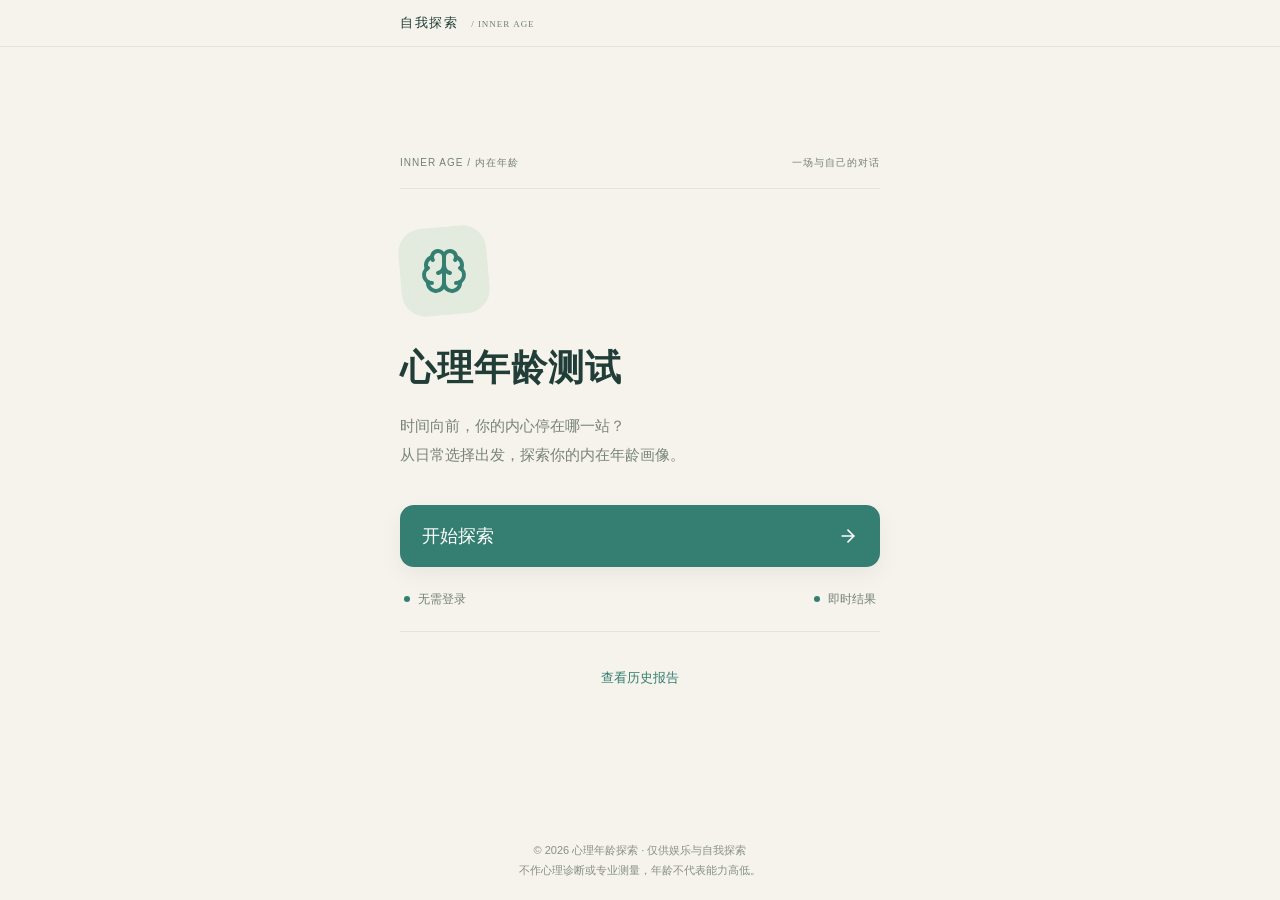
<file: xlnl/index.html>
<!DOCTYPE html>
<html lang="zh-CN">
<head>
    <meta charset="UTF-8" />
    <meta name="viewport" content="width=device-width, initial-scale=1.0" />
    <title>心理年龄测试 · 自我探索</title>
    <link rel="stylesheet" href="theme.css">
    
    <!-- Tailwind CSS -->
    <script src="assets/tailwind.js"></script>
    
    <!-- Icons -->
    <script src="assets/lucide.js"></script>
    
    <!-- Chart.js for Radar Chart -->
    <script src="assets/chart.js"></script>

    <style>
        body {
            font-family: 'Noto Sans SC', sans-serif;
        }
        
        /* Custom Scrollbar */
        ::-webkit-scrollbar {
            width: 8px;
        }
        ::-webkit-scrollbar-track {
            background: transparent;
        }
        ::-webkit-scrollbar-thumb {
            background: #cbd5e1;
            border-radius: 4px;
        }
        ::-webkit-scrollbar-thumb:hover {
            background: #94a3b8;
        }

        /* Animations */
        @keyframes blob {
            0% { transform: translate(0px, 0px) scale(1); }
            33% { transform: translate(30px, -50px) scale(1.1); }
            66% { transform: translate(-20px, 20px) scale(0.9); }
            100% { transform: translate(0px, 0px) scale(1); }
        }
        .animate-blob {
            animation: blob 7s infinite;
        }
        .animation-delay-2000 {
            animation-delay: 2s;
        }
        .animation-delay-4000 {
            animation-delay: 4s;
        }
        
        @keyframes fade-in-up {
            from { opacity: 0; transform: translateY(20px); }
            to { opacity: 1; transform: translateY(0); }
        }
        .animate-fade-in-up {
            animation: fade-in-up 0.6s ease-out forwards;
        }
        
        @keyframes fade-in {
            from { opacity: 0; }
            to { opacity: 1; }
        }
        .animate-fade-in {
            animation: fade-in 0.4s ease-out forwards;
        }
        
        @keyframes slide-up {
            from { opacity: 0; transform: translateY(40px); }
            to { opacity: 1; transform: translateY(0); }
        }
        .animate-slide-up {
            animation: slide-up 0.7s cubic-bezier(0.2, 0.8, 0.2, 1) forwards;
        }

        /* Utility to hide/show screens */
        .screen {
            display: none;
        }
        .screen.active {
            display: block;
        }
        .nav-bar {
            position: sticky;
            top: 0;
            z-index: 40;
            background: rgba(255,255,255,0.85);
            backdrop-filter: blur(12px);
            border-bottom: 1px solid rgba(226,232,240,0.8);
        }
        .nav-bar.hidden {
            display: none;
        }
        .nav-content {
            max-width: 1100px;
            margin: 0 auto;
            padding: 12px 16px;
            display: flex;
            justify-content: space-between;
            align-items: center;
            gap: 12px;
            flex-wrap: wrap;
        }
        .nav-logo {
            font-weight: 700;
            color: #334155;
            font-size: 16px;
        }
        .nav-actions {
            display: flex;
            gap: 10px;
            flex-wrap: wrap;
        }
        .nav-actions__btn {
            padding: 8px 16px;
            border-radius: 999px;
            font-weight: 600;
            text-decoration: none;
            display: inline-flex;
            align-items: center;
            gap: 8px;
            font-size: 14px;
            transition: transform 0.2s ease, box-shadow 0.2s ease;
        }
        .nav-actions__btn:hover {
            transform: translateY(-1px);
            box-shadow: 0 8px 20px rgba(79,70,229,0.12);
        }
        .nav-actions__btn--primary {
            background: linear-gradient(120deg,#4f46e5,#7c3aed);
            color: #fff;
        }
        .nav-actions__btn--ghost {
            border: 1px solid rgba(79,70,229,0.35);
            background: rgba(99,102,241,0.08);
            color: #4f46e5;
        }
    </style>
</head>
<body class="bg-slate-50 text-slate-900 antialiased min-h-screen flex flex-col selection:bg-indigo-100 selection:text-indigo-900">

    <!-- Background Decorative Elements -->
    <div class="fixed inset-0 overflow-hidden pointer-events-none z-0">
        <div class="absolute -top-[20%] -left-[10%] w-[50%] h-[50%] rounded-full bg-blue-100 mix-blend-multiply filter blur-3xl opacity-70 animate-blob"></div>
        <div class="absolute top-[20%] -right-[10%] w-[50%] h-[50%] rounded-full bg-purple-100 mix-blend-multiply filter blur-3xl opacity-70 animate-blob animation-delay-2000"></div>
        <div class="absolute -bottom-[20%] left-[20%] w-[50%] h-[50%] rounded-full bg-pink-100 mix-blend-multiply filter blur-3xl opacity-70 animate-blob animation-delay-4000"></div>
    </div>

    <div class="nav-bar" id="psycheNav">
        <div class="nav-content">
            <div class="nav-logo">自我探索 <span> / INNER AGE</span></div>
            <div class="nav-actions">
                <button id="quiz-home" class="nav-actions__btn nav-actions__btn--ghost" onclick="app.restart()" hidden>返回首页</button>
               
            </div>
        </div>
    </div>

    <!-- Main Content -->
    <main class="relative z-10 container mx-auto px-4 py-8 md:py-12 flex flex-col justify-center min-h-screen flex-grow">
        
        <!-- 1. START SCREEN -->
        <div id="start-screen" class="screen active"><div class="age-editorial"><span>INNER AGE / 内在年龄</span><span>一场与自己的对话</span></div>
            <div class="flex flex-col items-center justify-center min-h-[60vh] text-center space-y-8 animate-fade-in-up">
                <div class="relative group">
                    <div class="absolute -inset-1 bg-gradient-to-r from-blue-600 to-violet-600 rounded-full blur opacity-25 group-hover:opacity-75 transition duration-1000 group-hover:duration-200"></div>
                    <div class="relative bg-white p-6 rounded-full shadow-xl">
                        <i data-lucide="brain" class="w-20 h-20 text-indigo-600"></i>
                    </div>
                </div>
                
                <div class="space-y-4 max-w-lg">
                    <h1 class="text-4xl md:text-5xl font-bold bg-clip-text text-transparent bg-gradient-to-r from-slate-800 to-slate-600">
                        心理年龄测试
                    </h1>
                    <p class="text-slate-500 text-lg md:text-xl leading-relaxed">
                        时间向前，你的内心停在哪一站？<br/>
                        从日常选择出发，探索你的内在年龄画像。
                    </p>
                </div>

                <button id="start-btn" class="group relative inline-flex items-center justify-center px-8 py-4 text-lg font-medium text-white transition-all duration-200 bg-indigo-600 rounded-full hover:bg-indigo-700 hover:shadow-lg hover:-translate-y-0.5 focus:outline-none focus:ring-2 focus:ring-offset-2 focus:ring-indigo-500">
                    <span>开始探索</span>
                    <i data-lucide="arrow-right" class="w-5 h-5 ml-2 transition-transform duration-200 group-hover:translate-x-1"></i>
                </button>

                <div class="pt-8 flex gap-4 text-sm text-slate-400 justify-center">
                    <span class="flex items-center"><span class="w-1.5 h-1.5 rounded-full bg-green-400 mr-2"></span>无需登录</span>
                    <span class="flex items-center"><span class="w-1.5 h-1.5 rounded-full bg-purple-400 mr-2"></span>即时结果</span>
                </div>
            </div>
        </div>

        <!-- 2. DATE INPUT SCREEN -->
        <div id="date-input-screen" class="screen">
            <div class="w-full max-w-lg mx-auto animate-fade-in flex flex-col items-center justify-center min-h-[50vh]">
                <div class="bg-white rounded-3xl shadow-xl p-8 md:p-12 w-full text-center border border-slate-100 relative overflow-hidden">
                    <div class="absolute top-0 left-0 w-full h-2 bg-gradient-to-r from-indigo-500 via-purple-500 to-pink-500"></div>
                    
                    <div class="mb-8 flex justify-center">
                        <div class="p-4 bg-indigo-50 rounded-full text-indigo-600">
                            <i data-lucide="calendar" class="w-10 h-10"></i>
                        </div>
                    </div>

                    <h2 class="text-2xl font-bold text-slate-800 mb-2">首先，确认你的实际年龄</h2>
                    <p class="text-slate-500 mb-8">我们需要它来计算心理年龄偏差值</p>

                    <div class="grid grid-cols-3 gap-4 mb-10">
                        <!-- Year -->
                        <div class="flex flex-col text-left">
                            <label class="text-xs font-bold text-slate-400 uppercase mb-1 ml-1">年份</label>
                            <div class="relative">
                                <select id="input-year" class="w-full appearance-none bg-slate-50 border border-slate-200 text-slate-700 py-3 px-4 pr-8 rounded-xl leading-tight focus:outline-none focus:bg-white focus:border-indigo-500 transition-colors cursor-pointer font-medium">
                                    <!-- Populated by JS -->
                                </select>
                                <div class="pointer-events-none absolute inset-y-0 right-0 flex items-center px-2 text-slate-500">
                                    <svg class="fill-current h-4 w-4" viewBox="0 0 20 20"><path d="M9.293 12.95l.707.707L15.657 8l-1.414-1.414L10 10.828 5.757 6.586 4.343 8z"/></svg>
                                </div>
                            </div>
                        </div>
                        <!-- Month -->
                        <div class="flex flex-col text-left">
                            <label class="text-xs font-bold text-slate-400 uppercase mb-1 ml-1">月份</label>
                            <div class="relative">
                                <select id="input-month" class="w-full appearance-none bg-slate-50 border border-slate-200 text-slate-700 py-3 px-4 pr-8 rounded-xl leading-tight focus:outline-none focus:bg-white focus:border-indigo-500 transition-colors cursor-pointer font-medium">
                                    <!-- Populated by JS -->
                                </select>
                                <div class="pointer-events-none absolute inset-y-0 right-0 flex items-center px-2 text-slate-500">
                                    <svg class="fill-current h-4 w-4" viewBox="0 0 20 20"><path d="M9.293 12.95l.707.707L15.657 8l-1.414-1.414L10 10.828 5.757 6.586 4.343 8z"/></svg>
                                </div>
                            </div>
                        </div>
                        <!-- Day -->
                        <div class="flex flex-col text-left">
                            <label class="text-xs font-bold text-slate-400 uppercase mb-1 ml-1">日期</label>
                            <div class="relative">
                                <select id="input-day" class="w-full appearance-none bg-slate-50 border border-slate-200 text-slate-700 py-3 px-4 pr-8 rounded-xl leading-tight focus:outline-none focus:bg-white focus:border-indigo-500 transition-colors cursor-pointer font-medium">
                                    <!-- Populated by JS -->
                                </select>
                                <div class="pointer-events-none absolute inset-y-0 right-0 flex items-center px-2 text-slate-500">
                                    <svg class="fill-current h-4 w-4" viewBox="0 0 20 20"><path d="M9.293 12.95l.707.707L15.657 8l-1.414-1.414L10 10.828 5.757 6.586 4.343 8z"/></svg>
                                </div>
                            </div>
                        </div>
                    </div>

                    <button onclick="app.submitDate()" class="w-full group relative inline-flex items-center justify-center px-8 py-4 text-lg font-medium text-white transition-all duration-200 bg-slate-900 rounded-xl hover:bg-indigo-600 hover:shadow-lg hover:-translate-y-0.5 focus:outline-none focus:ring-2 focus:ring-offset-2 focus:ring-indigo-500">
                        <span>进入测试</span>
                        <i data-lucide="arrow-right" class="w-5 h-5 ml-2 transition-transform duration-200 group-hover:translate-x-1"></i>
                    </button>
                </div>
                <p class="mt-6 text-sm text-slate-400">
                    生日仅用于本次年龄计算，不保存出生日期。历史报告只保存在当前浏览器。
                </p>
            </div>
        </div>

        <!-- 3. QUIZ SCREEN -->
        <div id="quiz-screen" class="screen">
            <div class="w-full max-w-2xl mx-auto animate-fade-in">
                <!-- Progress Header -->
                <div class="mb-8 space-y-2">
                    <div class="flex justify-between text-sm font-medium text-slate-500">
                        <span id="question-counter">Question 1</span>
                        <span id="question-total">40 total</span>
                    </div>
                    <div class="h-2 w-full bg-slate-200 rounded-full overflow-hidden">
                        <div id="progress-bar" class="h-full bg-indigo-600 transition-all duration-500 ease-out rounded-full" style="width: 0%"></div>
                    </div>
                </div>

                <!-- Question Card -->
                <div class="bg-white rounded-2xl shadow-xl p-6 md:p-10 border border-slate-100">
                    <h2 id="question-text" class="text-2xl md:text-3xl font-bold text-slate-800 mb-8 leading-snug">
                        <!-- Question Text Here -->
                    </h2>

                    <div id="options-container" class="space-y-4">
                        <!-- Options generated by JS -->
                    </div>
                </div>
            </div>
        </div>

        <!-- 4. RESULT SCREEN -->
        <div id="result-screen" class="screen">
            <div class="w-full max-w-4xl mx-auto animate-slide-up pb-12">
                <div class="text-center mb-8">
                    <span class="inline-block px-4 py-1.5 rounded-full bg-slate-200 text-slate-600 font-semibold text-sm tracking-wide uppercase mb-4">
                        测试完成
                    </span>
                    <h2 class="text-3xl md:text-4xl font-light text-slate-800">你的心理画像</h2>
                </div>

                <div class="bg-white rounded-3xl shadow-2xl overflow-hidden border border-slate-100">
                    
                    <!-- 0. Age Comparison -->
                    <div class="bg-slate-50 p-6 md:p-10 border-b border-slate-200">
                        <div class="flex flex-col md:flex-row items-center justify-center gap-4 md:gap-12">
                            <!-- Psych Age -->
                            <div class="flex-1 w-full bg-white rounded-2xl shadow-sm border border-indigo-100 p-6 flex flex-col items-center relative overflow-hidden group">
                                <div class="absolute top-0 left-0 w-full h-1 bg-indigo-500"></div>
                                <span class="text-xs font-bold uppercase tracking-widest text-slate-400 mb-2">心理年龄</span>
                                <span id="res-psych-age" class="text-6xl font-black text-indigo-600 mb-1">0</span>
                                <span class="text-sm text-indigo-400 font-medium">岁</span>
                            </div>

                            <!-- Icon -->
                            <div id="res-age-icon" class="flex flex-col items-center justify-center text-slate-300">
                                <!-- Icon populated by JS -->
                            </div>

                            <!-- Actual Age -->
                            <div class="flex-1 w-full bg-white rounded-2xl shadow-sm border border-slate-200 p-6 flex flex-col items-center relative overflow-hidden">
                                <div class="absolute top-0 left-0 w-full h-1 bg-slate-400"></div>
                                <span class="text-xs font-bold uppercase tracking-widest text-slate-400 mb-2">实际年龄</span>
                                <span id="res-actual-age" class="text-6xl font-black text-slate-700 mb-1">0</span>
                                <span class="text-sm text-slate-400 font-medium">岁</span>
                            </div>
                        </div>
                        <div class="mt-6 text-center">
                            <span id="res-diff-text" class="inline-flex items-center px-4 py-2 rounded-full text-sm font-bold bg-slate-200 text-slate-600">
                                <!-- Text populated by JS -->
                            </span>
                        </div>
                    </div>

                    <!-- Banner -->
                    <div id="res-banner" class="p-8 md:p-10 text-white text-center relative overflow-hidden bg-gradient-to-r from-blue-400 to-cyan-400">
                        <div class="absolute top-0 left-0 w-full h-full opacity-10 bg-[radial-gradient(circle_at_center,_white,_transparent)]"></div>
                        <p id="res-title" class="relative text-xl md:text-3xl font-bold opacity-100 tracking-wide"></p>
                    </div>

                    <!-- Core Profile & Chart -->
                    <div class="p-6 md:p-10 grid grid-cols-1 md:grid-cols-2 gap-8 md:gap-12 border-b border-slate-100">
                        <div class="space-y-6">
                            <div>
                                <h3 class="text-lg font-bold text-slate-900 mb-3 flex items-center">
                                    <i data-lucide="quote" class="w-5 h-5 mr-2 text-indigo-500"></i>
                                    性格深度解析
                                </h3>
                                <p id="res-desc" class="text-slate-600 leading-relaxed text-justify"></p>
                            </div>
                            <div>
                                <h3 class="text-lg font-bold text-slate-900 mb-3">关键词标签</h3>
                                <div id="res-traits" class="flex flex-wrap gap-2"></div>
                            </div>
                        </div>
                        
                        <div class="flex flex-col justify-center items-center bg-slate-50 rounded-2xl p-4">
                            <h3 class="text-sm font-bold text-slate-400 uppercase tracking-widest mb-4">维度分析</h3>
                            <div class="w-full h-[300px] relative">
                                <canvas id="radarChart"></canvas>
                            </div>
                        </div>
                    </div>

                    <!-- Deep Analysis -->
                    <div class="p-6 md:p-10 bg-slate-50/50 border-b border-slate-100">
                        <h3 class="text-xl font-bold text-slate-800 mb-6 flex items-center">
                            <i data-lucide="bar-chart-2" class="w-6 h-6 mr-2 text-indigo-600"></i>
                            深度自我分析
                        </h3>
                        <div class="grid grid-cols-1 md:grid-cols-2 gap-6 mb-8">
                            <div class="bg-white p-5 rounded-xl border border-green-100 shadow-sm">
                                <h4 class="flex items-center text-green-700 font-bold mb-3">
                                    <i data-lucide="thumbs-up" class="w-5 h-5 mr-2"></i> 核心优势
                                </h4>
                                <ul id="res-strengths" class="space-y-2"></ul>
                            </div>
                            <div class="bg-white p-5 rounded-xl border border-amber-100 shadow-sm">
                                <h4 class="flex items-center text-amber-700 font-bold mb-3">
                                    <i data-lucide="alert-circle" class="w-5 h-5 mr-2"></i> 潜在盲点
                                </h4>
                                <ul id="res-blindspots" class="space-y-2"></ul>
                            </div>
                        </div>
                        <div class="bg-white p-5 rounded-xl border border-indigo-100 shadow-sm">
                            <h4 class="text-indigo-800 font-bold mb-2 text-sm uppercase tracking-wider">维度解读</h4>
                            <p id="res-dimension" class="text-slate-600 text-sm leading-relaxed"></p>
                        </div>
                    </div>

                    <!-- Social Matches -->
                    <div class="p-6 md:p-10">
                        <h3 class="text-xl font-bold text-slate-800 mb-6 flex items-center">
                            <i data-lucide="users" class="w-6 h-6 mr-2 text-rose-500"></i>
                            社交与匹配
                        </h3>
                        <div class="grid grid-cols-1 md:grid-cols-3 gap-6">
                            <!-- Archetype -->
                            <div class="bg-gradient-to-br from-violet-50 to-purple-50 p-6 rounded-2xl border border-violet-100 text-center">
                                <div class="inline-flex items-center justify-center w-12 h-12 rounded-full bg-violet-100 text-violet-600 mb-4">
                                    <i data-lucide="user" class="w-6 h-6"></i>
                                </div>
                                <h4 class="text-slate-500 text-xs font-bold uppercase tracking-wider mb-1">你的原型角色</h4>
                                <p id="res-archetype" class="text-lg font-bold text-violet-900"></p>
                            </div>
                            <!-- Partner -->
                            <div class="bg-gradient-to-br from-rose-50 to-pink-50 p-6 rounded-2xl border border-rose-100 text-center">
                                <div class="inline-flex items-center justify-center w-12 h-12 rounded-full bg-rose-100 text-rose-500 mb-4">
                                    <i data-lucide="users" class="w-6 h-6"></i>
                                </div>
                                <h4 class="text-slate-500 text-xs font-bold uppercase tracking-wider mb-1">最佳拍档</h4>
                                <p id="res-partner" class="text-lg font-bold text-rose-900 mb-2"></p>
                                <p id="res-partner-reason" class="text-xs text-rose-800/70 leading-relaxed px-2"></p>
                            </div>
                            <!-- Conflict -->
                            <div class="bg-gradient-to-br from-slate-50 to-gray-100 p-6 rounded-2xl border border-slate-200 text-center">
                                <div class="inline-flex items-center justify-center w-12 h-12 rounded-full bg-slate-200 text-slate-600 mb-4">
                                    <i data-lucide="zap" class="w-6 h-6"></i>
                                </div>
                                <h4 class="text-slate-500 text-xs font-bold uppercase tracking-wider mb-1">你的克星</h4>
                                <p id="res-conflict" class="text-lg font-bold text-slate-800 mb-2"></p>
                                <p id="res-conflict-reason" class="text-xs text-slate-600/70 leading-relaxed px-2"></p>
                            </div>
                        </div>

                        <div class="mt-8 bg-indigo-50 rounded-xl p-5 border-l-4 border-indigo-500">
                            <h4 class="font-bold text-indigo-900 mb-2 text-sm uppercase tracking-wider">给未来的建议</h4>
                            <p id="res-advice" class="text-indigo-800 text-sm leading-relaxed"></p>
                        </div>
                    </div>

                    <!-- Footer Actions -->
                    <div class="bg-slate-50 p-6 md:p-8 flex flex-col sm:flex-row justify-between items-center gap-4 border-t border-slate-100">
                        <div class="text-slate-500 text-sm">
                            总分: <span id="res-total-score" class="font-bold text-slate-800">0</span> / 160
                        </div>
                        <div class="flex space-x-4">
                            <button onclick="app.restart()" class="flex items-center px-6 py-2.5 rounded-full border-2 border-slate-300 text-slate-600 hover:border-slate-800 hover:text-slate-800 transition-colors font-medium">
                                <i data-lucide="rotate-ccw" class="w-4 h-4 mr-2"></i>
                                重新测试
                            </button>
                            <button onclick="app.share()" class="flex items-center px-6 py-2.5 rounded-full bg-indigo-600 text-white hover:bg-indigo-700 shadow-lg hover:shadow-indigo-500/30 transition-all font-medium">
                                <i data-lucide="share-2" class="w-4 h-4 mr-2"></i>
                                分享结果
                            </button>
                        </div>
                    </div>
                </div>
            </div>
        </div>

    </main>

    <footer class="relative z-10 text-center py-6 text-slate-400 text-sm">
        <p>© <span id="year-copy"></span> 心理年龄探索 · 仅供娱乐与自我探索<br>不作心理诊断或专业测量，年龄不代表能力高低。</p>
    </footer>

    <!-- SCRIPT -->
    
    
    
    
    
    
    <script>
        // --- DATA ---
        const QUESTIONS = [
            { id: 1, text: "周末终于到了，你最理想的度过方式是？", options: [{ id: 'a', text: "去游乐园或者热闹的聚会，哪怕通宵也没关系！", score: 1 }, { id: 'b', text: "约三两好友去探店，打卡网红餐厅。", score: 2 }, { id: 'c', text: "在家处理一些积压的家务，或者通过学习提升自己。", score: 3 }, { id: 'd', text: "一个人安静地喝茶、看书，享受独处时光。", score: 4 }] },
            { id: 2, text: "如果给你一笔意外之财（数额不大），你会？", options: [{ id: 'a', text: "立刻买那个心仪已久的玩具/游戏/潮玩！", score: 1 }, { id: 'b', text: "请朋友们吃顿饭，或者去周边旅游一下。", score: 2 }, { id: 'c', text: "存起来一部分，或者投资理财，以备不时之需。", score: 3 }, { id: 'd', text: "给家人买点实用的东西，或者捐赠一部分。", score: 4 }] },
            { id: 3, text: "你对当下流行的短视频或网络热梗的态度是？", options: [{ id: 'a', text: "我是冲浪达人，什么梗我都懂，甚至我会去拍！", score: 1 }, { id: 'b', text: "偶尔会看，觉得挺有意思，但不至于沉迷。", score: 2 }, { id: 'c', text: "觉得有些喧闹和浪费时间，更倾向于深度内容。", score: 3 }, { id: 'd', text: "基本不关注，甚至觉得现在的网络世界太浮躁。", score: 4 }] },
            { id: 4, text: "你最喜欢的电影类型通常是？", options: [{ id: 'a', text: "超级英雄、动作大片、热血动漫。", score: 1 }, { id: 'b', text: "爱情片、青春校园片、悬疑烧脑片。", score: 2 }, { id: 'c', text: "剧情片、传记片、现实题材。", score: 3 }, { id: 'd', text: "纪录片、历史剧、经典老片、文艺片。", score: 4 }] },
            { id: 5, text: "对于“尝试新事物”（如新发型、新餐厅），你的态度是？", options: [{ id: 'a', text: "毫不犹豫，我就是喜欢新鲜感！", score: 1 }, { id: 'b', text: "看心情，如果有朋友陪我一起就可以。", score: 2 }, { id: 'c', text: "会先看看评价和性价比，再决定是否尝试。", score: 3 }, { id: 'd', text: "比较保守，习惯了现在的样子，不想折腾。", score: 4 }] },
            { id: 6, text: "如果可以养一只宠物，你会选择？", options: [{ id: 'a', text: "一只精力旺盛、需要陪玩的哈士奇或鹦鹉。", score: 1 }, { id: 'b', text: "一只粘人可爱的布偶猫或泰迪。", score: 2 }, { id: 'c', text: "一只听话懂事、能看家护院的金毛或德牧。", score: 3 }, { id: 'd', text: "一只安静、不需要太多打理的乌龟或观赏鱼。", score: 4 }] },
            { id: 7, text: "关于“熬夜”，你的真实写照是？", options: [{ id: 'a', text: "经常通宵打游戏/刷剧，第二天照样精神。", score: 1 }, { id: 'b', text: "虽然知道不好，但总是忍不住刷手机到两点。", score: 2 }, { id: 'c', text: "因工作或学习被迫熬夜，会努力补觉。", score: 3 }, { id: 'd', text: "作息非常规律，几乎不熬夜，重视养生。", score: 4 }] },
            { id: 8, text: "对于时尚潮流，你的看法是？", options: [{ id: 'a', text: "必须追赶！我就是这条街最靓的仔。", score: 1 }, { id: 'b', text: "会关注流行色和搭配，让自己看起来不错。", score: 2 }, { id: 'c', text: "注重质感和得体，适合场合最重要。", score: 3 }, { id: 'd', text: "舒适第一，不在乎别人怎么看。", score: 4 }] },
            { id: 9, text: "当遇到一件非常不顺心的事情（比如被误解）时，你的第一反应是？", options: [{ id: 'a', text: "立刻炸毛，必须当场解释清楚或者发泄出来。", score: 1 }, { id: 'b', text: "感到委屈，找朋友倾诉，寻求安慰。", score: 2 }, { id: 'c', text: "先压住火气，分析利弊，寻找解决办法。", score: 3 }, { id: 'd', text: "淡然处之，觉得这种事情人生常有，没必要动气。", score: 4 }] },
            { id: 10, text: "如果你的朋友迟到了半小时，你会？", options: [{ id: 'a', text: "非常生气，甚至想直接走人。", score: 1 }, { id: 'b', text: "有点不高兴，见面后要让他请客赔罪。", score: 2 }, { id: 'c', text: "询问原因，如果是正当理由表示理解。", score: 3 }, { id: 'd', text: "无所谓，正好利用这段时间看看书或发发呆。", score: 4 }] },
            { id: 11, text: "面对别人的批评，你通常会？", options: [{ id: 'a', text: "本能地反驳，觉得对方在针对我。", score: 1 }, { id: 'b', text: "表面接受，心里很难过，会怀疑自己。", score: 2 }, { id: 'c', text: "理性分析，有则改之无则加勉。", score: 3 }, { id: 'd', text: "一笑置之，清楚自己的价值，不被他人言语左右。", score: 4 }] },
            { id: 12, text: "遇到堵车或者排长队时，你的状态是？", options: [{ id: 'a', text: "焦躁不安，不停地看表、叹气。", score: 1 }, { id: 'b', text: "掏出手机刷朋友圈，打发时间。", score: 2 }, { id: 'c', text: "思考接下来的行程安排，或者听听新闻。", score: 3 }, { id: 'd', text: "心态平和，正好听完一期播客或者闭目养神。", score: 4 }] },
            { id: 13, text: "当你在公共场合出丑（比如摔了一跤）时？", options: [{ id: 'a', text: "大叫一声，或者尴尬得想找个地缝钻进去。", score: 1 }, { id: 'b', text: "赶紧看看有没有熟人看到，假装没事。", score: 2 }, { id: 'c', text: "自嘲一下，拍拍土站起来继续走。", score: 3 }, { id: 'd', text: "非常镇定，仿佛什么都没发生过。", score: 4 }] },
            { id: 14, text: "如果工作/学习任务搞砸了，你会？", options: [{ id: 'a', text: "不知所措，甚至想逃避责任。", score: 1 }, { id: 'b', text: "很自责，担心被领导/老师骂。", score: 2 }, { id: 'c', text: "迅速制定补救方案，将损失降到最低。", score: 3 }, { id: 'd', text: "坦然承认错误，承担后果，并视其为宝贵经验。", score: 4 }] },
            { id: 15, text: "对于“失恋”或“失去一段关系”，你的看法？", options: [{ id: 'a', text: "感觉世界崩塌了，痛哭流涕，无法接受。", score: 1 }, { id: 'b', text: "通过疯狂购物或旅行来转移注意力，疗愈自己。", score: 2 }, { id: 'c', text: "反思关系中的问题，整理心情重新出发。", score: 3 }, { id: 'd', text: "缘起缘灭终有时，彼此祝福，各自安好。", score: 4 }] },
            { id: 16, text: "你容易被电影或小说里的情节感动流泪吗？", options: [{ id: 'a', text: "完全不会，那是假的！或者看什么都笑。", score: 1 }, { id: 'b', text: "超级容易，经常哭得稀里哗啦。", score: 2 }, { id: 'c', text: "只有触动到自己经历的点时才会动容。", score: 3 }, { id: 'd', text: "内心有波动，但表面通常波澜不惊。", score: 4 }] },
            { id: 17, text: "朋友约你出门，但你已经很累了，你会？", options: [{ id: 'a', text: "硬着头皮去！不能错过热闹！", score: 1 }, { id: 'b', text: "看对方是谁，如果是死党就去。", score: 2 }, { id: 'c', text: "礼貌拒绝，说明身体情况，改天再约。", score: 3 }, { id: 'd', text: "直接拒绝，现在的我非常注重养生和休息。", score: 4 }] },
            { id: 18, text: "在聚会上，你通常扮演什么角色？", options: [{ id: 'a', text: "气氛组组长，最活跃的那个。", score: 1 }, { id: 'b', text: "配合者，跟随大家的话题。", score: 2 }, { id: 'c', text: "组织者或照顾者，确保大家玩得开心。", score: 3 }, { id: 'd', text: "观察者，坐在角落安静地喝酒微笑。", score: 4 }] },
            { id: 19, text: "听到朋友的八卦时，你的反应是？", options: [{ id: 'a', text: "超级兴奋，立刻去打听更多细节！", score: 1 }, { id: 'b', text: "有点好奇，会和闺蜜私下讨论。", score: 2 }, { id: 'c', text: "听听就好，不信谣不传谣。", score: 3 }, { id: 'd', text: "完全不感兴趣，那是别人的私事。", score: 4 }] },
            { id: 20, text: "如果有不喜欢的人在场，你会？", options: [{ id: 'a', text: "把“讨厌”写在脸上，完全不理他。", score: 1 }, { id: 'b', text: "尽量避开眼神接触，只和喜欢的人说话。", score: 2 }, { id: 'c', text: "维持基本的社交礼仪，不让场面难看。", score: 3 }, { id: 'd', text: "一视同仁，甚至能和他谈笑风生。", score: 4 }] },
            { id: 21, text: "关于“讨好别人”，你的状态是？", options: [{ id: 'a', text: "我为什么要讨好别人？我做我自己！", score: 1 }, { id: 'b', text: "很在意别人的看法，经常不自觉地讨好。", score: 2 }, { id: 'c', text: "在职场或必要场合会适当圆滑，但有底线。", score: 3 }, { id: 'd', text: "早已过了需要取悦他人的年纪，舒服最重要。", score: 4 }] },
            { id: 22, text: "当你看到别人取得巨大成功时？", options: [{ id: 'a', text: "觉得他运气好，或者有点嫉妒。", score: 1 }, { id: 'b', text: "感到焦虑，觉得自己落后了。", score: 2 }, { id: 'c', text: "研究他是怎么做到的，激励自己。", score: 3 }, { id: 'd', text: "由衷为他高兴，并相信每个人有自己的时区。", score: 4 }] },
            { id: 23, text: "你更倾向于哪种社交模式？", options: [{ id: 'a', text: "广交朋友，五湖四海皆兄弟。", score: 1 }, { id: 'b', text: "有几个小圈子，喜欢抱团取暖。", score: 2 }, { id: 'c', text: "注重人脉的质量和互换价值。", score: 3 }, { id: 'd', text: "极简社交，二三知己足矣。", score: 4 }] },
            { id: 24, text: "对于比自己年轻很多的人，你的态度？", options: [{ id: 'a', text: "我们是同龄人！没有代沟！", score: 1 }, { id: 'b', text: "羡慕他们的青春和活力。", score: 2 }, { id: 'c', text: "愿意给他们一些建议和指导。", score: 3 }, { id: 'd', text: "慈祥地看着他们，包容他们的幼稚。", score: 4 }] },
            { id: 25, text: "关于未来的规划，你更倾向于哪种想法？", options: [{ id: 'a', text: "未来太远了，活在当下最重要，开心就好！", score: 1 }, { id: 'b', text: "有很多梦想想去实现，正在努力探索中。", score: 2 }, { id: 'c', text: "有明确的职业规划和家庭计划，正在按部就班执行。", score: 3 }, { id: 'd', text: "顺其自然，不再强求什么，健康平安即是福。", score: 4 }] },
            { id: 26, text: "你认为“成功”的定义是？", options: [{ id: 'a', text: "成为明星、网红，或者非常有钱！", score: 1 }, { id: 'b', text: "做自己喜欢的事，被大家认可。", score: 2 }, { id: 'c', text: "事业有成，家庭美满，社会地位高。", score: 3 }, { id: 'd', text: "内心富足，身体健康，无愧于心。", score: 4 }] },
            { id: 27, text: "对于“改变”这件事（如搬家、换工作），你的态度是？", options: [{ id: 'a', text: "超级兴奋！我喜欢新鲜感！", score: 1 }, { id: 'b', text: "有点紧张，但如果是为了更好的发展愿意尝试。", score: 2 }, { id: 'c', text: "比较谨慎，会仔细评估风险后再做决定。", score: 3 }, { id: 'd', text: "不太喜欢变动，更习惯安稳熟悉的环境。", score: 4 }] },
            { id: 28, text: "你如何看待“规则”？", options: [{ id: 'a', text: "规则就是用来打破的！", score: 1 }, { id: 'b', text: "有时候觉得规则很束缚，想反抗。", score: 2 }, { id: 'c', text: "规则是维持秩序的必要手段，应当遵守。", score: 3 }, { id: 'd', text: "心中有度，随心所欲而不逾矩。", score: 4 }] },
            { id: 29, text: "如果给你一个回到过去的机会，你会？", options: [{ id: 'a', text: "毫不犹豫地回去，重新玩一遍！", score: 1 }, { id: 'b', text: "想回去弥补某个遗憾，或者对某人表白。", score: 2 }, { id: 'c', text: "可能会回去利用先知优势投资赚钱。", score: 3 }, { id: 'd', text: "拒绝，当下的每一步都算数，无需回头。", score: 4 }] },
            { id: 30, text: "你对“责任”的看法？", options: [{ id: 'a', text: "好沉重啊，能躲就躲。", score: 1 }, { id: 'b', text: "虽然有点累，但为了证明自己愿意承担。", score: 2 }, { id: 'c', text: "这是成年人的基本修养，责无旁贷。", score: 3 }, { id: 'd', text: "责任已融入血液，不再是负担，而是守护。", score: 4 }] },
            { id: 31, text: "对于“爱情”，你现在更相信？", options: [{ id: 'a', text: "轰轰烈烈，一见钟情！", score: 1 }, { id: 'b', text: "浪漫唯美，灵魂伴侣。", score: 2 }, { id: 'c', text: "势均力敌，共同进步。", score: 3 }, { id: 'd', text: "相濡以沫，细水长流。", score: 4 }] },
            { id: 32, text: "看到一群孩子在公园里玩耍，你的感受是？", options: [{ id: 'a', text: "想加入他们一起玩！", score: 1 }, { id: 'b', text: "觉得很可爱，但也觉得很吵。", score: 2 }, { id: 'c', text: "思考教育孩子真是不容易，责任重大。", score: 3 }, { id: 'd', text: "感受到了生命的活力与传承，内心平静。", score: 4 }] },
            { id: 33, text: "回顾过去，你经常有的想法是？", options: [{ id: 'a', text: "基本不回忆，我只看前面！", score: 1 }, { id: 'b', text: "偶尔会怀念学生时代的无忧无虑。", score: 2 }, { id: 'c', text: "复盘过去的得失，总结经验教训。", score: 3 }, { id: 'd', text: "一切都是最好的安排，无论好坏都已释怀。", score: 4 }] },
            { id: 34, text: "独处时，你通常会思考什么？", options: [{ id: 'a', text: "好无聊啊，找谁聊聊天呢？", score: 1 }, { id: 'b', text: "胡思乱想，容易陷入情绪内耗。", score: 2 }, { id: 'c', text: "思考工作计划，或者生活琐事。", score: 3 }, { id: 'd', text: "享受内心的宁静，思考生命的本质。", score: 4 }] },
            { id: 35, text: "你觉得自己了解自己吗？", options: [{ id: 'a', text: "没想过这个问题，开心就好。", score: 1 }, { id: 'b', text: "有时候觉得自己很矛盾，搞不懂自己。", score: 2 }, { id: 'c', text: "比较了解，知道自己的长处和短板。", score: 3 }, { id: 'd', text: "非常了解，并已接纳了自己的一切不完美。", score: 4 }] },
            { id: 36, text: "对于“衰老”，你的态度是？", options: [{ id: 'a', text: "太可怕了，我不想变老！", score: 1 }, { id: 'b', text: "有点焦虑，开始用各种抗衰老产品。", score: 2 }, { id: 'c', text: "接受这是自然规律，注重锻炼保持状态。", score: 3 }, { id: 'd', text: "优雅地老去，皱纹是岁月的馈赠。", score: 4 }] },
            { id: 37, text: "如果必须做出一项牺牲，你会优先牺牲？", options: [{ id: 'a', text: "未来的利益（为了现在的快乐）。", score: 1 }, { id: 'b', text: "个人的面子（为了获得实惠）。", score: 2 }, { id: 'c', text: "部分娱乐时间（为了事业发展）。", score: 3 }, { id: 'd', text: "身外之物（为了内心的安宁）。", score: 4 }] },
            { id: 38, text: "你如何看待“复杂的人际关系”？", options: [{ id: 'a', text: "搞不懂，也不想懂，谁对我好我就对谁好。", score: 1 }, { id: 'b', text: "觉得很累，希望能简单点。", score: 2 }, { id: 'c', text: "游刃有余，知道如何平衡各方利益。", score: 3 }, { id: 'd', text: "看破不说破，超脱其中。", score: 4 }] },
            { id: 39, text: "你认为人生的意义在于？", options: [{ id: 'a', text: "吃喝玩乐，体验这个世界！", score: 1 }, { id: 'b', text: "爱与被爱，寻找情感的归宿。", score: 2 }, { id: 'c', text: "创造价值，留下自己的痕迹。", score: 3 }, { id: 'd', text: "修行，体验生命的过程，回归本真。", score: 4 }] },
            { id: 40, text: "测试结束了，你现在的感受是？", options: [{ id: 'a', text: "好玩！快告诉我结果！", score: 1 }, { id: 'b', text: "有点紧张，担心结果不准。", score: 2 }, { id: 'c', text: "回顾了一下自己的选择，挺有意思。", score: 3 }, { id: 'd', text: "平静地等待，结果如何都无所谓。", score: 4 }] }
        ];

        const RESULTS = [
            {
                minScore: 40, maxScore: 69, title: "天真烂漫的孩童", ageRange: "心理年龄：6 - 12 岁",
                description: "你的内心住着一个永远长不大的彼得·潘。世界在你眼中是彩色的游乐场，你拥有令人羡慕的好奇心和想象力。你直率、真诚，喜怒哀乐都写在脸上。这种纯真在复杂的成人世界里显得尤为珍贵，但也让你容易在人际交往中受挫，或者因为冲动而做出后悔的决定。",
                traits: ["好奇心强", "情绪外露", "依赖直觉", "爱冒险", "单纯"],
                advice: "保持你的童心是上天的礼物，但在需要承担责任的时候，试着多想一步。学会保护自己，不要让你的善良成为别人伤害你的工具。",
                color: "from-pink-400 to-rose-400",
                matches: { bestPartner: "通透豁达的智者", partnerReason: "智者的包容能呵护你的童心，而你的活力能点亮他们的生活。", conflict: "奋斗进取的青年", conflictReason: "他们的务实和功利可能会让你感到压抑和不被理解。", archetype: "彼得·潘 / 小王子" },
                analysis: { strengths: ["无与伦比的创造力", "感染他人的快乐能量", "直觉敏锐"], blindSpots: ["缺乏长期规划", "容易情绪化"], dimensionHighlight: "极高的生活热情和好奇心是你最大的天赋，但抗逆力和责任担当是需要后天补足的短板。" },
                chartData: [{ subject: '好奇心', A: 95 }, { subject: '情绪稳定', A: 40 }, { subject: '社交从容', A: 60 }, { subject: '责任担当', A: 30 }, { subject: '抗逆力', A: 45 }, { subject: '生活热情', A: 95 }, { subject: '包容度', A: 50 }, { subject: '自我接纳', A: 70 }]
            },
            {
                minScore: 70, maxScore: 92, title: "热血探索的少年", ageRange: "心理年龄：13 - 19 岁",
                description: "你的心理状态正处于充满活力的青春期。你对世界有自己的看法，渴望表达，渴望被认可。你可能时常感到迷茫和纠结，在理想与现实之间反复横跳。你重视朋友情谊，敏感细腻，虽然有时候会表现出一点叛逆，但那正是你独立人格觉醒的标志。",
                traits: ["理想主义", "敏感", "重视社交", "求知欲", "纠结"],
                advice: "迷茫是成长的必经之路，不要因为暂时的不确定而焦虑。利用这段充满激情的时光去尝试不同的领域，你的试错成本还很低。",
                color: "from-orange-400 to-amber-400",
                matches: { bestPartner: "从容成熟的中坚", partnerReason: "他们能给你提供方向指引，而你唤醒了他们沉睡的热血。", conflict: "天真烂漫的孩童", conflictReason: "你正在努力摆脱幼稚，所以可能会对他们的行为感到不耐烦。", archetype: "霍尔顿 (麦田守望者) / 鸣人" },
                analysis: { strengths: ["敢于挑战现状", "对朋友仗义", "学习能力强"], blindSpots: ["容易钻牛角尖", "过度在意他人评价"], dimensionHighlight: "好奇心和生活热情维持在较高水平，但情绪稳定性和自我接纳度波动较大，这是成长的阵痛。" },
                chartData: [{ subject: '好奇心', A: 85 }, { subject: '情绪稳定', A: 55 }, { subject: '社交从容', A: 70 }, { subject: '责任担当', A: 50 }, { subject: '抗逆力', A: 60 }, { subject: '生活热情', A: 90 }, { subject: '包容度', A: 60 }, { subject: '自我接纳', A: 50 }]
            },
            {
                minScore: 93, maxScore: 115, title: "奋斗进取的青年", ageRange: "心理年龄：20 - 35 岁",
                description: "你处于人生的黄金奋斗期，心理状态成熟且务实。你知道自己想要什么，并愿意为此付出努力。你开始承担起工作和家庭的责任，虽然偶尔会感到压力山大，焦虑感爆棚，但你有足够的韧性和能力去应对挑战。你是现实主义者，注重效率和结果。",
                traits: ["务实", "野心", "抗压强", "焦虑", "执行力"],
                advice: "你做得已经很好了，不要把自己逼得太紧。偶尔停下来喘口气并不代表退步，学会平衡工作与生活，照顾好自己的身体和情绪。",
                color: "from-blue-400 to-cyan-400",
                matches: { bestPartner: "从容成熟的中坚", partnerReason: "强强联手，他们是你在事业和生活上最可靠的战友。", conflict: "天真烂漫的孩童", conflictReason: "你会觉得他们不切实际，而他们觉得你太功利。", archetype: "钢铁侠 / 盖茨比" },
                analysis: { strengths: ["超强的执行力", "理性解决问题", "抗压能力"], blindSpots: ["甚至会忽略身体信号", "难以享受当下"], dimensionHighlight: "责任担当和抗逆力是你的强项，但为了成功，你可能压抑了部分生活热情和好奇心。" },
                chartData: [{ subject: '好奇心', A: 70 }, { subject: '情绪稳定', A: 75 }, { subject: '社交从容', A: 75 }, { subject: '责任担当', A: 90 }, { subject: '抗逆力', A: 85 }, { subject: '生活热情', A: 80 }, { subject: '包容度', A: 65 }, { subject: '自我接纳', A: 75 }]
            },
            {
                minScore: 116, maxScore: 138, title: "从容成熟的中坚", ageRange: "心理年龄：36 - 55 岁",
                description: "经过岁月的洗礼，你的内心如磐石般稳固。你不再轻易被情绪左右，看问题深刻且全面。你是周围人的依靠，行事稳重，顾全大局。你更看重长远的价值而非眼前的利益，对于复杂的人际关系处理得游刃有余，生活节奏尽在你的掌握之中。",
                traits: ["稳重", "深思熟虑", "可靠", "城府", "掌控力"],
                advice: "过于稳重有时会显得缺乏情趣，不妨偶尔打破一下常规，给生活制造一点小惊喜。保持对新事物的好奇心，能让你看起来更年轻。",
                color: "from-emerald-400 to-teal-400",
                matches: { bestPartner: "奋斗进取的青年", partnerReason: "你欣赏他们的冲劲，而你的稳重能帮他们规避风险。", conflict: "热血探索的少年", conflictReason: "少年的情绪化和冲动有时会挑战你的掌控欲。", archetype: "教父 / 诸葛亮" },
                analysis: { strengths: ["情绪管理大师", "极高的可靠性", "全局视野"], blindSpots: ["略显保守", "对他人的高标准要求"], dimensionHighlight: "情绪稳定、社交从容和责任担当都接近满分，唯独好奇心和生活热情有所下降，记得找回一些乐趣。" },
                chartData: [{ subject: '好奇心', A: 50 }, { subject: '情绪稳定', A: 95 }, { subject: '社交从容', A: 90 }, { subject: '责任担当', A: 95 }, { subject: '抗逆力', A: 90 }, { subject: '生活热情', A: 60 }, { subject: '包容度', A: 80 }, { subject: '自我接纳', A: 85 }]
            },
            {
                minScore: 139, maxScore: 160, title: "通透豁达的智者", ageRange: "心理年龄：60+ 岁",
                description: "你的心理年龄已经达到了超然的境界。世间万物在你眼中都已回归本质，你很少焦虑，更多的是包容与释怀。你追求内心的宁静，物质对你来说已不再是束缚，精神的自由才是终极追求。你看淡了得失，拥有了大智慧。",
                traits: ["豁达", "淡泊", "智慧", "慈悲", "宁静"],
                advice: "你的智慧是宝贵的财富，能够指引很多人。但也要注意不要与时代完全脱节，保持与年轻人的交流会让你的智慧更具活力。",
                color: "from-violet-400 to-purple-400",
                matches: { bestPartner: "天真烂漫的孩童", partnerReason: "一老一少，回归本真的快乐，彼此都能在对方身上看到纯粹。", conflict: "奋斗进取的青年", conflictReason: "他们的焦虑和忙碌在你看来是没有必要的自我折磨。", archetype: "邓布利多 / 尤达大师" },
                analysis: { strengths: ["极高的自我接纳", "看透本质的智慧", "宽广的胸怀"], blindSpots: ["可能显得疏离", "对世俗成功的漠视"], dimensionHighlight: "你的包容度、情绪稳定和自我接纳达到了顶峰，但好奇心和生活热情转为了内向的探索。" },
                chartData: [{ subject: '好奇心', A: 40 }, { subject: '情绪稳定', A: 100 }, { subject: '社交从容', A: 95 }, { subject: '责任担当', A: 80 }, { subject: '抗逆力', A: 95 }, { subject: '生活热情', A: 50 }, { subject: '包容度', A: 100 }, { subject: '自我接纳', A: 100 }]
            }
        ];

        function calculatePsychAge(score) {
            if (score <= 69) return Math.round(6 + ((score - 40) / (69 - 40)) * (12 - 6));
            if (score <= 92) return Math.round(13 + ((score - 70) / (92 - 70)) * (19 - 13));
            if (score <= 115) return Math.round(20 + ((score - 93) / (115 - 93)) * (35 - 20));
            if (score <= 138) return Math.round(36 + ((score - 116) / (138 - 116)) * (55 - 36));
            return Math.round(60 + ((score - 139) / (160 - 139)) * (80 - 60));
        }

        function buildResultPayload(score, result, actualAge) {
            const psychAge = calculatePsychAge(score);
            const ageDiff = psychAge - actualAge;
            let diffMode = 'match';
            let diffText = '你的身心年龄完美契合，知行合一。';

            if (Math.abs(ageDiff) > 2) {
                if (ageDiff > 0) {
                    diffMode = 'older';
                    diffText = `你的内心比实际年龄成熟 ${Math.abs(ageDiff)} 岁，拥有超龄的稳重。`;
                } else {
                    diffMode = 'younger';
                    diffText = `你的内心比实际年龄年轻 ${Math.abs(ageDiff)} 岁，保留着珍贵的活力。`;
                }
            }

            return {
                version: 1,
                score,
                totalScore: score,
                actualAge,
                psychAge,
                ageDiff,
                diffMode,
                diffText,
                title: result.title,
                description: result.description,
                traits: Array.isArray(result.traits) ? result.traits.slice(0, 5) : [],
                advice: result.advice || '',
                color: result.color || 'from-blue-400 to-cyan-400',
                matches: result.matches || {},
                analysis: result.analysis || {},
                chartData: Array.isArray(result.chartData) ? result.chartData : []
            };
        }

        // --- APP LOGIC ---
        const app = {
            state: {
                currentQuestionIndex: 0,
                score: 0,
                actualAge: 20,
                chartInstance: null,
                latestResultPayload: null
            },

            init: function() {
                this.updateYearCopy();
                lucide.createIcons();
                this.initDateInputs();
            },

            updateYearCopy: function() {
                document.getElementById('year-copy').textContent = new Date().getFullYear();
            },

            showScreen: function(screenId) {
                document.querySelectorAll('.screen').forEach(el => el.classList.remove('active'));
                document.getElementById(screenId).classList.add('active');
                const nav = document.getElementById('psycheNav');
                if (nav) {
                    if (screenId === 'start-screen') {
                        nav.classList.remove('hidden');
                    } else {
                        nav.classList.add('hidden');
                    }
                }
            },

            // --- DATE INPUT LOGIC ---
            initDateInputs: function() {
                const yearSel = document.getElementById('input-year');
                const monthSel = document.getElementById('input-month');
                const daySel = document.getElementById('input-day');
                
                const currentYear = new Date().getFullYear();
                
                // Populate Years
                for (let i = 0; i < 80; i++) {
                    const y = currentYear - i - 5;
                    const opt = document.createElement('option');
                    opt.value = y;
                    opt.text = y;
                    yearSel.add(opt);
                }
                yearSel.value = 2000;

                // Populate Months
                for (let i = 1; i <= 12; i++) {
                    const opt = document.createElement('option');
                    opt.value = i;
                    opt.text = i + '月';
                    monthSel.add(opt);
                }

                // Update Days based on Year/Month
                const updateDays = () => {
                    const y = parseInt(yearSel.value);
                    const m = parseInt(monthSel.value);
                    const daysInMonth = new Date(y, m, 0).getDate();
                    
                    daySel.innerHTML = '';
                    for (let i = 1; i <= daysInMonth; i++) {
                        const opt = document.createElement('option');
                        opt.value = i;
                        opt.text = i + '日';
                        daySel.add(opt);
                    }
                };

                yearSel.addEventListener('change', updateDays);
                monthSel.addEventListener('change', updateDays);
                
                // Initial call
                updateDays();
            },

            startFlow: function() {
                this.showScreen('date-input-screen');
            },

            submitDate: function() {
                const year = parseInt(document.getElementById('input-year').value);
                const month = parseInt(document.getElementById('input-month').value);
                const day = parseInt(document.getElementById('input-day').value);

                const today = new Date();
                let age = today.getFullYear() - year;
                const m = today.getMonth() + 1 - month;
                if (m < 0 || (m === 0 && today.getDate() < day)) {
                    age--;
                }
                
                this.state.actualAge = age;
                this.startQuiz();
            },

            // --- QUIZ LOGIC ---
            startQuiz: async function() {
                await clearForFreshStart();
                window.history.replaceState(null, '', buildWelcomeUrl());
                this.state.score = 0;
                this.state.currentQuestionIndex = 0;
                this.showScreen('quiz-screen');
                this.renderQuestion();
            },

            renderQuestion: function() {
                const q = QUESTIONS[this.state.currentQuestionIndex];
                
                // Update Progress
                document.getElementById('question-counter').textContent = `Question ${this.state.currentQuestionIndex + 1}`;
                document.getElementById('question-total').textContent = `${QUESTIONS.length} total`;
                const progress = ((this.state.currentQuestionIndex + 1) / QUESTIONS.length) * 100;
                document.getElementById('progress-bar').style.width = `${progress}%`;

                // Update Text
                document.getElementById('question-text').textContent = q.text;

                // Render Options
                const container = document.getElementById('options-container');
                container.innerHTML = '';
                
                q.options.forEach(opt => {
                    const btn = document.createElement('button');
                    btn.className = "group w-full text-left p-4 md:p-5 rounded-xl border-2 border-slate-100 hover:border-indigo-600 hover:bg-indigo-50 transition-all duration-200 flex items-center justify-between";
                    btn.onclick = () => this.handleAnswer(opt.score);
                    
                    const span = document.createElement('span');
                    span.className = "text-lg text-slate-700 group-hover:text-indigo-900 font-medium";
                    span.textContent = opt.text;
                    
                    const icon = document.createElement('i');
                    icon.setAttribute('data-lucide', 'check-circle-2');
                    icon.className = "w-6 h-6 text-indigo-600 opacity-0 group-hover:opacity-100 transition-opacity duration-200 flex-shrink-0 ml-4";

                    btn.appendChild(span);
                    btn.appendChild(icon);
                    container.appendChild(btn);
                });
                lucide.createIcons();
            },

            handleAnswer: function(score) {
                this.state.score += score;
                
                if (this.state.currentQuestionIndex < QUESTIONS.length - 1) {
                    this.state.currentQuestionIndex++;
                    // Small delay for UX
                    setTimeout(() => this.renderQuestion(), 200);
                } else {
                    this.showResult();
                }
            },

            // --- RESULT LOGIC ---
            showResult: async function() {
                const score = this.state.score;
                const result = RESULTS.find(r => score >= r.minScore && score <= r.maxScore) || RESULTS[RESULTS.length - 1];
                const payload = buildResultPayload(score, result, this.state.actualAge);
                this.state.latestResultPayload = payload;
                const record = await saveRecoveryResult(payload);
                window.location.href = buildResultLoadHref(record);
            },

            applyResultPayload: function(payload) {
                if (!payload || typeof payload !== 'object') {
                    return;
                }

                this.state.latestResultPayload = payload;
                this.state.score = Number(payload.score || payload.totalScore) || 0;
                this.state.actualAge = Number(payload.actualAge) || this.state.actualAge;

                document.getElementById('res-psych-age').textContent = Number(payload.psychAge) || 0;
                document.getElementById('res-actual-age').textContent = Number(payload.actualAge) || 0;

                const iconContainer = document.getElementById('res-age-icon');
                const diffText = document.getElementById('res-diff-text');
                iconContainer.innerHTML = '';
                diffText.className = "inline-flex items-center px-4 py-2 rounded-full text-sm font-bold";

                if (payload.diffMode === 'older') {
                    iconContainer.innerHTML = '<div class="flex flex-col items-center text-emerald-500"><i data-lucide="trending-up" class="w-8 h-8 mb-1"></i><span class="text-xs font-bold">成熟</span></div>';
                    diffText.classList.add('bg-emerald-100', 'text-emerald-700');
                } else if (payload.diffMode === 'younger') {
                    iconContainer.innerHTML = '<div class="flex flex-col items-center text-pink-500"><i data-lucide="trending-down" class="w-8 h-8 mb-1"></i><span class="text-xs font-bold">年轻</span></div>';
                    diffText.classList.add('bg-pink-100', 'text-pink-700');
                } else {
                    iconContainer.innerHTML = '<i data-lucide="minus" class="w-8 h-8"></i>';
                    diffText.classList.add('bg-slate-200', 'text-slate-600');
                }
                diffText.textContent = payload.diffText || '你的身心年龄完美契合，知行合一。';

                document.getElementById('res-banner').className = `p-8 md:p-10 text-white text-center relative overflow-hidden bg-gradient-to-r ${payload.color || 'from-blue-400 to-cyan-400'}`;
                document.getElementById('res-title').textContent = payload.title || '';
                document.getElementById('res-desc').textContent = payload.description || '';

                const traitsContainer = document.getElementById('res-traits');
                traitsContainer.innerHTML = '';
                (Array.isArray(payload.traits) ? payload.traits : []).forEach((t) => {
                    const span = document.createElement('span');
                    span.className = "px-3 py-1 bg-slate-100 text-slate-700 rounded-lg text-sm font-medium";
                    span.textContent = `#${t}`;
                    traitsContainer.appendChild(span);
                });

                const createList = (id, items, colorClass) => {
                    const ul = document.getElementById(id);
                    ul.innerHTML = '';
                    (Array.isArray(items) ? items : []).forEach((item) => {
                        const li = document.createElement('li');
                        li.className = "flex items-start text-slate-600 text-sm";
                        li.innerHTML = `<span class="mr-2 ${colorClass}">•</span> ${item}`;
                        ul.appendChild(li);
                    });
                };

                const analysis = payload.analysis && typeof payload.analysis === 'object' ? payload.analysis : {};
                const matches = payload.matches && typeof payload.matches === 'object' ? payload.matches : {};
                createList('res-strengths', analysis.strengths, 'text-green-500');
                createList('res-blindspots', analysis.blindspots || analysis.blindSpots, 'text-amber-500');
                document.getElementById('res-dimension').textContent = analysis.dimensionHighlight || '';

                document.getElementById('res-archetype').textContent = matches.archetype || '';
                document.getElementById('res-partner').textContent = matches.bestPartner || '';
                document.getElementById('res-partner-reason').textContent = matches.partnerReason || '';
                document.getElementById('res-conflict').textContent = matches.conflict || '';
                document.getElementById('res-conflict-reason').textContent = matches.conflictReason || '';
                document.getElementById('res-advice').textContent = payload.advice || '';
                document.getElementById('res-total-score').textContent = Number(payload.score || payload.totalScore) || 0;

                this.showScreen('result-screen');
                lucide.createIcons();
                this.renderChart(Array.isArray(payload.chartData) ? payload.chartData : [], payload.title || '心理画像');
            },

            renderChart: function(data, label) {
                const ctx = document.getElementById('radarChart').getContext('2d');
                
                if (this.state.chartInstance) {
                    this.state.chartInstance.destroy();
                }

                const labels = data.map(d => d.subject);
                const values = data.map(d => d.A);

                this.state.chartInstance = new Chart(ctx, {
                    type: 'radar',
                    data: {
                        labels: labels,
                        datasets: [{
                            label: label,
                            data: values,
                            backgroundColor: 'rgba(62, 132, 120, 0.25)', // indigo-400 0.5
                            borderColor: '#347f71', // indigo-500
                            pointBackgroundColor: '#347f71',
                            pointBorderColor: '#fff',
                            pointHoverBackgroundColor: '#fff',
                            pointHoverBorderColor: '#347f71'
                        }]
                    },
                    options: {
                        responsive: true,
                        maintainAspectRatio: false,
                        scales: {
                            r: {
                                angleLines: {
                                    color: '#e2e8f0' // slate-200
                                },
                                grid: {
                                    color: '#e2e8f0'
                                },
                                pointLabels: {
                                    color: '#64748b', // slate-500
                                    font: {
                                        size: 11
                                    }
                                },
                                ticks: {
                                    display: false,
                                    max: 100,
                                    min: 0,
                                    stepSize: 20
                                },
                                suggestedMin: 0,
                                suggestedMax: 100
                            }
                        },
                        plugins: {
                            legend: {
                                display: false
                            }
                        }
                    }
                });
            },

            restart: async function() {
                await clearForFreshStart();
                window.location.href = './index.html';
            },

            share: function() {
                if (navigator.share) {
                    navigator.share({
                        title: '我的心理年龄测试结果',
                        text: `我的实际年龄${this.state.actualAge}岁，但心理年龄是${document.getElementById('res-psych-age').textContent}岁！。你也来试试吧！`,
                        url: window.location.href,
                    }).catch(console.error);
                } else {
                    alert('截屏即可分享结果给朋友哦！');
                }
            }
        };

    </script>
<script src="local.js"></script>
<dialog id="auth-dialog" aria-labelledby="auth-title"><form id="auth-form"><button type="button" class="dialog-close" onclick="document.getElementById('auth-dialog').close()" aria-label="关闭">×</button><h2 id="auth-title">开启你的探索</h2><p>输入访问密码，开始了解内在的自己。</p><label for="auth-input">访问密码</label><input id="auth-input" placeholder="请输入你的访问密码" type="password" autocomplete="off" maxlength="32" aria-label="访问密码" required><p id="auth-error" role="alert"></p><button class="local-primary" type="submit">确认，开始探索</button></form></dialog></body></html>
</file>
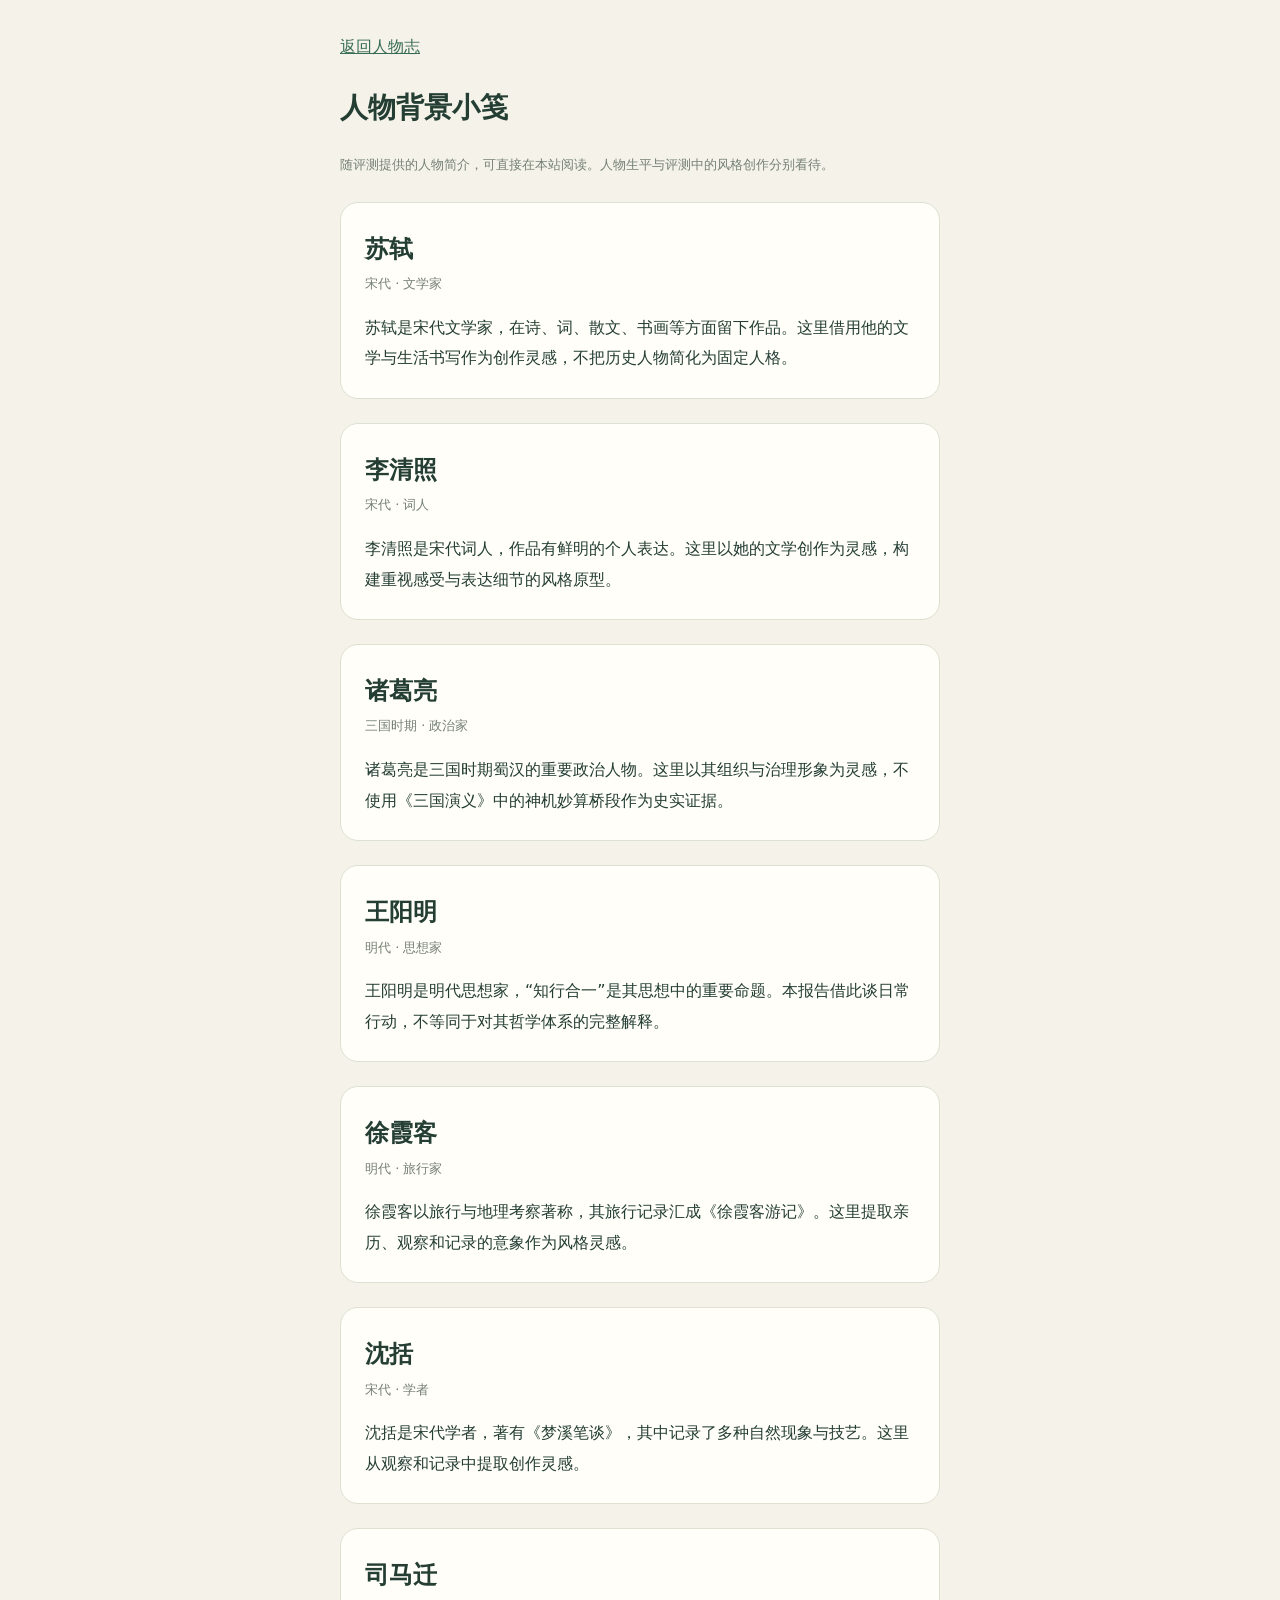
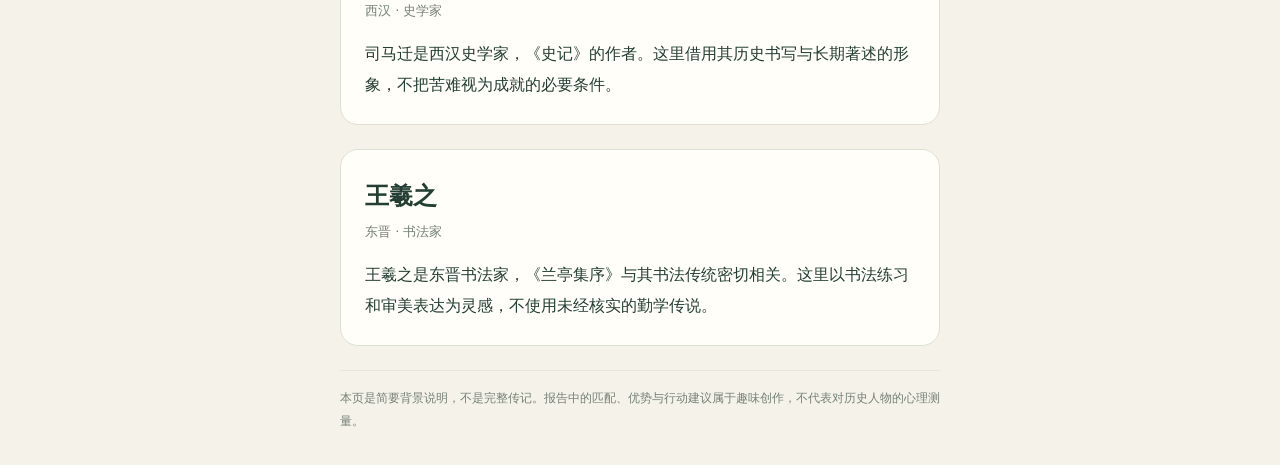
<file: history/background.html>
<!doctype html>
<html lang="zh-CN">
<head><meta charset="utf-8"><meta name="viewport" content="width=device-width,initial-scale=1"><title>人物背景 · 人物志</title>
<style>body{margin:0;background:#f5f3e9;color:#243e34;font-family:system-ui,"Microsoft YaHei",sans-serif;line-height:1.9}main{max-width:600px;margin:auto;padding:32px 22px}a{color:#386c56}h1{font-size:28px}h2{margin:0;font-size:24px}.intro,.era{color:#758075;font-size:13px}article{margin:24px 0;padding:24px;border:1px solid #dce1d1;border-radius:18px;background:#fffef8;scroll-margin-top:20px}article:target{border-color:#668568;box-shadow:0 4px 20px #34563710}p{margin-bottom:0}.note{border-top:1px solid #e4e7dc;padding-top:16px;font-size:12px;color:#758075}</style>
</head><body><main><a href="./">返回人物志</a><h1>人物背景小笺</h1><p class="intro">随评测提供的人物简介，可直接在本站阅读。人物生平与评测中的风格创作分别看待。</p><div id="biographies"></div><p class="note">本页是简要背景说明，不是完整传记。报告中的匹配、优势与行动建议属于趣味创作，不代表对历史人物的心理测量。</p></main><script src="data.js"></script><script>
const root=document.getElementById('biographies');
for(const person of HistoryQuiz.profiles){const article=document.createElement('article');article.id=person.id;const title=document.createElement('h2');title.textContent=person.name;const era=document.createElement('div');era.className='era';era.textContent=person.era;const text=document.createElement('p');text.textContent=person.history;article.append(title,era,text);root.append(article);}
const id=decodeURIComponent(location.hash.slice(1));if(id)document.getElementById(id)?.scrollIntoView();
</script></body></html>
</file>
<file: history/style.css>
/* Retains the existing template's narrow container, cards, progress and report sections. */
:root{--bg-dark:#153d33;--bg-card:#faf6eb;--border-color:#d9cfb8;--text-white:#f7efdc;--text-gray:#657368;--text-light:#3e5147;--gradient-main:linear-gradient(125deg,#cbb17b,#e6d3a8);--radius-lg:20px;--radius-md:12px;--ink:#203c31;--gold:#dcc38b;--red:#9f4c38}
*{box-sizing:border-box}body{margin:0;background:var(--bg-dark);color:var(--text-white);font-family:"Microsoft YaHei","PingFang SC",sans-serif;line-height:1.8;min-height:100vh;background-image:radial-gradient(ellipse at 80% 0,rgba(192,168,104,.13),transparent 48%),repeating-linear-gradient(90deg,transparent 0,transparent 79px,rgba(232,213,171,.025) 80px)}button,input{font:inherit}button,a,input{touch-action:manipulation}button{cursor:pointer}a{color:inherit}button:focus-visible,a:focus-visible,input:focus-visible,summary:focus-visible{outline:3px solid #b26b37;outline-offset:4px}button:disabled{opacity:.45;cursor:not-allowed}.container{max-width:560px;margin:auto;padding:22px 22px 0}.topbar{display:flex;justify-content:space-between;font-size:12px;color:#d0d8c9;border-bottom:1px solid #ffffff1c;padding-bottom:16px}.topbar a{text-decoration:none}.topbar i{color:var(--gold);font-style:normal;margin:0 6px}.header{text-align:center;padding:32px 0 26px}.eyebrow{font-size:11px;color:#d2c095;letter-spacing:2px;margin-bottom:12px}.title{font-family:"Songti SC",SimSun,serif;font-size:35px;line-height:1.55;font-weight:500;letter-spacing:4px;margin:0}.title span{color:var(--gold)}.subtitle{font-size:12px;color:#cad2c4;margin:12px 0 0;letter-spacing:2px}.main-content{min-height:300px}.password-card,.start-card,.question-card,.result-card,.section-card{background:var(--bg-card);border:1px solid var(--border-color);border-radius:var(--radius-lg);color:var(--ink);box-shadow:0 12px 40px #081e1817}.password-card,.start-card{padding:30px;text-align:center;position:relative;overflow:hidden}.landscape{display:block;width:100%;height:100px;margin:0 auto 12px}.seal{display:inline-flex;align-items:center;justify-content:center;writing-mode:vertical-rl;width:35px;height:55px;color:var(--red);border:2px solid var(--red);font-family:SimSun,serif;font-size:18px;line-height:1.25;letter-spacing:4px;padding-top:4px;border-radius:3px;transform:rotate(4deg)}.password-title,.start-title{font-family:SimSun,serif;font-size:23px;margin:12px 0 6px;font-weight:600}.password-desc,.start-desc{font-size:13px;color:var(--text-gray);line-height:1.9;margin:0 0 22px}.password-label{display:block;text-align:left;font-size:12px;margin-bottom:6px}.password-input{width:100%;padding:13px 18px;border:1px solid #c8b995;border-radius:10px;background:#fffdf6;color:var(--ink);text-align:center;letter-spacing:8px;font-size:22px}.password-input::placeholder{font-size:14px;letter-spacing:3px;color:#7c8173}.password-error{font-size:12px;color:#a83f2c;min-height:25px;margin:4px 0}.btn,.password-btn,.start-btn{border:0;border-radius:var(--radius-md);padding:14px 18px;font-size:14px;font-weight:600;line-height:1.5}.password-btn,.start-btn{width:100%;background:var(--bg-dark);color:var(--text-white)}.password-btn:hover,.start-btn:hover{background:#235849}.password-hint,.start-hint{font-size:11px;color:var(--text-gray);margin:14px 0 0}.meta-row{display:flex;justify-content:center;gap:0;margin:22px 0;font-size:12px}.meta-row span{padding:0 16px;border-right:1px solid var(--border-color)}.meta-row span:last-child{border:0}.meta-row strong{display:block;font-family:Georgia,serif;font-size:22px;color:var(--ink)}.disclaimer{font-size:11px;color:#d1d9c9;line-height:1.9;text-align:center;margin:18px 10px}.feature-strip{display:flex;justify-content:center;gap:14px;font-size:11px;color:var(--text-gray);margin-top:22px}.text-btn{background:none;border:0;color:inherit;text-decoration:underline;text-underline-offset:4px;font-size:12px;padding:10px}.question-card{padding:26px}.progress-container{margin-bottom:20px}.progress-info{display:flex;justify-content:space-between;font-size:12px;color:#d9dfd0;margin-bottom:10px}.progress-info strong{color:var(--gold);font-size:17px}.progress-bar{height:4px;background:#ffffff1f;border-radius:8px;overflow:hidden}.progress-fill{height:100%;background:var(--gradient-main);transition:width .2s}.question-number{display:inline-block;color:#7c6742;font-size:11px;letter-spacing:2px;margin-bottom:16px}.question-text{font-size:19px;line-height:1.9;font-weight:500;margin:0 0 22px}.options-grid{display:grid;gap:10px}.option-item{width:100%;display:flex;align-items:center;gap:13px;text-align:left;padding:14px 16px;background:#fffdf6;border:1px solid #ddd4bd;border-radius:11px;color:var(--text-light);font-size:14px}.option-item:hover{border-color:#577764;background:#eef0e3}.option-item.selected{background:#e8ecdf;border-color:#345d48;box-shadow:0 0 0 1px #345d48}.option-radio{width:20px;height:20px;border:1px solid #aaa88d;border-radius:50%;display:grid;place-items:center;flex-shrink:0;font-size:11px}.selected .option-radio{background:#254b3b;color:white;border-color:#254b3b}.navigation{display:flex;gap:10px;margin-top:18px}.navigation .btn{flex:1}.btn-primary{background:var(--gradient-main);color:#263b2e}.btn-secondary{background:#ffffff0a;border:1px solid #ffffff40;color:#e8e9db}.auto-next-hint{font-size:11px;color:#d1d9c9;text-align:center;margin:14px 0}.result-card{padding:30px 24px;text-align:center;position:relative;border-top:4px solid #c8ad73;background:radial-gradient(ellipse at top right,#dfd2a74a,transparent 60%),var(--bg-card)}.result-card .seal{position:absolute;right:22px;top:30px}.result-kicker{font-size:11px;letter-spacing:3px;color:#776747;margin-bottom:14px}.result-name{font-family:SimSun,serif;font-weight:500;font-size:52px;letter-spacing:10px;line-height:1.3;margin:0 0 10px;padding-left:10px}.result-era{color:var(--text-gray);font-size:12px}.result-type{display:inline-block;color:#f4ead5;background:#284d3c;border-radius:5px;padding:5px 14px;font-size:13px;margin-top:18px}.result-line{font-family:SimSun,serif;font-size:16px;margin:20px 0 0}.result-note{font-size:11px;color:var(--text-gray);margin:16px 0 0}.section-card{padding:24px;margin-top:16px}.section-title{font-family:SimSun,serif;font-size:21px;font-weight:600;margin:0 0 18px;display:flex;align-items:center;gap:12px}.section-title span{font:12px Georgia,serif;color:#8b7550;border-bottom:1px solid #b59b66;padding-bottom:3px}.section-content{font-size:14px;color:var(--text-light);white-space:pre-line;line-height:2}.section-content p{margin:0 0 14px}.section-content p:last-child{margin-bottom:0}.quiet{font-size:12px;color:var(--text-gray);line-height:1.9}.evidence{padding:14px 0;border-bottom:1px solid var(--border-color)}.evidence:last-child{border:0;padding-bottom:0}.evidence blockquote{margin:0 0 7px;font-size:13px;color:var(--ink)}.evidence p{margin:0;font-size:12px;color:var(--text-gray)}.evidence strong{color:#8c5635}.dimension-item{margin:18px 0}.dimension-label{display:flex;justify-content:space-between;font-size:13px;margin-bottom:6px}.dimension-label small{color:#6b735f}.dimension-bar{height:6px;background:#e3decd;border-radius:6px;overflow:hidden}.dimension-fill{height:100%;background:linear-gradient(90deg,#9eac8c,#345743)}.dimension-ends{display:flex;justify-content:space-between;color:#727768;font-size:10px;margin-top:5px}.report-list{margin:0;padding:0;list-style:none}.report-list li{font-size:14px;color:var(--text-light);padding:13px 0 13px 17px;border-bottom:1px solid var(--border-color);position:relative;line-height:1.95}.report-list li::before{content:'·';position:absolute;left:0;color:#9d7841;font-weight:bold}.report-list li:first-child{padding-top:0}.report-list li:last-child{border:0;padding-bottom:0}.scenario{background:#eeedde;border-left:2px solid #98a17d;padding:14px 16px;margin:12px 0;font-size:13px;color:var(--text-light);line-height:1.95}.scenario strong{display:block;color:var(--ink);margin-bottom:5px}.plan-item{display:flex;gap:12px;align-items:flex-start;cursor:pointer;padding:14px 0;border-bottom:1px solid var(--border-color);font-size:13px;color:var(--text-light);line-height:1.9}.plan-item:last-child{border:0}.plan-item input{accent-color:#345743;width:18px;height:18px;flex-shrink:0;margin-top:5px}.plan-item:has(input:checked) span{text-decoration:line-through;color:#737c6c}.plan-item b{display:block;color:#8b7047;font-size:10px;letter-spacing:1px}.plan-count{font-size:12px;color:#7b6644}.encourage-box{text-align:center;padding:28px 20px 12px;font-family:SimSun,serif;font-size:18px;color:#e0cca1;line-height:2}.report-details{margin-top:18px;color:#d6ddcd;font-size:12px}.report-details summary{cursor:pointer;padding:10px 0}.report-details p{font-size:11px;line-height:1.9}.footer{text-align:center;color:#d5c297;font-family:SimSun,serif;font-size:15px;padding:35px 10px 28px;margin-top:28px;border-top:1px solid #ffffff1c}.footer span{display:block;margin-top:10px;font-family:"Microsoft YaHei",sans-serif;font-size:10px;color:#b3c1b2;line-height:1.9}.notice{position:fixed;left:50%;bottom:24px;transform:translateX(-50%);background:#fbf5e5;color:#284936;border-radius:10px;font-size:12px;padding:12px 20px;max-width:90%;box-shadow:0 8px 24px #0003;z-index:5;display:none}.notice.visible{display:block}.storage-note{font-size:11px;text-align:center;color:#d1d9c9;margin-top:12px}.resume-info{padding:12px;border:1px dashed #b6b695;border-radius:8px;font-size:12px;color:var(--text-light);margin-bottom:16px}
.result-name:focus,.question-text:focus{outline:none}
@media(max-width:380px){.container{padding:16px 15px 0}.header{padding:26px 0 22px}.title{font-size:30px}.password-card,.start-card{padding:24px}.question-card,.section-card{padding:21px}.result-name{font-size:44px}.result-card .seal{right:15px;width:28px;font-size:15px}.meta-row span{padding:0 13px}.feature-strip{gap:8px}}
@media(prefers-reduced-motion:reduce){*{scroll-behavior:auto!important;transition:none!important}}
@media print{body{background:white;color:#203c31}.container{max-width:760px;padding:0}.topbar,.header,.navigation,.text-btn,.footer,.notice,.report-details{display:none}.section-card,.result-card{box-shadow:none;break-inside:avoid;border-color:#ccc}.encourage-box{color:#203c31}.plan-item{break-inside:avoid}}
</file>
<file: history/report.css>
/* The report becomes a collectible dossier. Intro and question styling stay in style.css. */
.view-result .header{display:none}
.view-result .main-content{padding-top:26px}
.view-result .result-dossier{padding:0;border:1px solid #d9c99f;border-radius:18px;overflow:hidden;background:#faf6eb;text-align:left;box-shadow:0 20px 70px #00190f35}
.dossier-topline,.dossier-bottomline{display:flex;justify-content:space-between;font-size:9px;letter-spacing:1.8px;color:#7f755b;padding:16px 24px;border-bottom:1px solid #dcd2b9}
.dossier-bottomline{border-bottom:0;border-top:1px solid #dcd2b9;padding:13px 24px;font-size:10px;letter-spacing:2px;background:#f0ebdb}
.portrait-layout{position:relative;min-height:216px;padding:28px 26px 12px;display:flex;align-items:center;justify-content:space-between;gap:8px}
.identity{position:relative;z-index:1;flex-shrink:0}
.view-result .result-kicker{font-size:10px;letter-spacing:1px;color:#79694b;margin-bottom:18px}
.view-result .result-name{font-size:48px;letter-spacing:6px;padding:0;line-height:1.4;margin:0 0 9px}
.view-result .result-era{font-size:11px;letter-spacing:1px}
.view-result .identity .seal{position:static;margin-top:18px;width:40px;height:24px;writing-mode:horizontal-tb;font-size:12px;letter-spacing:3px;line-height:1;padding:0 0 0 3px;border-width:1px}
.portrait-art{width:220px;max-width:53%;flex-shrink:0;position:relative;align-self:center}
.person-portrait{display:block;width:100%;height:auto;aspect-ratio:1;object-fit:contain;border-radius:12px;mix-blend-mode:multiply}
.portrait-caption{display:block;font-size:9px;text-align:center;color:#91896f;letter-spacing:2px;margin-top:4px}
.identity-summary{padding:6px 26px 25px}
.view-result .result-type{background:none;padding:0;color:#45614c;font-size:15px;font-weight:600;margin:0}
.view-result .result-line{font-family:"Songti SC",SimSun,serif;font-size:16px;color:#6c7058;line-height:1.9;margin:12px 0 17px}
.person-tags{display:flex;flex-wrap:wrap;gap:7px}
.person-tags span{display:inline-block;border:1px solid #d8d4bf;background:#f1f0e2;color:#617059;font-size:10px;letter-spacing:1px;border-radius:5px;padding:3px 9px}
.view-result .result-explanation{font-size:11px;color:#c3d0bf;line-height:1.9;margin:16px 4px 20px}
.report-nav{position:sticky;top:10px;z-index:4;display:flex;align-items:center;justify-content:space-between;gap:5px;background:#fcf8edee;border:1px solid #e3dac1;backdrop-filter:blur(16px);padding:7px;border-radius:12px;box-shadow:0 6px 24px #08231926}
.report-nav a{flex:1;text-align:center;display:block;text-decoration:none;font-size:12px;color:#405842;padding:9px 3px;border-radius:7px;white-space:nowrap}
.report-nav a:hover,.report-nav a:focus-visible{background:#e9ead9}
body[data-view="result"].view-result .report-nav{background:#fbf7eb;border:1px solid #e5dcc3;padding:7px;gap:6px;border-radius:13px;box-shadow:0 8px 22px #08231918}
body[data-view="result"].view-result .report-nav a{background:#f0efdf;color:#294b3b;font-weight:600;padding:11px 4px;border:1px solid #e5e4d1;border-radius:8px;transition:background .15s}
body[data-view="result"].view-result .report-nav a:hover,body[data-view="result"].view-result .report-nav a:focus-visible{background:#e1e8d6;border-color:#b9c9a9;color:#193e2e}
.report-nav span{font-size:9px;border-radius:3px;padding:2px 4px;background:#e7dcc0;color:#806a3b;margin-left:3px}
.report-intro{display:flex;justify-content:space-between;font-size:10px;color:#bfcab8;letter-spacing:1px;margin:26px 2px 0}
.view-result .section-card{border-radius:15px;border-color:#ddd5bd;padding:26px;margin-top:15px;scroll-margin-top:85px;box-shadow:0 6px 24px #05231915}
.view-result .section-title{font-size:21px;line-height:1.5;margin-bottom:18px;align-items:baseline;letter-spacing:.5px}
.view-result .section-title>span{font-size:17px;border-bottom:0;color:#a89360;letter-spacing:0;font-style:italic}
.view-result .quiet{font-size:12px;color:#7a7d6a;line-height:1.85;margin:0 0 16px}
.view-result .section-content{font-size:14px;line-height:2.05;color:#445440}
.view-result .section-content p+p{margin-top:20px}
.view-result .evidence{border:1px solid #e4dfcc;background:#f4f1e5;margin:10px 0;padding:15px;border-radius:9px}
.view-result .evidence:last-child{border:1px solid #e4dfcc;padding-bottom:15px}
.view-result .evidence blockquote{font-size:13px;line-height:1.9;color:#3f5343;margin-bottom:12px}
.view-result .evidence p{font-size:11px;line-height:1.9;color:#7a7d69}
.view-result .evidence strong{display:inline-block;padding:0 6px;border-radius:3px;background:#e8e5d1;color:#607451;font-weight:500}
.radar-wrap{max-width:350px;margin:0 auto 24px;text-align:center;background:#f2f1e4;border-radius:12px;padding:8px 0 15px}
.radar-wrap svg{display:block;width:100%;height:auto}
.radar-caption{font-size:10px;color:#7a806a;letter-spacing:2px}
.view-result .dimension-item{margin:0;padding:14px 0;border-top:1px solid #e6e0cd}
.view-result .dimension-label{font-size:12px}
.view-result .dimension-label small{font-size:10px;color:#7f816c}
.view-result .dimension-bar{height:5px;background:#e5e3d0}
.view-result .dimension-fill{background:#708968}
.view-result .dimension-ends{font-size:9px;color:#8a8c78;margin-top:7px}
.view-result #report-04{background:#eaf0e1;border-color:#bccbac}
.view-result #report-04 .section-title{color:#31543b}
.view-result #report-04 .report-list li{border-color:#d2ddc8}
.view-result #report-05{background:#f5eddf;border-color:#dbc8aa}
.view-result #report-05 .section-title{color:#795b38}
.view-result .report-list li{font-size:13px;line-height:2;padding:15px 0 15px 20px}
.view-result .report-list li:last-child{padding-bottom:0}
.view-result .report-list li::before{content:counter(list-item,decimal-leading-zero);font:10px Georgia,serif;top:21px;color:#8a9474;left:0}
.view-result .scenario{padding:17px;border:1px solid #e3ddc7;border-radius:10px;background:#f1f0e3;margin:12px 0;font-size:13px}
.view-result .scenario strong{font-size:12px;letter-spacing:1px;color:#496246;padding-bottom:9px;border-bottom:1px solid #dedfc9;margin-bottom:10px}
.view-result #report-07{background:#e9ecdc;border-style:dashed;border-color:#aebb98}
.view-result #report-08{background:#faf6eb;border-top:3px solid #baa166}
.plan-progress{background:#eeefdf;padding:14px 16px;border-radius:9px;margin:18px 0 8px}
.view-result .plan-count{font-size:11px;letter-spacing:1px;color:#5c7350;margin-bottom:9px}
.plan-track{height:4px;border-radius:4px;background:#d9ddc6;overflow:hidden}
.plan-track>div{background:#6b8358;height:100%;transition:width .25s ease}
.view-result .plan-item{font-size:13px;line-height:1.95;padding:17px 0;gap:14px}
.view-result .plan-item b{font-family:Georgia,serif;font-size:10px;color:#987b47;letter-spacing:2px;margin-bottom:4px}
.view-result .plan-item input{appearance:none;width:21px;height:21px;border:1px solid #afba96;border-radius:50%;margin:4px 0 0;cursor:pointer;display:grid;place-items:center;background:#f5f3e7}
.view-result .plan-item input:checked{background:#577346;border-color:#577346}
.view-result .plan-item input:checked::after{content:'✓';font-size:12px;color:white}
.view-result #report-09{background:transparent;border:1px solid #ffffff30;box-shadow:none}
.view-result #report-09 .section-title{color:#ddcca0}
.view-result #report-09 .section-content,.view-result #report-09 .quiet{color:#cad4bf;font-size:12px}
.view-result #report-09 .quiet{margin-top:14px}
.view-result .encourage-box{font-size:20px;line-height:2;padding:34px 15px 20px}
.view-result .navigation .btn{font-size:12px}
@media(min-width:480px){.has-portrait .result-name{font-size:53px;letter-spacing:7px}.has-portrait .portrait-layout{padding-right:16px}.dimension-grid{display:grid;grid-template-columns:1fr 1fr;column-gap:22px}}
@media(max-width:380px){.portrait-layout{padding:23px 20px 10px}.view-result .result-name{font-size:39px;letter-spacing:4px}.identity-summary{padding:8px 20px 23px}.view-result .result-kicker{font-size:9px;letter-spacing:0}.view-result .section-card{padding:21px}.view-result .section-title{font-size:19px}.report-nav a{font-size:11px}.report-nav span{display:none}.dossier-topline{font-size:8px;padding:14px 20px}.portrait-art{max-width:48%}.view-result .result-era{font-size:10px;letter-spacing:0}}
@media(max-width:479px){.view-result .has-portrait .result-name{font-size:clamp(28px,8.5vw,40px);letter-spacing:3px}.has-portrait .result-kicker{font-size:9px;letter-spacing:0}.has-portrait .portrait-layout{gap:4px}}
@media print{.view-result .report-nav,.report-intro,.report-details{display:none}.view-result #report-09 .section-title,.view-result #report-09 .section-content,.view-result #report-09 .quiet,.view-result .result-explanation{color:#314a35}.view-result .result-dossier{box-shadow:none}.view-result .main-content{padding-top:0}}
</file>
<file: quiz-flow.css>
/* Shared interaction layout, with each quiz retaining its own theme colors. */
.container{min-height:100svh;display:flex;flex-direction:column}.main-content{flex:1}.test-options{display:grid;gap:16px}.test-option{display:flex;align-items:center;gap:16px;width:100%;text-align:left;background:var(--bg-card);border:1px solid var(--border-color);border-radius:var(--radius-lg);padding:25px;color:var(--ink);transition:transform .2s,border-color .2s}.test-option:hover{transform:translateY(-3px);border-color:var(--gold)}.test-option .option-icon{display:grid;place-items:center;flex-shrink:0;width:56px;height:56px;border-radius:15px;background:var(--gradient-main);color:#30251f;font:27px Georgia,serif}.test-option .option-title{display:block;font-size:19px;font-weight:600;margin-bottom:5px}.test-option .option-desc{display:block;font-size:12px;color:var(--text-gray);line-height:1.8}.test-option .entry-arrow{margin-left:auto;color:var(--text-gray);font-size:22px}.flow-meta{display:flex;justify-content:center;gap:20px;color:var(--text-white);font-size:12px;margin:18px 0}.flow-guide{background:var(--bg-card);border:1px solid var(--border-color);border-left:3px solid var(--gold);border-radius:12px;padding:19px 22px;color:var(--text-light);font-size:12px;line-height:1.9}.flow-guide strong{display:block;color:var(--ink);font-size:14px;margin-bottom:7px}.flow-guide p{margin:5px 0}.flow-resume{color:var(--text-white);font-size:12px;text-align:center}.flow-resume .resume-info{color:inherit;margin:12px 0}.flow-resume .text-btn{display:block;margin:auto}.flow-result-actions{margin-top:16px}.flow-result-actions .btn{min-height:48px}body[data-view="password"] .password-card{max-width:420px;width:100%;margin:auto;padding-top:24px;padding-bottom:24px}body[data-view="password"] .landscape{height:66px}body[data-view="password"] .sigil{width:110px;height:110px;margin-top:0}body[data-view="password"] .sigil span{font-size:34px}body[data-view="password"] .sigil-ring{inset:25px}body[data-view="password"] .sigil small{display:none}body[data-view="password"] .seven-glyphs{margin:10px 0 14px}body[data-view="password"] .password-title{font-size:21px}body[data-view="question"] .header{padding:16px 0}body[data-view="question"] .header .eyebrow,body[data-view="question"] .header .subtitle,body[data-view="question"] .header br{display:none}body[data-view="question"] .title{font-size:18px;letter-spacing:1px;line-height:1.6}body[data-view="question"] .title span{font-size:18px;letter-spacing:1px}body[data-view="question"] .question-card{padding:24px}body[data-view="question"] .question-number{border-radius:20px;padding:3px 12px;background:var(--gradient-main);color:#30251f;letter-spacing:0;margin-bottom:14px}body[data-view="question"] .progress-bar{height:7px}body[data-view="question"] .question-text{font-size:18px;line-height:1.75;margin-bottom:20px}body[data-view="question"] .option-item{min-height:54px;padding:12px 16px}body[data-view="question"] .option-radio{border-radius:6px}body[data-view="question"] .navigation{margin-top:16px}body[data-view="question"] .footer{padding:18px 0;margin-top:20px}body[data-view="question"] .footer>span{display:none}body[data-view="result"] .header{padding:18px 0}body[data-view="result"] .header .eyebrow,body[data-view="result"] .header .subtitle{display:none}body[data-view="result"] .title{font-size:24px;letter-spacing:2px}body[data-view="result"] .title span{font-size:22px}body[data-view="result"] .report-nav{position:sticky;top:8px;z-index:3;background:var(--bg-dark);padding:8px 0;border-radius:8px}.section-card{scroll-margin-top:85px}.question-card{animation:flow-enter .24s ease}.option-item.selected{animation:flow-select .24s ease}@keyframes flow-enter{from{opacity:0;transform:translateX(12px)}to{opacity:1;transform:translateX(0)}}@keyframes flow-select{50%{transform:scale(.99)}}@media(max-width:380px){.test-option{padding:20px;gap:12px}.test-option .option-title{font-size:17px}.flow-meta{gap:12px}body[data-view="question"] .question-card{padding:20px}body[data-view="question"] .title,body[data-view="question"] .title span{font-size:16px}}@media(prefers-reduced-motion:reduce){.question-card,.option-item.selected{animation:none}.test-option{transition:none}}@media print{.flow-result-actions,.flow-guide{display:none}body[data-view="result"] .header{display:none}}
</file>
<file: sins/full.css>
:root{--bg:#111013;--panel:rgba(29,25,27,.95);--panel-strong:#251e21;--ink:#f4e8d8;--muted:#c6b5a4;--dim:#a29386;--line:rgba(221,182,124,.22);--line-strong:rgba(221,182,124,.4);--gold:#d9b47c;--gold-soft:#f0ddbf;--crimson:#8d3346;--crimson-bright:#db7783;--ember:#daa87b}html,body{background:#111013!important}body{color:var(--ink)}#mp-shell-nav{background:rgba(23,19,23,.96)!important}#home-page .hero{height:auto!important;max-height:none!important;min-height:calc(100svh - 44px)!important}#home-page{height:auto!important;max-height:none!important;overflow:visible!important}.hero{background-color:#171316}.primary-btn{background:linear-gradient(110deg,#863348,#b7505e);color:#fff1e7;border:1px solid #d482865e}.primary-btn:hover{filter:brightness(1.12)}.mode-card{background:#211a1e}.mode-card.selected{background:linear-gradient(135deg,#4a2432,#261b20);border-color:#cf8c87}.mode-card small,.hero-title p{color:#c5b0a4}.option-btn{background:#221b20;border-color:#59433e;color:#f1e3d6}.option-btn.selected{background:#4d2837;border-color:#d39196}.option-btn .option-label{color:inherit}.option-btn .option-mark{color:#e6cbb6}.auth-modal-backdrop{background:rgba(6,5,8,.8);overflow-y:auto;padding:20px}.auth-modal{background:#221b21;color:#f5e4d5;border:1px solid #9a6b5e;max-height:calc(100svh - 40px);overflow:auto}.auth-modal__title,.auth-modal__desc{color:#f1ddc7}.auth-modal__sub,.auth-tip{color:#c4afa6}.auth-input{background:#151115;color:#f7e9dd;border-color:#71534c;font-size:18px}.auth-input::placeholder{color:#aa928b}.auth-input:focus{border-color:#dbaf81;box-shadow:0 0 0 3px #dbaf8129}.auth-submit{background:linear-gradient(110deg,#8e374b,#b45463);color:#fff0e2}.auth-close-btn{background:#392832;color:#ecd6cd}.auth-error{color:#ffabb5;min-height:20px}.sin-report{background:linear-gradient(180deg,#311c25,#171315 400px);border-color:#735040}.chief-card{background:linear-gradient(160deg,#2e2029,#171419);border-color:#73564c}.chief-card.chief-virtue{background:linear-gradient(160deg,#30291f,#1a1715)}.chief-card h2{overflow-wrap:anywhere;color:#f2dfce}.chief-card strong{color:#e78b97}.chief-card.chief-virtue strong{color:#e3c28d}.panel,.report-panel{border-color:#604637}.result-copy,.advice-card p{color:#d5c2b3}.history-modal{max-height:85svh;overflow:auto}.full-tie-note{font-size:12px;line-height:1.8;color:#d8c0ad;border:1px solid #715141;background:#241b20;border-radius:8px;padding:12px;margin:14px 0}.full-export{width:100%;margin:14px 0 0}.mp-inner{grid-template-columns:40px 1fr 40px!important}.mp-title{grid-column:2}.mp-capsule{display:none!important}button:disabled{opacity:.45;cursor:not-allowed}button:focus-visible,input:focus-visible{outline:2px solid #ebc491;outline-offset:3px}@media(max-width:360px){.dual-chief-grid{gap:8px}.chief-card{padding-left:8px;padding-right:8px}.chief-card h2{font-size:26px}.mode-card b{font-size:13px}.mode-card{padding-left:10px;padding-right:10px}.hero-title h1{font-size:32px!important}.auth-modal{padding:24px 18px}.hero-top{font-size:9px}.sin-wheel{max-width:100%}}@media(prefers-reduced-motion:reduce){*,*::before,*::after{animation:none!important;transition:none!important}}@media print{#mp-shell-nav,.result-actions,.full-export{display:none!important}.app{max-width:none!important;width:100%!important}.sin-report{box-shadow:none}.page.active{padding-top:0!important}}
</file>
<file: sins/cover.css>
#home-page .hero{display:flex;flex-direction:column;gap:0;padding:25px 23px 24px!important;background:#171316;min-height:calc(100svh - 44px)!important;height:auto!important;max-height:none!important;overflow:visible}#home-page .hero:before,#home-page .hero:after{display:none}#home-page #home-wheel{display:none!important}.cover-meta,.cover-section-label,.cover-end{display:flex;justify-content:space-between;align-items:center;gap:12px}.cover-meta{color:#b59c89;border-bottom:1px solid #493738;padding-bottom:17px;font:9px Georgia,serif;letter-spacing:1.4px}.cover-meta span+span{font:10px 'Microsoft YaHei',sans-serif;letter-spacing:1px;color:#9c8781}.cover-heading{padding:32px 0 29px}.cover-eyebrow{font-size:11px;color:#c0a18e;letter-spacing:2px;margin-bottom:16px}.cover-heading h1{font-size:39px;font-weight:550;line-height:1.45;letter-spacing:1px;color:#f2e3d4}.cover-heading h1>span{color:#bc8388}.cover-description{font-size:12px;color:#bba7a0;line-height:1.9;margin-top:19px}.cover-section-label{color:#c8b0a1;font-size:11px;letter-spacing:1px;margin-bottom:13px}.cover-section-label>span+span{font:10px Georgia,serif;color:#8c7270}#home-page .mode-pick{display:grid;grid-template-columns:1fr 1fr;gap:12px;margin:0}#home-page .mode-card{position:relative;display:flex;flex-direction:column;justify-content:flex-start;align-items:flex-start;text-align:left;height:242px;min-width:0;padding:18px 15px 14px;overflow:hidden;border:1px solid #654047;border-radius:15px;background:#301d24;box-shadow:none;transition:border-color .2s,transform .2s}#home-page .mode-card[data-mode="vs"]{background:#d7c5ae;color:#302423;border-color:#d7c5ae}#home-page .mode-card.selected{border:2px solid #e6adae;padding:17px 14px 13px;box-shadow:0 0 0 3px #c1787e15}#home-page .mode-card[data-mode="vs"].selected{border-color:#f4e9d9;box-shadow:0 0 0 3px #dcc7a944}#home-page .mode-card:hover{transform:translateY(-2px)}#home-page .mode-check{top:13px;right:12px;width:17px;height:17px;border-color:#b08386}#home-page .mode-card.selected .mode-check{background:#aa626c;border-color:#dba5a6}#home-page .mode-card[data-mode="vs"] .mode-check{border-color:#8b7462}#home-page .mode-card[data-mode="vs"].selected .mode-check{background:#564037;border-color:#564037}.cover-number{font:52px Georgia,serif;color:#d49a9d;letter-spacing:-3px;height:83px;display:block;line-height:1.15}.cover-number>span{display:block;font:italic 18px Georgia,serif;letter-spacing:1px;margin-top:-3px}#home-page .mode-card[data-mode="vs"] .cover-number{color:#856959}#home-page .mode-tag{display:block;position:static;padding:0;background:none;border:0;line-height:1.4;border-radius:0;font:8px Georgia,serif;letter-spacing:1px;color:#c59b9a;margin-bottom:10px}#home-page .mode-card[data-mode="vs"] .mode-tag{color:#745c4e}.cover-card-copy{display:block}#home-page .cover-card-copy b{font-size:21px;font-weight:600;color:#f3d7d5;line-height:1.5;letter-spacing:0}#home-page .mode-card[data-mode="vs"] .cover-card-copy b{font-size:15px;color:#352621;white-space:nowrap}#home-page .cover-card-copy em{font:italic 11px Georgia,serif;margin:0 1px}#home-page .cover-card-copy small{font-size:10px;color:#c9a5a3;line-height:1.7;margin-top:5px}#home-page .mode-card[data-mode="vs"] .cover-card-copy small{color:#756054}.cover-card-footer{display:flex;justify-content:space-between;align-items:center;width:100%;border-top:1px solid #b4777d44;margin-top:auto;padding-top:10px;font-size:9px;color:#c69b9d}.cover-card-footer i{font-style:normal;font-size:16px}#home-page .mode-card[data-mode="vs"] .cover-card-footer{border-color:#8f736144;color:#715947}.cover-benefits{display:flex;justify-content:space-between;gap:7px;font-size:10px;color:#b29b92;margin:22px 0}.cover-benefits span+span:before{content:'·';margin-right:10px;color:#a56c70}#home-page .hero-bottom{display:block;flex:none;padding:0;margin:0}#home-page .cover-start{display:flex;align-items:center;justify-content:space-between;width:100%;padding:16px 20px;min-height:54px;border-radius:12px;background:#a74c5b;border:1px solid #c77a84;box-shadow:none;font-size:16px}#home-page .cover-start>span+span{font-size:22px;font-weight:400}#home-page .safe-note{color:#97837d;font-size:10px;line-height:1.9;margin:15px 0 0;text-align:center}.cover-end{margin-top:27px;border-top:1px solid #463235;padding-top:15px;font:8px Georgia,serif;letter-spacing:1px;color:#8f716d}.cover-end>span+span{font:9px 'Microsoft YaHei',sans-serif;letter-spacing:1px}#home-page .history-btn{margin-top:10px}body.mp-shell #home-page.page{height:auto!important;max-height:none!important}@media(max-width:360px){#home-page .hero{padding:20px 16px!important}.cover-heading{padding:25px 0}.cover-heading h1{font-size:34px}.cover-description{font-size:11px}.cover-meta{letter-spacing:1px;font-size:8px}.cover-meta span+span{font-size:9px}#home-page .mode-pick{gap:9px}#home-page .mode-card{padding:16px 11px 12px;height:236px}#home-page .mode-card.selected{padding:15px 10px 11px}#home-page .mode-card[data-mode="vs"] .cover-card-copy b{font-size:13px}.cover-benefits{font-size:9px}.cover-benefits span+span:before{margin-right:6px}.cover-number{font-size:48px}}@media(prefers-reduced-motion:reduce){#home-page .mode-card{transition:none}}
</file>
<file: sins/framework.css>
/* Project page frame, with the assessment's own theme. */
.quiz-frame{width:min(100%,460px);min-height:100svh;overflow:clip;background:#171316}
.quiz-frame::before{display:none}
.quiz-frame .topbar{position:sticky;top:0;z-index:100;display:flex;align-items:center;justify-content:space-between;gap:12px;min-height:52px;padding:12px 23px;padding-top:calc(12px + env(safe-area-inset-top));background:rgba(23,19,22,.97);border-bottom:1px solid #493738;font-size:11px;color:#c8b0a1;letter-spacing:1px}
.topbar i{font-style:normal;color:#97616c;margin:0 5px}
#quiz-home{background:transparent;padding:6px 0;font-size:11px;color:#dec0b3;cursor:pointer}
#quiz-home[hidden]{display:none}
.quiz-frame .page{min-height:calc(100svh - 52px);scroll-margin-top:52px}
.quiz-frame #home-page.page{min-height:calc(100svh - 52px);height:auto;max-height:none}
.quiz-frame #home-page .hero{min-height:calc(100svh - 52px)!important}
@media(max-width:360px){.quiz-frame .topbar{padding-left:16px;padding-right:16px}}
@media print{.quiz-frame .topbar{display:none}}
</file>
<file: xlnl/theme.css>
/* Light theme adaptation of the saved assessment flow. */
.nav-bar{position:sticky!important;top:0;z-index:30;background:#ffffffed;backdrop-filter:blur(12px)}
.nav-content{max-width:900px!important}.nav-logo{font-size:13px!important}.nav-actions__btn{font-size:12px!important;padding:6px 10px!important}
[hidden]{display:none!important}
body>main{min-height:calc(100svh - 120px)!important;width:100%;max-width:900px!important}
body[data-view="start-screen"]>main{max-width:600px!important}
.screen{min-width:0}button:disabled{opacity:.4;cursor:not-allowed}
button:focus-visible,input:focus-visible,select:focus-visible{outline:3px solid #818cf8;outline-offset:3px}
.chosen{border-color:#6366f1!important;background:#eef2ff!important}.chosen svg{opacity:1!important}
.quiz-controls{display:flex;justify-content:space-between;flex-wrap:wrap;align-items:center;gap:16px;margin-top:24px}.quiz-controls>p{width:100%;color:#4f46e5;font-size:14px}
.local-primary{background:#4f46e5;color:white;padding:13px 20px;border-radius:14px;font-weight:600;cursor:pointer}
.local-history{text-align:center;margin:20px 0;color:#6366f1;font-size:14px}.local-history p{margin-top:12px;font-size:12px;color:#64748b}
dialog{border:1px solid #e0e7ff;border-radius:24px;padding:30px;width:calc(100% - 32px);max-width:410px;max-height:85svh;overflow:auto;color:#334155;box-shadow:0 20px 70px #1e1b4b40}
dialog::backdrop{background:#1e1b4b70;backdrop-filter:blur(5px)}dialog h2{font-weight:700;font-size:22px;margin-bottom:12px}dialog p{font-size:14px;line-height:1.7;color:#64748b}.dialog-close{position:absolute;right:18px;top:10px;font-size:25px;padding:4px;color:#64748b}
#auth-input{display:block;width:100%;margin:22px 0 8px;border:1px solid #c7d2fe;border-radius:12px;padding:12px;background:#f8fafc;font-size:18px}#auth-error{min-height:28px;color:#be123c}#auth-form>.local-primary{width:100%;margin-top:8px}
.history-list{display:grid;gap:10px;margin-top:22px}.history-list button{padding:14px;background:#eef2ff;border-radius:12px;text-align:left;font-size:14px}
.radar-note{font-size:12px;line-height:1.8;color:#64748b;margin:14px 0}.export-report{display:block;margin:24px auto 0}
@media(max-width:400px){#result-screen .p-8{padding:22px}#res-banner{padding:24px!important}#res-diff-text{white-space:normal;text-align:center}.nav-content{gap:6px}.nav-logo{font-size:12px!important}}
@media(prefers-reduced-motion:reduce){*,*:before,*:after{animation:none!important;transition:none!important}}
@media print{.nav-bar,.export-report,.local-history,button,footer{display:none!important}body>main{max-width:none!important;padding:0!important}#result-screen{display:block!important}}

/* Project edition: warm paper, forest ink, and a compact assessment frame. */
:root{--age-paper:#f6f3ec;--age-ink:#203e37;--age-accent:#347f71;--age-muted:#738078;--age-line:#dfe5d9}
body{background:var(--age-paper)!important;color:var(--age-ink)!important}
body>.fixed{display:none}
body>main,body[data-view="start-screen"]>main{max-width:520px!important;padding:28px 20px!important;min-height:calc(100svh - 160px)!important}
.nav-bar{background:#f6f3eced!important;border-bottom:1px solid var(--age-line)!important}
.nav-content{max-width:520px!important;padding:13px 20px!important}
.nav-logo{color:var(--age-ink)!important;letter-spacing:1.5px;font-weight:500!important}.nav-logo span{font:9px Georgia,serif;letter-spacing:1px;color:var(--age-muted);margin-left:8px}
.nav-actions__btn{border-color:#b9c9be!important;color:var(--age-accent)!important;background:transparent!important}
.age-editorial{display:flex;justify-content:space-between;gap:10px;border-bottom:1px solid var(--age-line);padding:0 0 18px;margin-bottom:30px;color:var(--age-muted);font-size:10px;letter-spacing:1px}
#start-screen>div.flex{min-height:0!important;gap:0;padding:8px 0 12px}
#start-screen>div.flex>div.relative{align-self:flex-start;margin:0 0 28px!important}
#start-screen>div.flex>div.relative>.absolute{display:none}
#start-screen>div.flex>div.relative>.relative{background:#e3eade!important;padding:20px!important;border-radius:24px!important;box-shadow:none!important;transform:rotate(-5deg)}
#start-screen>div.flex>div.relative svg{width:48px;height:48px;color:var(--age-accent)!important;transform:rotate(5deg)}
#start-screen .max-w-lg{width:100%;text-align:left;margin-top:0!important}
#start-screen h1{background:none!important;color:var(--age-ink)!important;-webkit-text-fill-color:var(--age-ink);font-size:36px!important;line-height:1.4;letter-spacing:1px}
#start-screen .max-w-lg>p{font-size:15px!important;line-height:1.95;color:#78837b!important;margin-top:18px!important}
#start-btn{width:100%;justify-content:space-between;margin-top:36px!important;border-radius:15px!important;padding:17px 22px!important;box-shadow:0 8px 20px #245a4912}
#start-screen .pt-8{width:100%;justify-content:space-between;border-bottom:1px solid var(--age-line);padding:22px 4px!important;margin-top:0!important;font-size:12px;color:var(--age-muted)}
.local-history{margin:12px 0 0;padding:12px;font-size:13px;color:var(--age-accent)}
.local-primary,#start-btn,[onclick="app.submitDate()"],[onclick="app.share()"]{background:var(--age-accent)!important;color:#fff!important;border-radius:14px!important}
button:hover{filter:brightness(.97)}
[class*="text-indigo-"],[class*="text-purple-"]{color:var(--age-accent)!important}
[class*="bg-indigo-"],[class*="bg-purple-"]{background-color:#e9efe6!important}
[class*="border-indigo-"],[class*="border-purple-"]{border-color:#d2dfd4!important}
.chosen{background:#e7efe6!important;border-color:var(--age-accent)!important}
[class*="text-slate-8"],[class*="text-slate-9"]{color:var(--age-ink)!important}
[class*="text-slate-5"],[class*="text-slate-6"]{color:#69796f!important}
[class*="bg-slate-50"],[class*="bg-slate-100"]{background-color:#f3f5ef!important}
.shadow-xl{box-shadow:0 12px 36px #233c3010!important}
#date-input-screen .bg-white,#quiz-screen .bg-white{border:1px solid var(--age-line)!important;border-radius:22px!important}
#date-input-screen .h-2{background:linear-gradient(90deg,#2b6b5d,#bdcba7)!important;height:4px!important}
#res-banner{background:linear-gradient(120deg,#2e6459,#73957f)!important}
#res-psych-age{color:var(--age-accent)!important}
#result-screen .border-t-4{border-color:#91b1a0!important}
#result-screen .p-8{padding:24px!important}
#result-screen .grid{grid-template-columns:1fr!important}
dialog{background:#fffefa;border-color:var(--age-line);color:var(--age-ink)}dialog::backdrop{background:#183b335c}
#auth-input{border-color:#c2d1c3;background:#f7f8f2}.history-list button{background:#edf2e9;color:var(--age-ink)}
button:focus-visible,input:focus-visible,select:focus-visible{outline-color:#7da58e}
body>footer{background:transparent!important;color:#879086!important;padding:20px!important;font-size:11px!important;line-height:1.9;max-width:520px;align-self:center}
@media(max-width:360px){body>main{padding:22px 16px!important}#start-screen h1{font-size:31px!important}.age-editorial{font-size:9px;letter-spacing:0}#start-screen .max-w-lg>p{font-size:13px!important}#date-input-screen .p-8,#result-screen .p-8{padding:20px!important}}
body.bg-slate-50{background-color:var(--age-paper)!important}
#progress-bar,button[onclick="app.submitDate()"],button[onclick="app.share()"]{background:var(--age-accent)!important;color:white!important}
#start-screen .pt-8 .rounded-full{background:var(--age-accent)!important}
#result-screen .grid{grid-template-columns:minmax(0,1fr)!important}
#result-screen .grid>*{min-width:0;max-width:100%}
#result-screen canvas{max-width:100%!important}

/* ID-scoped rules keep Tailwind's reset from flattening modal spacing. */
#auth-dialog{box-sizing:border-box;width:calc(100% - 40px);max-width:410px;max-height:calc(100svh - 40px);margin:auto;padding:32px;border:1px solid #dce5d9;border-radius:24px;background:#fffefa;box-shadow:0 24px 80px #173e332b;overflow:auto}
#auth-dialog::backdrop{background:rgba(27,48,42,.38);backdrop-filter:blur(6px)}
#auth-form{position:relative;margin:0;padding:0}
#auth-dialog .dialog-close{position:absolute;top:-12px;right:-12px;display:grid;place-items:center;width:36px;height:36px;padding:0;border:0;border-radius:50%;background:#eef2eb;color:#627a6e;font-size:23px;line-height:1;cursor:pointer}
#auth-dialog .dialog-close:hover{background:#e0e9dd}
#auth-title{margin:0 30px 10px 0;font-size:24px;font-weight:650;line-height:1.4;letter-spacing:.3px;color:#203e37}
#auth-title+p{margin:0 0 26px;font-size:13px;line-height:1.8;color:#768378}
#auth-form label{display:block;margin:0 0 9px;font-size:12px;font-weight:600;letter-spacing:1px;color:#536c60}
#auth-dialog #auth-input{box-sizing:border-box;width:100%;height:54px;margin:0;padding:14px 16px;border:1px solid #cddacc;border-radius:12px;background:#f6f8f2;color:#203e37;font-size:17px;line-height:24px;transition:border-color .15s,box-shadow .15s}
#auth-dialog #auth-input::placeholder{color:#98a497;font-size:14px;letter-spacing:.5px}
#auth-dialog #auth-input:focus{outline:none;border-color:#4e8c79;box-shadow:0 0 0 3px #347f7114;background:#fff}
#auth-dialog #auth-error{min-height:22px;margin:8px 0 12px;color:#aa4747;font-size:12px;line-height:1.7}
#auth-dialog .local-primary{display:block;width:100%;min-height:52px;margin:0;padding:14px 18px;border:0;border-radius:12px;background:#347f71;color:#fff;font-size:15px;font-weight:600;letter-spacing:.5px;box-shadow:0 4px 12px #347f711a}
@media(max-width:360px){#auth-dialog{padding:26px 22px;width:calc(100% - 32px);border-radius:20px}#auth-title{font-size:22px}}
</file>
